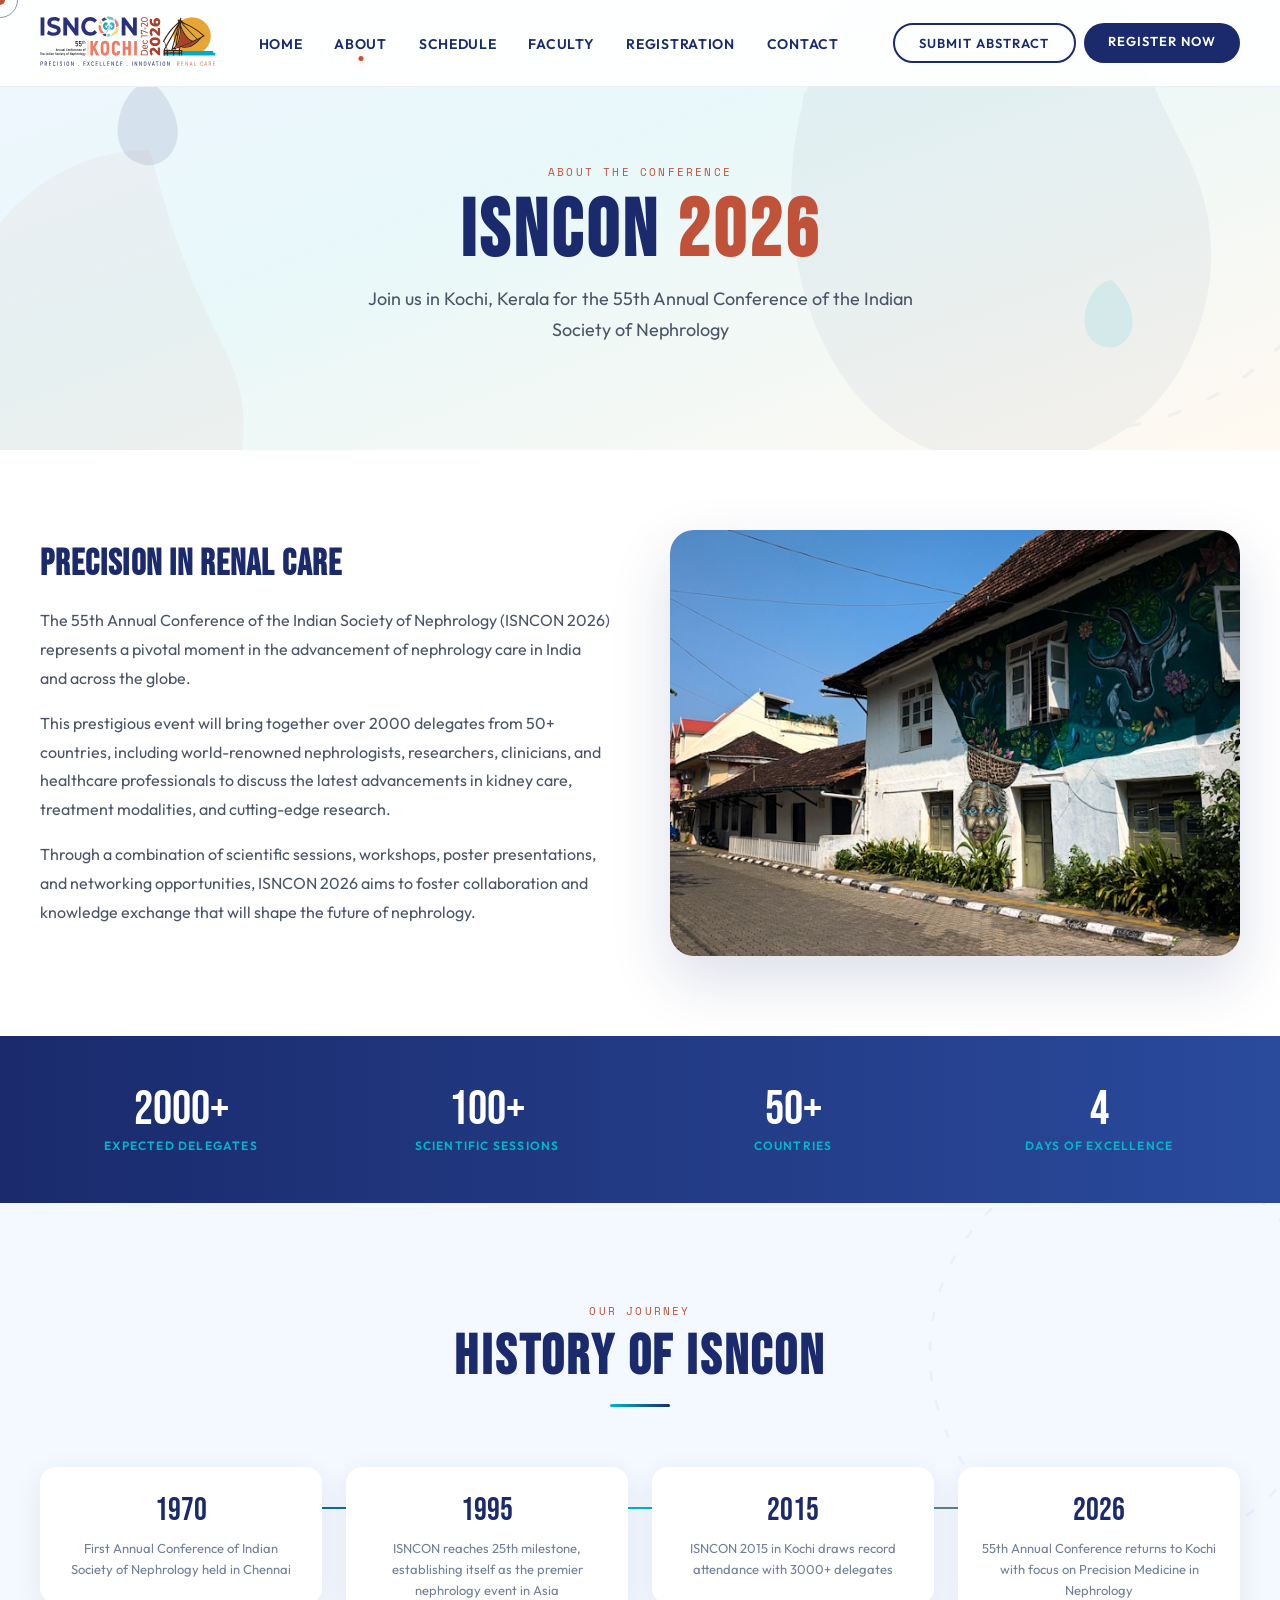
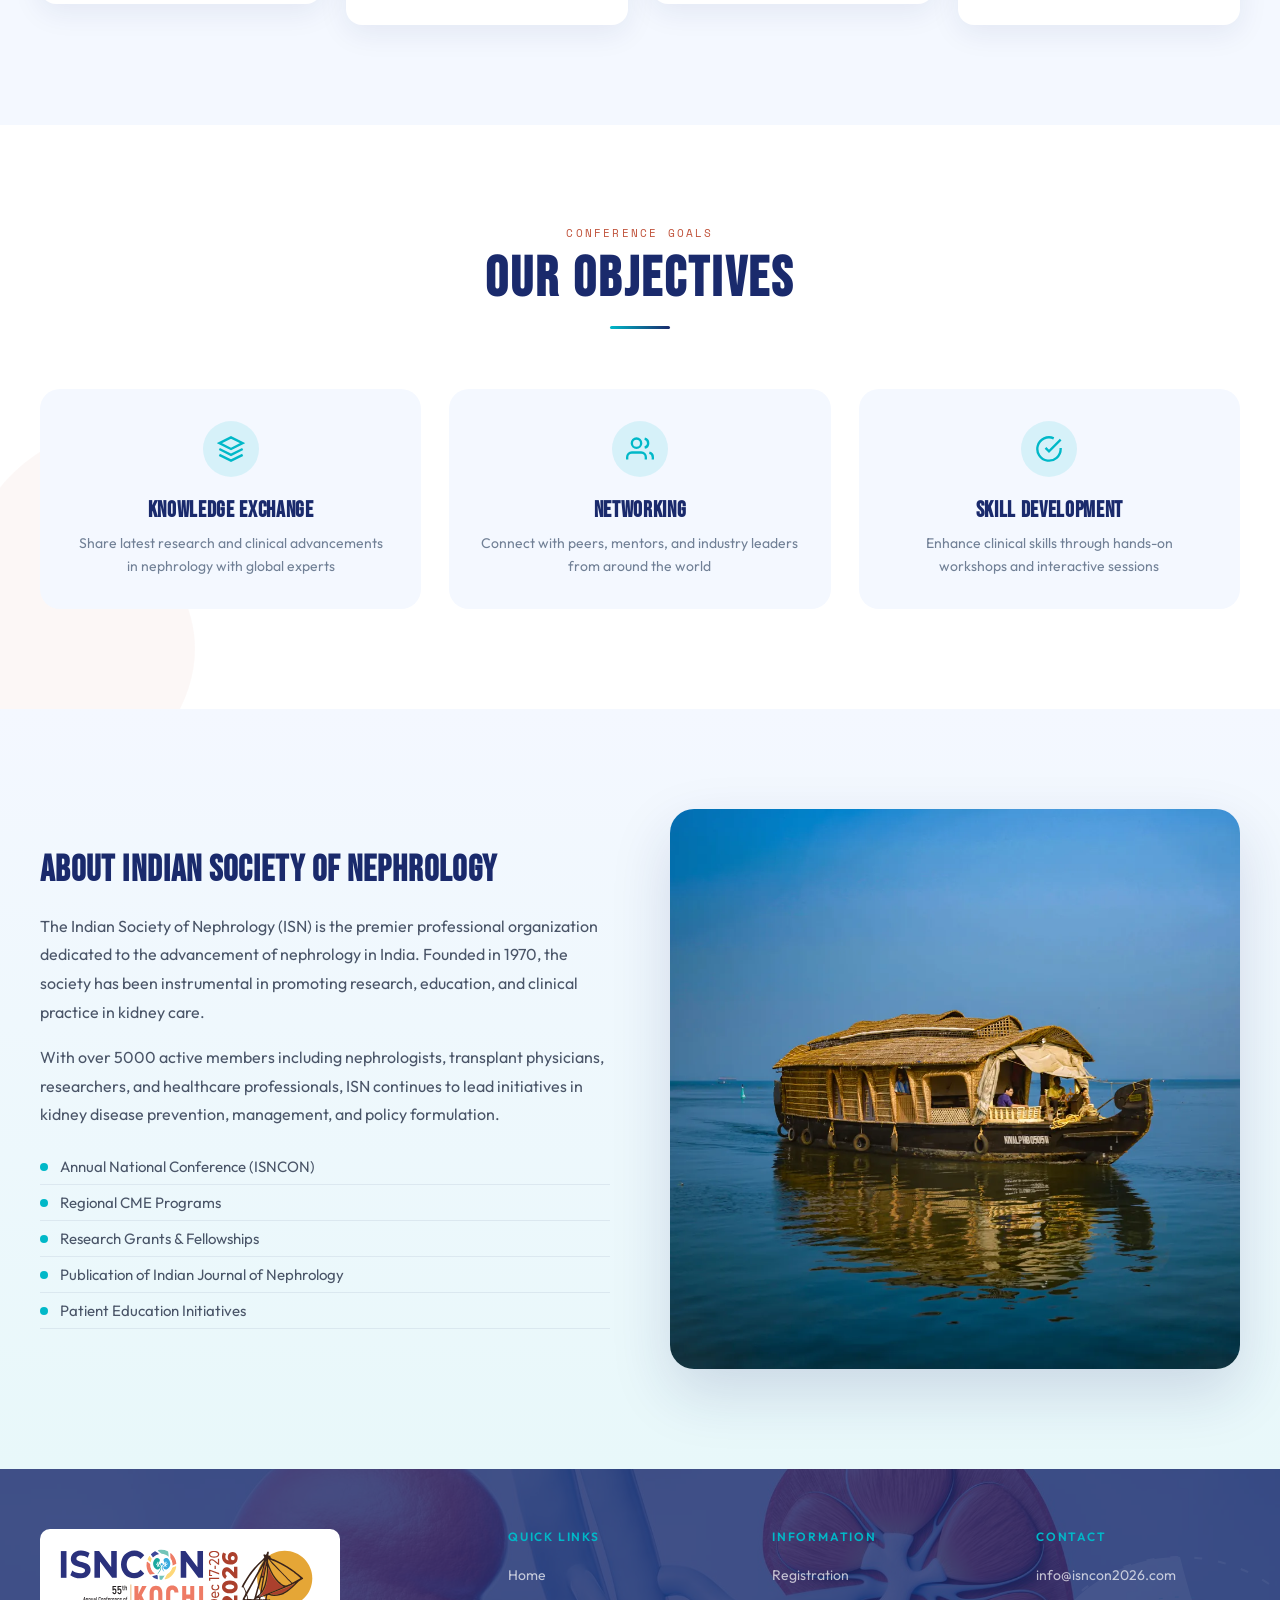
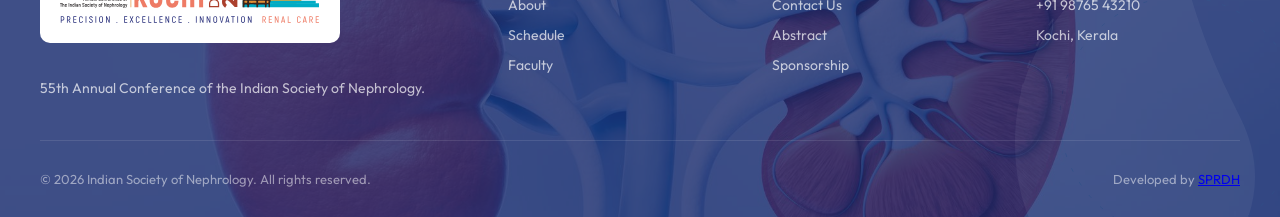
<file: about.html>
<!DOCTYPE html>
<html lang="en">

<head>
	<meta charset="UTF-8">
	<meta name="viewport" content="width=device-width, initial-scale=1.0">
	<title>About | ISNCON 2026 — 55th Annual Conference</title>
	<link rel="icon" type="image/png" href="images/favicon-96x96.png" sizes="96x96" />
	<link rel="icon" type="image/svg+xml" href="images/favicon.svg" />
	<link
		href="https://fonts.googleapis.com/css2?family=Bebas+Neue&family=Outfit:wght@300;400;600;700&family=Space+Mono:ital@0;1&display=swap"
		rel="stylesheet">
	<link rel="stylesheet" href="css/style.css?v=1.0.11">
</head>

<body>
	<div class="cursor" id="cursor"></div>
	<div class="cursor-ring" id="cursorRing"></div>

	<nav class="nav">
		<div class="nav-logo"><a href="index.html"><img src="images/logo.svg" alt="ISNCON" style="height:50px" /></a>
		</div>
		<div class="nav-toggle" onclick="toggleMenu()">
			<span></span><span></span><span></span>
		</div>
		<ul class="nav-links">
			<li><a href="index.html">Home</a></li>
			<li><a href="about.html" class="active">About</a></li>
			<li><a href="schedule.html">Schedule</a></li>
			<li><a href="faculty.html">Faculty</a></li>
			<li><a href="registration.html">Registration</a></li>
			<li><a href="contact.html">Contact</a></li>
		</ul>
		<div class="nav-buttons">
			<a href="registration.html" class="nav-cta nav-cta-secondary">Submit Abstract</a>
			<a href="registration.html" class="nav-cta">Register Now</a>
		</div>
	</nav>

	<section class="page-hero">
		<div class="page-hero-bg">
			<svg class="kidney-bg kidney-bg-1" viewBox="0 0 200 200">
				<path fill="#1a2a6c"
					d="M100 20c-40 0-70 30-80 70-10 45 10 100 60 100 20 0 40-10 50-30 10-20 10-40 0-60-10-20-20-40-30-80z" />
				<circle cx="100" cy="100" r="80" stroke="#1a2a6c" stroke-width="1" fill="none" stroke-dasharray="4 8" />
			</svg>
			<svg class="kidney-bg kidney-bg-2" viewBox="0 0 200 200">
				<path fill="#c0523a"
					d="M100 20c-40 0-70 30-80 70-10 45 10 100 60 100 20 0 40-10 50-30 10-20 10-40 0-60-10-20-20-40-30-80z" />
			</svg>
			<svg class="kidney-float kidney-float-1" viewBox="0 0 64 64">
				<path fill="#1a2a6c"
					d="M32 8c-8 0-16 8-20 20-4 12-2 24 6 30 6 4 14 6 20 2 8-4 12-14 10-24-2-12-10-22-16-28z" />
			</svg>
			<svg class="kidney-float kidney-float-2" viewBox="0 0 64 64">
				<path fill="#00b8c8"
					d="M32 8c-8 0-16 8-20 20-4 12-2 24 6 30 6 4 14 6 20 2 8-4 12-14 10-24-2-12-10-22-16-28z" />
			</svg>
		</div>
		<div class="page-hero-content">
			<div class="page-hero-label">About the Conference</div>
			<h1 class="page-hero-title">ISNCON <span>2026</span></h1>
			<p class="page-hero-desc">Join us in Kochi, Kerala for the 55th Annual Conference of the Indian Society of
				Nephrology</p>
		</div>
	</section>

	<section class="about-intro">
		<div class="container">
			<div class="about-intro-grid">
				<div class="about-intro-content reveal">
					<h2>Precision in Renal Care</h2>
					<p>The 55th Annual Conference of the Indian Society of Nephrology (ISNCON 2026) represents a pivotal
						moment in the advancement of nephrology care in India and across the globe.</p>
					<p>This prestigious event will bring together over 2000 delegates from 50+ countries, including
						world-renowned nephrologists, researchers, clinicians, and healthcare professionals to discuss
						the latest advancements in kidney care, treatment modalities, and cutting-edge research.</p>
					<p>Through a combination of scientific sessions, workshops, poster presentations, and networking
						opportunities, ISNCON 2026 aims to foster collaboration and knowledge exchange that will shape
						the future of nephrology.</p>
				</div>
				<div class="about-intro-image reveal"><img src="images/fort-kochi.jpg" alt="ISNCON Conference" /></div>
			</div>
		</div>
	</section>

	<div class="stats-grid">
		<div class="stat-item reveal">
			<div class="stat-num">2000+</div>
			<div class="stat-label">Expected Delegates</div>
		</div>
		<div class="stat-item reveal" style="transition-delay:0.1s">
			<div class="stat-num">100+</div>
			<div class="stat-label">Scientific Sessions</div>
		</div>
		<div class="stat-item reveal" style="transition-delay:0.2s">
			<div class="stat-num">50+</div>
			<div class="stat-label">Countries</div>
		</div>
		<div class="stat-item reveal" style="transition-delay:0.3s">
			<div class="stat-num">4</div>
			<div class="stat-label">Days of Excellence</div>
		</div>
	</div>

	<section class="history">
		<div class="section-bg">
			<svg class="section-kidney section-kidney-1" viewBox="0 0 200 200">
				<circle cx="100" cy="100" r="80" stroke="#1a2a6c" stroke-width="1" fill="none" stroke-dasharray="4 8" />
			</svg>
		</div>
		<div class="container">
			<div class="section-header reveal">
				<div class="section-label">Our Journey</div>
				<h2 class="section-title">History of ISNCON</h2>
				<div class="section-divider"></div>
			</div>
			<div class="timeline">
				<div class="timeline-item reveal">
					<div class="timeline-content">
						<div class="timeline-year">1970</div>
						<div class="timeline-desc">First Annual Conference of Indian Society of Nephrology held in
							Chennai</div>
					</div>
				</div>
				<div class="timeline-item reveal">
					<div class="timeline-content">
						<div class="timeline-year">1995</div>
						<div class="timeline-desc">ISNCON reaches 25th milestone, establishing itself as the premier
							nephrology event in Asia</div>
					</div>
				</div>
				<div class="timeline-item reveal">
					<div class="timeline-content">
						<div class="timeline-year">2015</div>
						<div class="timeline-desc">ISNCON 2015 in Kochi draws record attendance with 3000+ delegates
						</div>
					</div>
				</div>
				<div class="timeline-item reveal">
					<div class="timeline-content">
						<div class="timeline-year">2026</div>
						<div class="timeline-desc">55th Annual Conference returns to Kochi with focus on Precision
							Medicine in Nephrology</div>
					</div>
				</div>
			</div>
		</div>
	</section>

	<section class="objectives">
		<div class="section-bg">
			<svg class="section-kidney section-kidney-2" viewBox="0 0 200 200">
				<path fill="#c0523a"
					d="M100 20c-40 0-70 30-80 70-10 45 10 100 60 100 20 0 40-10 50-30 10-20 10-40 0-60-10-20-20-40-30-80z" />
			</svg>
		</div>
		<div class="container">
			<div class="section-header reveal">
				<div class="section-label">Conference Goals</div>
				<h2 class="section-title">Our Objectives</h2>
				<div class="section-divider"></div>
			</div>
			<div class="objectives-grid">
				<div class="objective-card reveal">
					<div class="objective-icon"><svg viewBox="0 0 24 24" fill="none" stroke="currentColor"
							stroke-width="2">
							<path d="M12 2L2 7l10 5 10-5-10-5zM2 17l10 5 10-5M2 12l10 5 10-5" />
						</svg></div>
					<h3>Knowledge Exchange</h3>
					<p>Share latest research and clinical advancements in nephrology with global experts</p>
				</div>
				<div class="objective-card reveal" style="transition-delay:0.1s">
					<div class="objective-icon"><svg viewBox="0 0 24 24" fill="none" stroke="currentColor"
							stroke-width="2">
							<path d="M17 21v-2a4 4 0 0 0-4-4H5a4 4 0 0 0-4 4v2" />
							<circle cx="9" cy="7" r="4" />
							<path d="M23 21v-2a4 4 0 0 0-3-3.87M16 3.13a4 4 0 0 1 0 7.75" />
						</svg></div>
					<h3>Networking</h3>
					<p>Connect with peers, mentors, and industry leaders from around the world</p>
				</div>
				<div class="objective-card reveal" style="transition-delay:0.2s">
					<div class="objective-icon"><svg viewBox="0 0 24 24" fill="none" stroke="currentColor"
							stroke-width="2">
							<path d="M22 11.08V12a10 10 0 1 1-5.93-9.14" />
							<polyline points="22 4 12 14.01 9 11.01" />
						</svg></div>
					<h3>Skill Development</h3>
					<p>Enhance clinical skills through hands-on workshops and interactive sessions</p>
				</div>
			</div>
		</div>
	</section>

	<section class="isn-section">
		<div class="container">
			<div class="isn-content">
				<div class="isn-info reveal">
					<h2>About Indian Society of Nephrology</h2>
					<p>The Indian Society of Nephrology (ISN) is the premier professional organization dedicated to the
						advancement of nephrology in India. Founded in 1970, the society has been instrumental in
						promoting research, education, and clinical practice in kidney care.</p>
					<p>With over 5000 active members including nephrologists, transplant physicians, researchers, and
						healthcare professionals, ISN continues to lead initiatives in kidney disease prevention,
						management, and policy formulation.</p>
					<ul class="isn-features">
						<li>Annual National Conference (ISNCON)</li>
						<li>Regional CME Programs</li>
						<li>Research Grants & Fellowships</li>
						<li>Publication of Indian Journal of Nephrology</li>
						<li>Patient Education Initiatives</li>
					</ul>
				</div>
				<div class="isn-image reveal"><img src="images/house-boat.webp" alt="Indian Society of Nephrology" />
				</div>
			</div>
		</div>
	</section>

	<footer class="footer">
		<svg class="footer-kidney" viewBox="0 0 200 200">
			<path fill="#fff"
				d="M100 20c-40 0-70 30-80 70-10 45 10 100 60 100 20 0 40-10 50-30 10-20 10-40 0-60-10-20-20-40-30-80z" />
			<circle cx="100" cy="100" r="80" stroke="#fff" stroke-width="1" fill="none" stroke-dasharray="4 8" />
			<circle cx="100" cy="100" r="60" stroke="#00b8c8" stroke-width="0.5" fill="none" stroke-dasharray="2 6" />
		</svg>
		<div class="footer-grid">
			<div class="footer-brand">
				<img src="images/logo.svg" alt="55th Annual Conference of the Indian Society of Nephrology.">
				<p>55th Annual Conference of the Indian Society of Nephrology.</p>
			</div>
			<div class="footer-col">
				<h4>Quick Links</h4>
				<ul>
					<li><a href="index.html">Home</a></li>
					<li><a href="about.html">About</a></li>
					<li><a href="schedule.html">Schedule</a></li>
					<li><a href="faculty.html">Faculty</a></li>
				</ul>
			</div>
			<div class="footer-col">
				<h4>Information</h4>
				<ul>
					<li><a href="registration.html">Registration</a></li>
					<li><a href="contact.html">Contact Us</a></li>
					<li><a href="#">Abstract</a></li>
					<li><a href="#">Sponsorship</a></li>
				</ul>
			</div>
			<div class="footer-col">
				<h4>Contact</h4>
				<ul>
					<li><a href="mailto:info@isncon2026.com">info@isncon2026.com</a></li>
					<li><a href="#">+91 98765 43210</a></li>
					<li><a href="#">Kochi, Kerala</a></li>
				</ul>
			</div>
		</div>
		<div class="footer-bottom">
			<p>&copy; 2026 Indian Society of Nephrology. All rights reserved.</p>
			<p>Developed by <a href="https://www.sprdh.com">SPRDH</a></p>
		</div>
	</footer>

	<script>
		function toggleMenu() { 
			document.querySelector('.nav-links').classList.toggle('active'); 
			document.querySelector('.nav-buttons').classList.toggle('active'); 
			document.querySelector('.nav-toggle').classList.toggle('active');
			document.body.style.overflow = document.body.style.overflow === 'hidden' ? '' : 'hidden';
		}
		const cursorEl = document.getElementById('cursor'), ringEl = document.getElementById('cursorRing'); let mx = 0, my = 0, rx = 0, ry = 0; document.addEventListener('mousemove', e => { mx = e.clientX; my = e.clientY }); (function tick() { cursorEl.style.left = mx + 'px'; cursorEl.style.top = my + 'px'; rx += (mx - rx) * .12; ry += (my - ry) * .12; ringEl.style.left = rx + 'px'; ringEl.style.top = ry + 'px'; requestAnimationFrame(tick) })();
		const revealElements = document.querySelectorAll('.reveal'); function checkReveal() { const wh = window.innerHeight; revealElements.forEach(el => { if (el.getBoundingClientRect().top < wh - 100) el.classList.add('active') }) } window.addEventListener('scroll', checkReveal); checkReveal();
	</script>
</body>

</html>
</file>
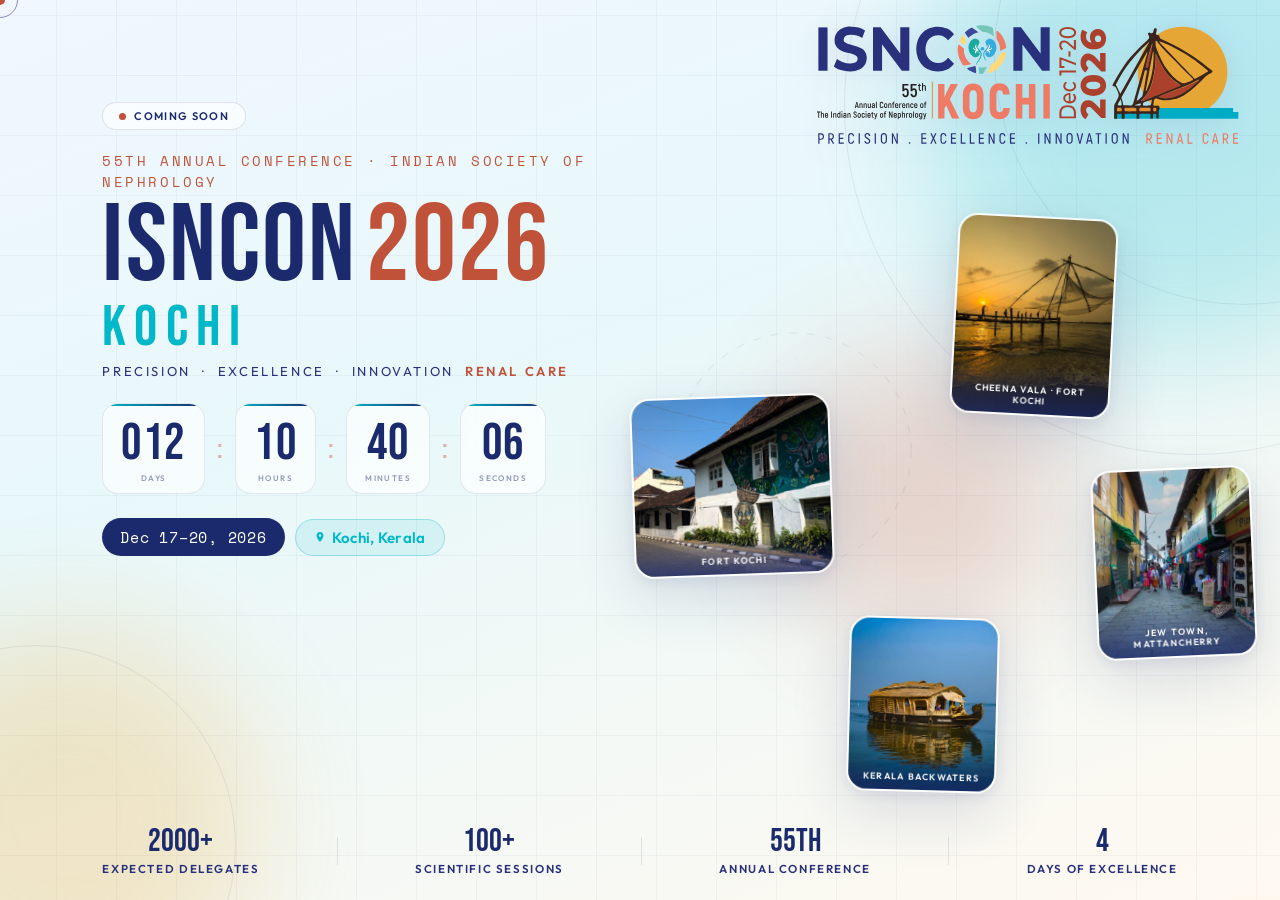
<file: comingsoon.html>
<!DOCTYPE html>
<html lang="en">

<head>
	<meta charset="UTF-8">
	<meta name="viewport" content="width=device-width, initial-scale=1.0">
	<title>ISNCON 2026 — December 17 - 20 at Kochi, Kerala - 55th Annual Conference · Indian Society of Nephrology</title>
	<link rel="icon" type="image/png" href="images/favicon-96x96.png" sizes="96x96" />
	<link rel="icon" type="image/svg+xml" href="images/favicon.svg" />
	<link rel="shortcut icon" href="images/favicon.ico" />
	<link rel="apple-touch-icon" sizes="180x180" href="images/apple-touch-icon.png" />
	<meta name="apple-mobile-web-app-title" content="ISNCON 2026" />
	<link rel="manifest" href="images/site.webmanifest" />
	<meta property="og:image" content="images/logo.jpg" />
	<meta property="og:image:width" content="1200" />
	<meta property="og:image:height" content="848" />
	<meta property="og:type" content="website" />
	<meta property="og:url" content="https://isnconkochi.com/" />
	<meta property="og:title" content="ISNCON 2026 — December 17 - 20 at Kochi, Kerala - 55th Annual Conference · Indian Society of Nephrology" />
	<meta property="og:description" content="Join us December 17-20, 2026 in Kochi, Kerala for the 55th Annual Conference of the Indian Society of Nephrology." />
	<link
		href="https://fonts.googleapis.com/css2?family=Bebas+Neue&family=Outfit:wght@300;400;600;700&family=Space+Mono:ital@0;1&display=swap"
		rel="stylesheet">
	<style>
		*,
		*::before,
		*::after {
			margin: 0;
			padding: 0;
			box-sizing: border-box;
		}

		:root {
			--navy: #1a2a6c;
			--coral: #c0523a;
			--amber: #e8a020;
			--teal: #00b8c8;
			--light: #f4f8ff;
			--glass: rgba(255, 255, 255, 0.65);
		}

		html,
		body {
			height: 100%;
			overflow: hidden;
			font-family: 'Outfit', sans-serif;
			background: var(--light);
			cursor: none;
		}

		@media (hover: none) {

			html,
			body {
				cursor: auto;
			}
		}

		/* ── Custom cursor ── */
		.cursor,
		.cursor-ring {
			position: fixed;
			border-radius: 50%;
			pointer-events: none;
			transform: translate(-50%, -50%);
		}

		.cursor {
			width: 10px;
			height: 10px;
			background: var(--coral);
			z-index: 9999;
			transition: transform .08s;
		}

		.cursor-ring {
			width: 36px;
			height: 36px;
			border: 1.5px solid var(--navy);
			z-index: 9998;
			opacity: .5;
			transition: transform .18s;
		}

		@media (hover: none) {

			.cursor,
			.cursor-ring {
				display: none;
			}
		}

		/* ── Scene ── */
		.scene {
			position: fixed;
			inset: 0;
			overflow: hidden;
			background: linear-gradient(160deg, #f0f7ff 0%, #e8f8fa 40%, #fff9f0 100%);
		}

		/* ── Parallax layers ── */
		.layer {
			position: absolute;
			inset: -5%;
			width: 110%;
			height: 110%;
			will-change: transform;
		}

		.grid-layer {
			background-image:
				linear-gradient(to right, rgba(26, 42, 108, 0.04) 1px, transparent 1px),
				linear-gradient(to bottom, rgba(26, 42, 108, 0.04) 1px, transparent 1px);
			background-size: 60px 60px;
		}

		/* Blobs */
		.blob {
			position: absolute;
			border-radius: 50%;
			filter: blur(60px);
			opacity: .22;
		}

		.blob-1 {
			width: 500px;
			height: 500px;
			background: var(--teal);
			top: -100px;
			right: -80px;
		}

		.blob-2 {
			width: 380px;
			height: 380px;
			background: var(--amber);
			bottom: -60px;
			left: -60px;
		}

		.blob-3 {
			width: 280px;
			height: 280px;
			background: var(--coral);
			top: 40%;
			left: 60%;
		}

		/* Rings */
		.ring {
			position: absolute;
			border-radius: 50%;
			border: 1px solid rgba(26, 42, 108, 0.08);
		}

		.ring-1 {
			width: 700px;
			height: 700px;
			top: -200px;
			right: -200px;
		}

		.ring-2 {
			width: 500px;
			height: 500px;
			top: -150px;
			right: -150px;
		}

		.ring-3 {
			width: 400px;
			height: 400px;
			bottom: -100px;
			left: -100px;
		}

		/* Particles */
		.particles {
			position: absolute;
			inset: 0;
			overflow: hidden;
			pointer-events: none;
		}

		.particle {
			position: absolute;
			border-radius: 50%;
			animation: floatUp linear infinite;
			opacity: 0;
		}

		@keyframes floatUp {
			0% {
				transform: translateY(0) scale(1);
				opacity: 0;
			}

			10% {
				opacity: 1;
			}

			90% {
				opacity: .6;
			}

			100% {
				transform: translateY(-100vh) scale(.5);
				opacity: 0;
			}
		}

		/* Kidney ring */
		.kidney-ring {
			position: absolute;
			right: 38%;
			top: 50%;
			transform: translate(50%, -50%);
			width: 260px;
			height: 260px;
			pointer-events: none;
			z-index: 5;
			animation: spinSlow 30s linear infinite;
			opacity: .06;
		}

		@keyframes spinSlow {
			to {
				transform: translate(50%, -50%) rotate(360deg);
			}
		}

		/* ── Image cards ── */
		.img-card {
			position: absolute;
			border-radius: 20px;
			overflow: hidden;
			box-shadow: 0 20px 60px rgba(26, 42, 108, .14), 0 4px 16px rgba(26, 42, 108, .08);
			border: 2px solid rgba(255, 255, 255, .85);
			z-index: 8;
			pointer-events: none;
			will-change: transform;
			animation: cardReveal 1s ease both;
		}

		.img-card img {
			width: 100%;
			height: 100%;
			object-fit: cover;
			display: block;
		}

		.img-card-label {
			position: absolute;
			bottom: 0;
			left: 0;
			right: 0;
			background: linear-gradient(to top, rgba(26, 42, 108, .75), transparent);
			color: #fff;
			font-size: 9px;
			font-weight: 600;
			letter-spacing: .14em;
			text-transform: uppercase;
			padding: 18px 10px 8px;
			text-align: center;
		}

		@keyframes cardReveal {
			from {
				opacity: 0;
				transform: translateY(30px) scale(.95);
			}

			to {
				opacity: 1;
			}
		}

		/* Desktop card positions */
		.img-card-1 {
			width: 190px;
			height: 240px;
			top: 22%;
			right: 13%;
			transform: rotate(3deg);
			animation-delay: .3s;
		}

		.img-card-2 {
			width: 160px;
			height: 190px;
			top: 52%;
			right: 2%;
			transform: rotate(-2.5deg);
			animation-delay: .5s;
		}

		.img-card-3 {
			width: 150px;
			height: 175px;
			bottom: 12%;
			right: 22%;
			transform: rotate(1.5deg);
			animation-delay: .7s;
		}

		.img-card-4 {
			width: 150px;
			height: 160px;
			top: 12%;
			right: 35%;
			transform: rotate(-3deg);
			animation-delay: .9s;
			opacity: .85;
		}

		.img-card-5 {
			width: 200px;
			height: 180px;
			top: 44%;
			right: 35%;
			transform: rotate(-2deg);
			animation-delay: 1.1s;
			opacity: .85;
		}

		/* ── Logo ── */
		.logo-img {
			position: fixed;
			top: 24px;
			right: 40px;
			height: 120px;
			z-index: 100;
			pointer-events: none;
			animation: fadeSlide 1s .4s ease both;
			filter: drop-shadow(0 4px 16px rgba(26, 42, 108, .1));
		}

		/* ── Main content ── */
		.content {
			position: relative;
			z-index: 10;
			height: 100vh;
			max-width: 62%;
			display: flex;
			flex-direction: column;
			justify-content: center;
			padding: 0 8vw;
			pointer-events: none;
		}

		/* Badge */
		.badge {
			display: inline-flex;
			align-items: center;
			gap: 8px;
			background: var(--glass);
			backdrop-filter: blur(12px);
			border: 1px solid rgba(26, 42, 108, .12);
			border-radius: 100px;
			padding: 6px 16px;
			font-size: 11px;
			font-weight: 600;
			letter-spacing: .12em;
			text-transform: uppercase;
			color: var(--navy);
			margin-bottom: 20px;
			width: fit-content;
			pointer-events: auto;
			animation: fadeSlide .8s ease both;
		}

		.badge-dot {
			width: 7px;
			height: 7px;
			background: var(--coral);
			border-radius: 50%;
			animation: pulse 2s ease infinite;
		}

		@keyframes pulse {

			0%,
			100% {
				transform: scale(1);
				opacity: 1
			}

			50% {
				transform: scale(1.5);
				opacity: .6
			}
		}

		/* Title */
		.title-block {
			animation: fadeSlide .8s .15s ease both;
		}

		.label-small {
			font-family: 'Space Mono', monospace;
			font-size: clamp(10px, 1.2vw, 14px);
			letter-spacing: .18em;
			color: var(--coral);
			text-transform: uppercase;
			margin-bottom: 6px;
		}

		.isncon-logo {
			display: flex;
			align-items: baseline;
			flex-wrap: wrap;
			margin-bottom: 2px;
		}

		.logo-isncon {
			font-family: 'Bebas Neue', sans-serif;
			font-size: clamp(52px, 9vw, 110px);
			color: var(--navy);
			line-height: .9;
			letter-spacing: .02em;
		}

		.logo-year {
			font-family: 'Bebas Neue', sans-serif;
			font-size: clamp(52px, 9vw, 110px);
			color: var(--coral);
			line-height: .9;
			letter-spacing: .02em;
			margin-left: 8px;
		}

		.kochi-text {
			font-family: 'Bebas Neue', sans-serif;
			font-size: clamp(28px, 4.5vw, 64px);
			color: var(--teal);
			letter-spacing: .15em;
			line-height: 1;
			margin-bottom: 6px;
		}

		.tagline {
			font-size: clamp(10px, 1.1vw, 13px);
			font-weight: 400;
			letter-spacing: .2em;
			color: #2a317c;
			text-transform: uppercase;
			margin-bottom: 24px;
		}

		.tagline span {
			color: var(--coral);
			font-weight: 600;
		}

		/* Countdown */
		.countdown {
			display: flex;
			gap: 12px;
			flex-wrap: wrap;
			animation: fadeSlide .8s .4s ease both;
			pointer-events: auto;
			margin-bottom: 24px;
		}

		.count-unit {
			display: flex;
			flex-direction: column;
			align-items: center;
			background: var(--glass);
			backdrop-filter: blur(16px);
			border: 1px solid rgba(26, 42, 108, .1);
			border-radius: 16px;
			padding: 14px 18px 10px;
			min-width: 72px;
			position: relative;
			overflow: hidden;
			transition: transform .2s, box-shadow .2s;
		}

		.count-unit:hover {
			transform: translateY(-3px);
			box-shadow: 0 12px 32px rgba(26, 42, 108, .1);
		}

		.count-unit::before {
			content: '';
			position: absolute;
			top: 0;
			left: 0;
			right: 0;
			height: 2px;
			background: linear-gradient(90deg, var(--teal), var(--navy));
		}

		.count-num {
			font-family: 'Bebas Neue', sans-serif;
			font-size: clamp(34px, 4vw, 52px);
			color: var(--navy);
			line-height: 1;
			letter-spacing: .03em;
		}

		.count-label {
			font-size: 8px;
			font-weight: 600;
			letter-spacing: .18em;
			color: rgba(26, 42, 108, .45);
			text-transform: uppercase;
			margin-top: 4px;
		}

		.count-sep {
			font-family: 'Bebas Neue', sans-serif;
			font-size: 30px;
			color: var(--coral);
			align-self: center;
			opacity: .4;
			animation: blink 1s step-end infinite;
		}

		@keyframes blink {

			0%,
			100% {
				opacity: .4
			}

			50% {
				opacity: .05
			}
		}

		/* Date strip */
		.date-strip {
			display: flex;
			align-items: center;
			gap: 10px;
			flex-wrap: wrap;
			animation: fadeSlide .8s .55s ease both;
			pointer-events: auto;
		}

		.date-pill {
			background: var(--navy);
			color: #fff;
			font-family: 'Space Mono', monospace;
			font-size: clamp(11px, 1.3vw, 15px);
			padding: 8px 18px;
			border-radius: 100px;
			letter-spacing: .05em;
			white-space: nowrap;
		}

		.venue-pill {
			display: flex;
			align-items: center;
			gap: 6px;
			background: rgba(0, 184, 200, .1);
			border: 1px solid rgba(0, 184, 200, .3);
			color: var(--teal);
			font-size: clamp(11px, 1.3vw, 15px);
			font-weight: 600;
			padding: 8px 18px;
			border-radius: 100px;
			letter-spacing: .02em;
			white-space: nowrap;
		}

		@keyframes fadeSlide {
			from {
				opacity: 0;
				transform: translateY(24px);
			}

			to {
				opacity: 1;
				transform: translateY(0);
			}
		}

		/* ── Stats bar ── */
		.stats {
			position: fixed;
			bottom: 24px;
			left: 8vw;
			right: 8vw;
			display: flex;
			justify-content: space-between;
			align-items: center;
			pointer-events: none;
			z-index: 20;
			animation: fadeSlide .8s .7s ease both;
		}

		.stat-item {
			display: flex;
			flex-direction: column;
			align-items: center;
			gap: 3px;
		}

		.stat-num {
			font-family: 'Bebas Neue', sans-serif;
			font-size: clamp(20px, 2.5vw, 32px);
			color: var(--navy);
			line-height: 1;
		}

		.stat-label {
			font-size: clamp(8px, .9vw, 12px);
			font-weight: 600;
			letter-spacing: .14em;
			color: #2a317c;
			text-transform: uppercase;
			text-align: center;
		}

		.stat-div {
			width: 1px;
			height: 28px;
			background: rgba(26, 42, 108, .1);
		}

		/* ══════════════════════════════════════
     TABLET  ≤ 1024px
  ══════════════════════════════════════ */
		@media all and (max-width: 1280px){
			.img-card-4{
				display: none;
			}
			.content{
				justify-content: start;
				padding-top: 8%;
			}
			.img-card-1 {
				width: 160px;
				height: 200px;
				top: 24%;
			}
		}
		@media (max-width: 1024px) {
			.content {
				max-width: 100%;
				padding: 0 6vw;
				padding-top: 110px;
			}

			.img-card-1 {
				width: 140px;
				height: 175px;
				top: auto;
				bottom: 16%;
				right: 3%;
			}

			.img-card-2 {
				width: 130px;
				height: 155px;
				top: auto;
				bottom: 19%;
				right: 20%;
			}

			.img-card-3 {
				width: 130px;
				height: 155px;
				top: auto;
				bottom: 43%;
				right: 20%;
			}

			.img-card-4 {
				width: 120px;
				height: 135px;
				top: 8%;
				right: 3%;
				transform: rotate(-2deg);
			}

			.img-card-5 {
				display: none;
			}

			.kidney-ring {
				right: 50%;
				opacity: .04;
			}

			.logo-img {
				height: 100px;
				right: 20px;
				top: 16px;
			}

			.stats {
				left: 4vw;
				right: 4vw;
			}
		}

		/* ══════════════════════════════════════
     MOBILE  ≤ 640px
  ══════════════════════════════════════ */
		@media (max-width: 640px) {

			html,
			body {
				overflow-y: auto;
			}

			.content {
				max-width: 100%;
				height: auto;
				min-height: 100dvh;
				padding: 140px 6vw 148px;
				justify-content: flex-start;
			}

			/* Hide most cards; show two small ones tucked bottom-right */
			.img-card {
				display: none;
			}

			.img-card-1,
			.img-card-2,
			.img-card-3,
			.img-card-4 {
				display: block;
			}

			.img-card-1 {
				width: 100px;
				height: 120px;
				bottom: 120px;
				top: auto;
				right: 4%;
				transform: rotate(3deg);
				animation-delay: .4s;
			}

			.img-card-2 {
				width: 100px;
				height: 120px;
				bottom: 120px;
				top: auto;
				right: calc(4% + 110px);
				transform: rotate(-2deg);
				animation-delay: .6s;
			}

			.img-card-3 {
				width: 100px;
				height: 120px;
				bottom: 120px;
				top: auto;
				right: calc(4% + 220px);
				transform: rotate(2deg);
				animation-delay: .8s;
			}

			.img-card-4 {
				width: 100px;
				height: 120px;
				bottom: 120px;
				top: auto;
				right: calc(4% + 330px);
				transform: rotate(-3deg);
				animation-delay: 1s;
			}

			.kidney-ring {
				display: none;
			}

			.logo-img {
				height: 80px;
				right: 14px;
				top: 30px;
			}

			.badge {
				font-size: 10px;
				padding: 5px 12px;
				margin-bottom: 14px;
			}

			.tagline {
				font-size: 9px;
				letter-spacing: .13em;
				margin-bottom: 16px;
			}

			.countdown {
				gap: 8px;
				margin-bottom: 18px;
			}

			.count-unit {
				padding: 10px 12px 8px;
				min-width: 58px;
				border-radius: 12px;
			}

			.count-num {
				font-size: 30px;
			}

			.count-sep {
				font-size: 24px;
			}

			.count-label {
				font-size: 7px;
			}

			.date-strip {
				gap: 8px;
			}

			.date-pill,
			.venue-pill {
				font-size: 11px;
				padding: 7px 13px;
			}

			/* Frosted stats bar pinned to bottom */
			.stats {
				left: 0;
				right: 0;
				bottom: 0;
				padding: 10px 5vw 14px;
				background: rgba(255, 255, 255, .88);
				backdrop-filter: blur(14px);
				border-top: 1px solid rgba(26, 42, 108, .07);
				justify-content: space-around;
			}

			.stat-div {
				display: none;
			}

			.stat-num {
				font-size: 20px;
			}

			.stat-label {
				font-size: 8px;
				letter-spacing: .09em;
			}
		}

		/* ══════════════════════════════════════
     VERY SMALL  ≤ 380px
  ══════════════════════════════════════ */
		@media (max-width: 380px) {

			.logo-isncon,
			.logo-year {
				font-size: 42px;
			}

			.kochi-text {
				font-size: 22px;
			}

			.count-num {
				font-size: 26px;
			}

			.count-unit {
				min-width: 50px;
				padding: 8px 10px 6px;
			}

			.imgCard4 {
				display: none;
			}

			.logo-img {
				height: 46px;
			}
		}
	</style>
</head>

<body>

	<div class="cursor" id="cursor"></div>
	<div class="cursor-ring" id="cursorRing"></div>

	<div class="scene" id="scene">

		<div class="layer grid-layer" data-depth="0.05"></div>

		<div class="layer" data-depth="0.15">
			<div class="blob blob-1"></div>
			<div class="blob blob-2"></div>
			<div class="blob blob-3"></div>
		</div>

		<div class="layer" data-depth="0.08">
			<div class="ring ring-1"></div>
			<div class="ring ring-2"></div>
			<div class="ring ring-3"></div>
		</div>

		<svg class="kidney-ring" viewBox="0 0 200 200" xmlns="http://www.w3.org/2000/svg">
			<circle cx="100" cy="100" r="90" stroke="#1a2a6c" stroke-width="1" fill="none" stroke-dasharray="6 8" />
			<circle cx="100" cy="100" r="70" stroke="#00b8c8" stroke-width=".5" fill="none" stroke-dasharray="3 12" />
		</svg>

		<div class="particles" id="particles"></div>

		<div class="img-card img-card-1" data-depth="0.35" id="imgCard1">
			<img src="images/chinese-net.webp" alt="Chinese Fishing Nets Kochi"
				onerror="this.parentElement.style.background='linear-gradient(135deg,#00b8c8,#1a2a6c)';this.style.display='none'" />
			<div class="img-card-label">Cheena Vala · Fort Kochi</div>
		</div>

		<div class="img-card img-card-2" data-depth="0.45" id="imgCard2">
			<img src="images/mattanchery.jpeg" alt="Jew Town, Mattancherry"
				onerror="this.parentElement.style.background='linear-gradient(135deg,#e8a020,#c0523a)';this.style.display='none'" />
			<div class="img-card-label">Jew Town, Mattancherry</div>
		</div>

		<div class="img-card img-card-3" data-depth="0.3" id="imgCard3">
			<img src="images/house-boat.webp" alt="Kerala Backwaters"
				onerror="this.parentElement.style.background='linear-gradient(135deg,#1a2a6c,#00b8c8)';this.style.display='none'" />
			<div class="img-card-label">Kerala Backwaters</div>
		</div>

		<div class="img-card img-card-4" data-depth="0.2" id="imgCard4">
			<img src="images/kadamakudy.webp" alt="Kadamakudy Islands"
				onerror="this.parentElement.style.background='linear-gradient(135deg,#f4f8ff,#1a2a6c)';this.style.display='none'" />
			<div class="img-card-label">Kadamakudy Islands</div>
		</div>

		<div class="img-card img-card-5" data-depth="0.25" id="imgCard5">
			<img src="images/fort-kochi.jpg" alt="Fort Kochi"
				onerror="this.parentElement.style.background='linear-gradient(135deg,#f4f8ff,#1a2a6c)';this.style.display='none'" />
			<div class="img-card-label">Fort Kochi</div>
		</div>

	</div>

	<!-- Main content -->
	<div class="content" id="mainContent">

		<div class="badge">
			<div class="badge-dot"></div>
			Coming Soon
		</div>

		<div class="title-block">
			<div class="label-small">55th Annual Conference · Indian Society of Nephrology</div>
			<div class="isncon-logo">
				<span class="logo-isncon">ISNCON</span>
				<span class="logo-year">2026</span>
			</div>
			<div class="kochi-text">Kochi</div>
			<div class="tagline">Precision &nbsp;·&nbsp; Excellence &nbsp;·&nbsp; Innovation &nbsp;<span>Renal
					Care</span></div>
		</div>

		<div class="countdown">
			<div class="count-unit">
				<span class="count-num" id="days">000</span>
				<span class="count-label">Days</span>
			</div>
			<div class="count-sep">:</div>
			<div class="count-unit">
				<span class="count-num" id="hours">00</span>
				<span class="count-label">Hours</span>
			</div>
			<div class="count-sep">:</div>
			<div class="count-unit">
				<span class="count-num" id="mins">00</span>
				<span class="count-label">Minutes</span>
			</div>
			<div class="count-sep">:</div>
			<div class="count-unit">
				<span class="count-num" id="secs">00</span>
				<span class="count-label">Seconds</span>
			</div>
		</div>

		<div class="date-strip">
			<div class="date-pill">Dec 17–20, 2026</div>
			<div class="venue-pill">
				<svg width="12" height="12" viewBox="0 0 24 24" fill="currentColor">
					<path
						d="M12 2C8.13 2 5 5.13 5 9c0 5.25 7 13 7 13s7-7.75 7-13c0-3.87-3.13-7-7-7zm0 9.5c-1.38 0-2.5-1.12-2.5-2.5s1.12-2.5 2.5-2.5 2.5 1.12 2.5 2.5-1.12 2.5-2.5 2.5z" />
				</svg>
				Kochi, Kerala
			</div>
		</div>

	</div>

	<!-- Logo top-right -->
	<img src="images/logo.svg" class="logo-img" alt="ISNCON Logo" onerror="this.src='ISNCON_Logo-02.png'" />

	<!-- Stats bar -->
	<div class="stats">
		<div class="stat-item">
			<span class="stat-num">2000+</span>
			<span class="stat-label">Expected Delegates</span>
		</div>
		<div class="stat-div"></div>
		<div class="stat-item">
			<span class="stat-num">100+</span>
			<span class="stat-label">Scientific Sessions</span>
		</div>
		<div class="stat-div"></div>
		<div class="stat-item">
			<span class="stat-num">55th</span>
			<span class="stat-label">Annual Conference</span>
		</div>
		<div class="stat-div"></div>
		<div class="stat-item">
			<span class="stat-num">4</span>
			<span class="stat-label">Days of Excellence</span>
		</div>
	</div>

	<script>
		/* ── Cursor ── */
		const cursorEl = document.getElementById('cursor');
		const ringEl = document.getElementById('cursorRing');
		let mx = 0, my = 0, rx = 0, ry = 0;
		document.addEventListener('mousemove', e => { mx = e.clientX; my = e.clientY; });
		(function tick() {
			cursorEl.style.left = mx + 'px'; cursorEl.style.top = my + 'px';
			rx += (mx - rx) * .12; ry += (my - ry) * .12;
			ringEl.style.left = rx + 'px'; ringEl.style.top = ry + 'px';
			requestAnimationFrame(tick);
		})();

		/* ── Parallax (pointer devices only) ── */
		if (window.matchMedia('(hover: hover)').matches) {
			const layers = document.querySelectorAll('[data-depth]');
			const content = document.getElementById('mainContent');
			const cx = innerWidth / 2, cy = innerHeight / 2;
			const rots = { imgCard1: 3, imgCard2: -2.5, imgCard3: 1.5, imgCard4: -3, imgCard5: -2 };

			document.addEventListener('mousemove', e => {
				const dx = (e.clientX - cx) / cx;
				const dy = (e.clientY - cy) / cy;
				layers.forEach(l => {
					const d = parseFloat(l.dataset.depth);
					const id = l.id;
					if (id && rots[id] !== undefined) {
						l.style.transform =
							`translate(${dx * d * 55}px,${dy * d * 55}px) rotate(${rots[id] + dx * 1.5}deg)`;
					} else {
						l.style.transform = `translate(${dx * d * 40}px,${dy * d * 40}px)`;
					}
				});
				content.style.transform = `translate(${dx * 5}px,${dy * 3}px)`;
			});
		}

		/* ── Countdown ── */
		function tick() {
			const diff = new Date('2026-12-17T08:00:00') - Date.now();
			if (diff <= 0) return;
			const d = Math.floor(diff / 86400000);
			const h = Math.floor(diff % 86400000 / 3600000);
			const m = Math.floor(diff % 3600000 / 60000);
			const s = Math.floor(diff % 60000 / 1000);
			document.getElementById('days').textContent = String(d).padStart(3, '0');
			document.getElementById('hours').textContent = String(h).padStart(2, '0');
			document.getElementById('mins').textContent = String(m).padStart(2, '0');
			document.getElementById('secs').textContent = String(s).padStart(2, '0');
		}
		tick(); setInterval(tick, 1000);

		/* ── Particles ── */
		const pc = document.getElementById('particles');
		const colors = ['#1a2a6c', '#00b8c8', '#c0523a', '#e8a020'];
		for (let i = 0; i < 28; i++) {
			const p = document.createElement('div');
			p.className = 'particle';
			const sz = Math.random() * 5 + 2;
			p.style.cssText = `
      width:${sz}px;height:${sz}px;
      background:${colors[Math.floor(Math.random() * 4)]};
      left:${Math.random() * 100}%;bottom:-20px;
      animation-duration:${Math.random() * 12 + 8}s;
      animation-delay:${Math.random() * 10}s;
    `;
			pc.appendChild(p);
		}
	</script>
</body>

</html>
</file>
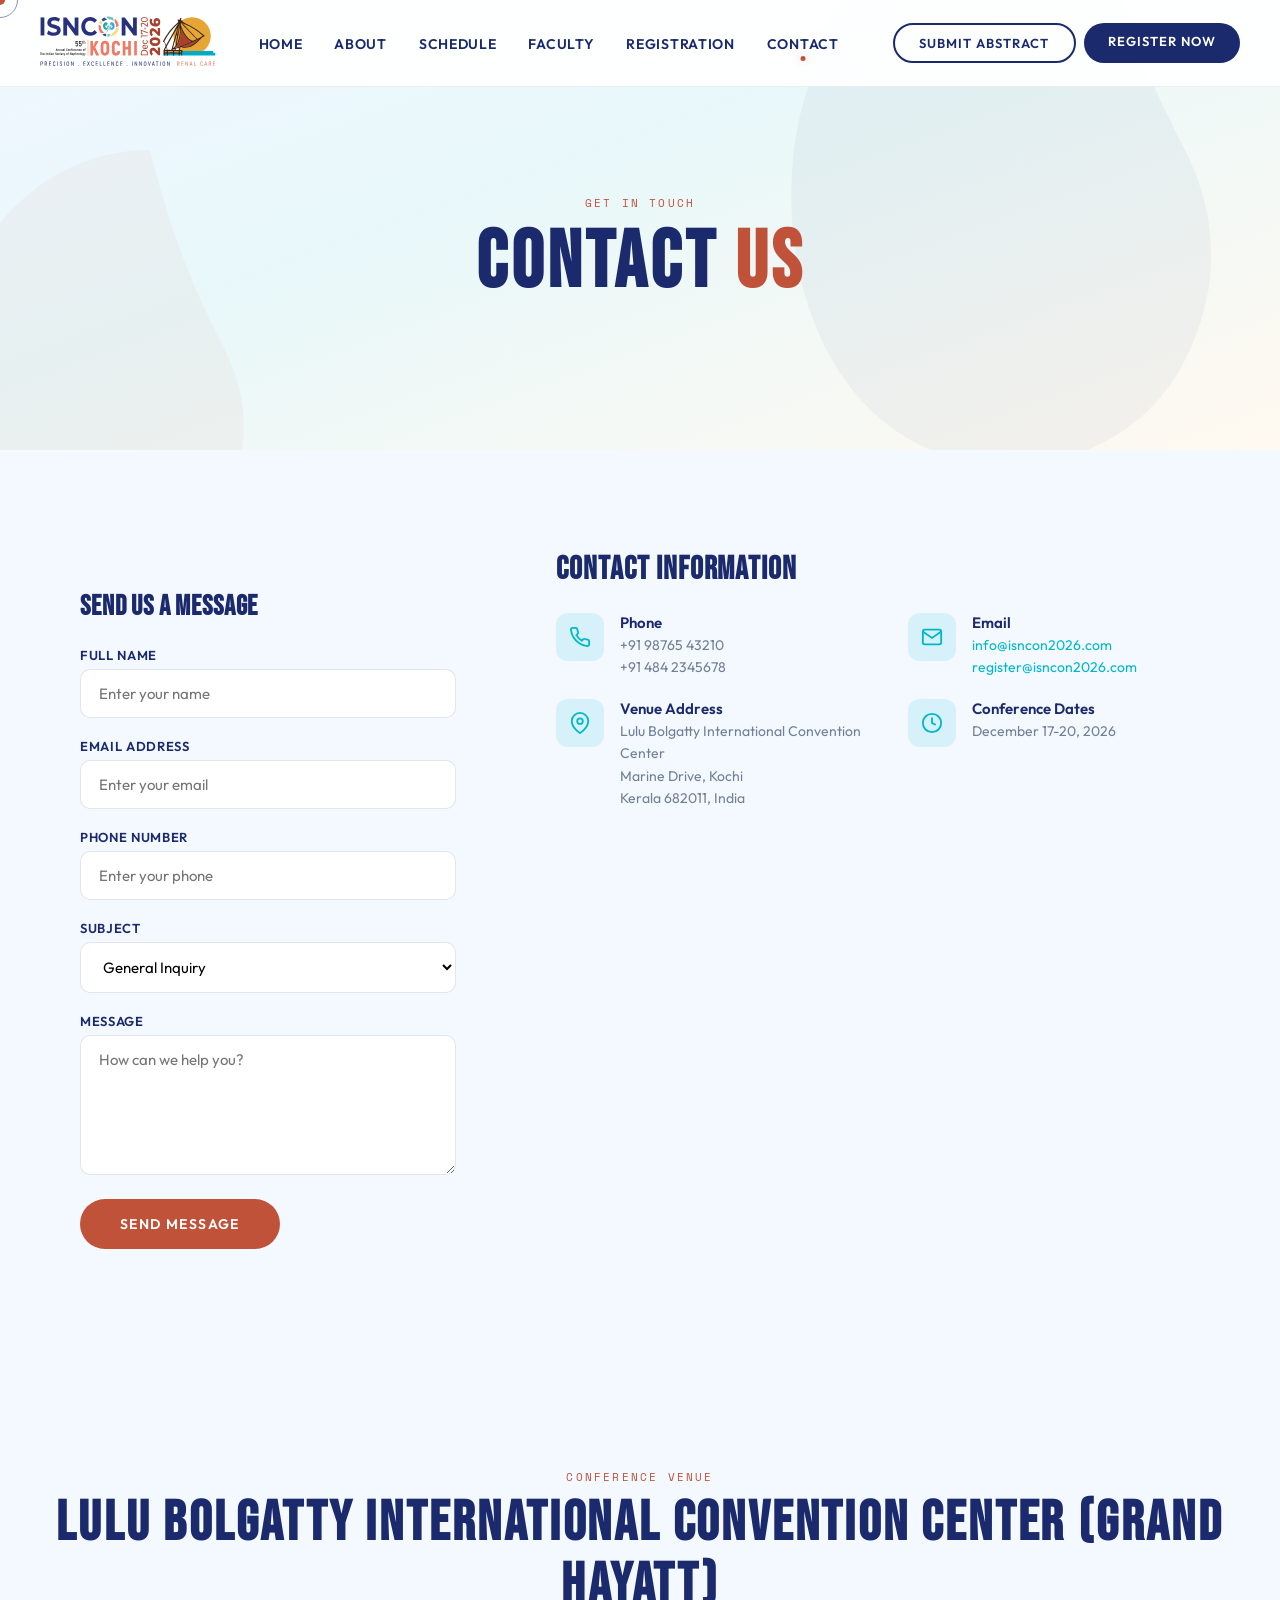
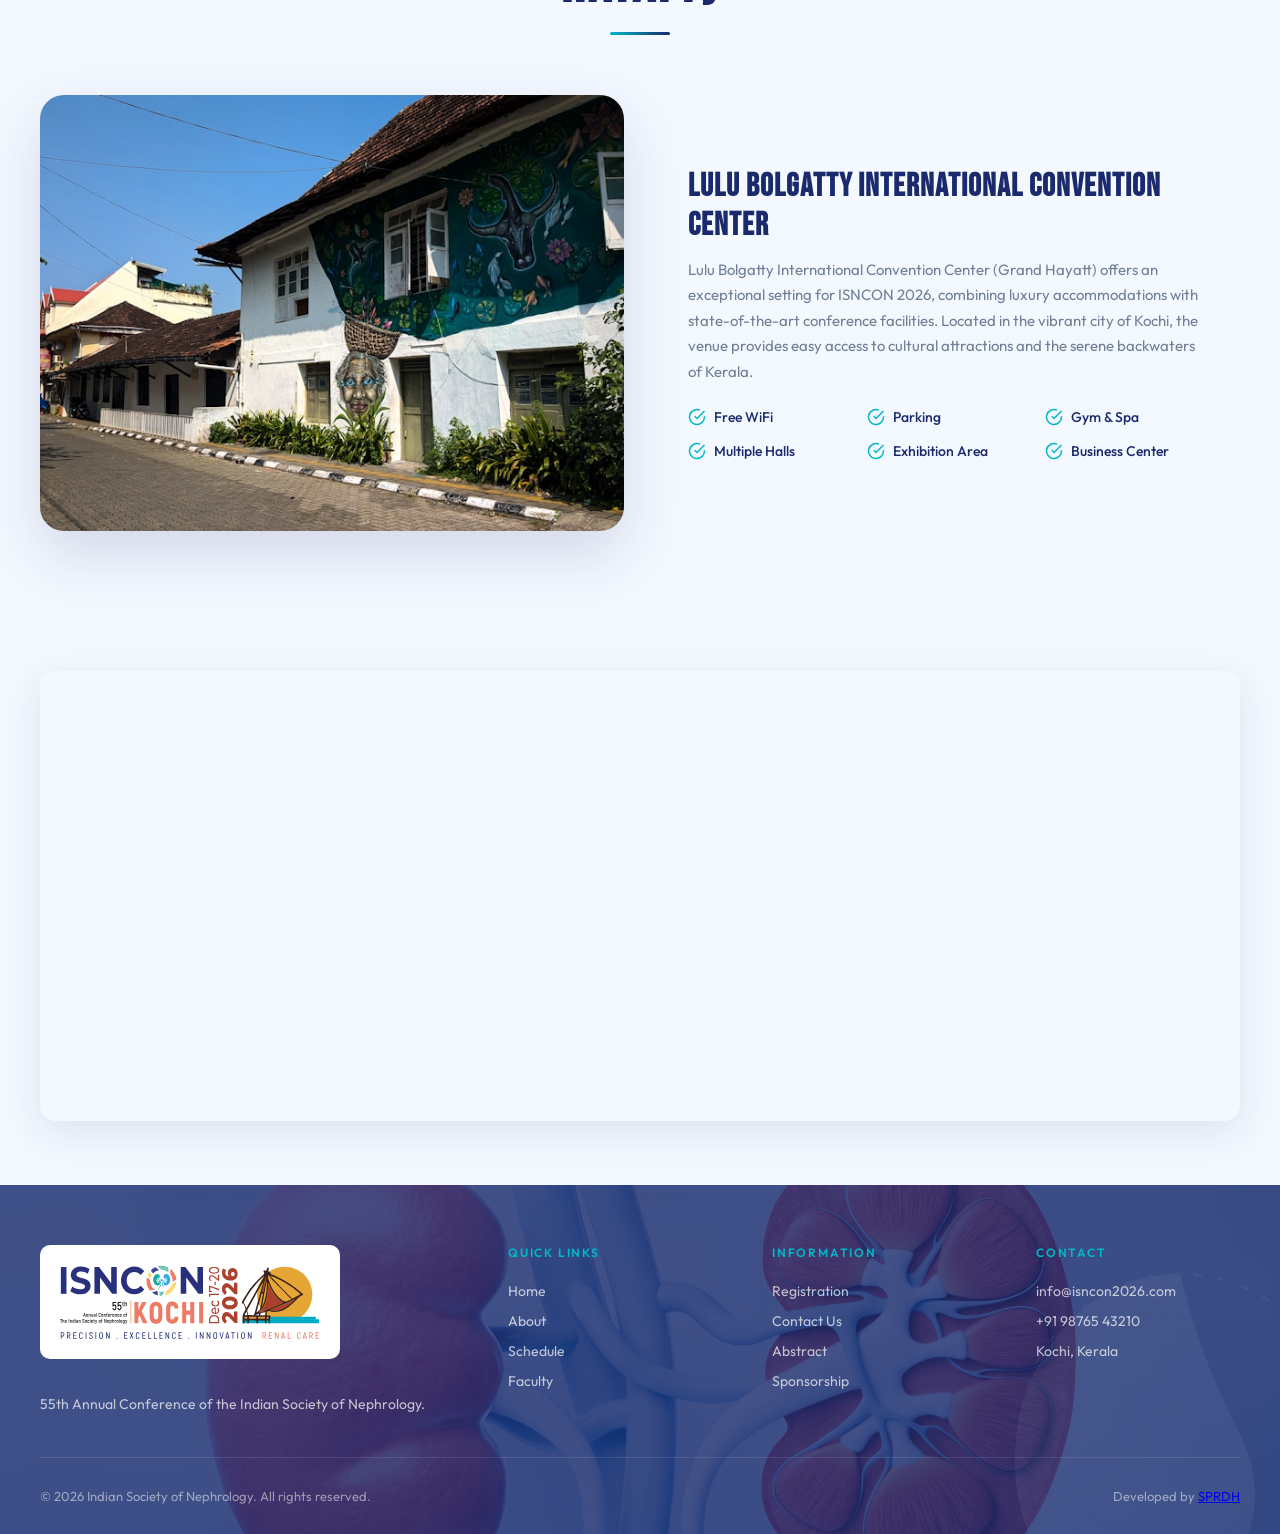
<file: contact.html>
<!DOCTYPE html>
<html lang="en">

<head>
	<meta charset="UTF-8">
	<meta name="viewport" content="width=device-width, initial-scale=1.0">
	<title>Contact | ISNCON 2026 — 55th Annual Conference</title>
	<link rel="icon" type="image/png" href="images/favicon-96x96.png" sizes="96x96" />
	<link
		href="https://fonts.googleapis.com/css2?family=Bebas+Neue&family=Outfit:wght@300;400;600;700&family=Space+Mono:ital@0;1&display=swap"
		rel="stylesheet">
	<link rel="stylesheet" href="css/style.css?v=1.0.11">
</head>

<body>
	<div class="cursor" id="cursor"></div>
	<div class="cursor-ring" id="cursorRing"></div>

	<nav class="nav">
		<div class="nav-logo"><a href="index.html"><img src="images/logo.svg" alt="ISNCON" style="height:50px" /></a>
		</div>
		<div class="nav-toggle" onclick="toggleMenu()">
			<span></span><span></span><span></span>
		</div>
		<ul class="nav-links">
			<li><a href="index.html">Home</a></li>
			<li><a href="about.html">About</a></li>
			<li><a href="schedule.html">Schedule</a></li>
			<li><a href="faculty.html">Faculty</a></li>
			<li><a href="registration.html">Registration</a></li>
			<li><a href="contact.html" class="active">Contact</a></li>
		</ul>
		<div class="nav-buttons">
			<a href="registration.html" class="nav-cta nav-cta-secondary">Submit Abstract</a>
			<a href="registration.html" class="nav-cta">Register Now</a>
		</div>
	</nav>

	<section class="page-hero">
		<div class="page-hero-bg">
			<svg class="kidney-bg kidney-bg-1" viewBox="0 0 200 200">
				<path fill="#1a2a6c"
					d="M100 20c-40 0-70 30-80 70-10 45 10 100 60 100 20 0 40-10 50-30 10-20 10-40 0-60-10-20-20-40-30-80z" />
			</svg>
			<svg class="kidney-bg kidney-bg-2" viewBox="0 0 200 200">
				<path fill="#c0523a"
					d="M100 20c-40 0-70 30-80 70-10 45 10 100 60 100 20 0 40-10 50-30 10-20 10-40 0-60-10-20-20-40-30-80z" />
			</svg>
		</div>
		<div class="page-hero-content">
			<div class="page-hero-label">Get in Touch</div>
			<h1 class="page-hero-title">Contact <span>Us</span></h1>
		</div>
	</section>

	<section>
		<div class="container">
			<div class="contact-grid">
				<div class="contact-form reveal">
					<h3>Send us a Message</h3>
					<form>
						<div class="form-group"><label>Full Name</label><input type="text" placeholder="Enter your name"
								required></div>
						<div class="form-group"><label>Email Address</label><input type="email"
								placeholder="Enter your email" required></div>
						<div class="form-group"><label>Phone Number</label><input type="tel"
								placeholder="Enter your phone"></div>
						<div class="form-group"><label>Subject</label><select>
								<option>General Inquiry</option>
								<option>Registration</option>
								<option>Sponsorship</option>
								<option>Abstract Submission</option>
								<option>Accommodation</option>
								<option>Other</option>
							</select></div>
						<div class="form-group"><label>Message</label><textarea
								placeholder="How can we help you?"></textarea></div>
						<button type="submit" class="submit-btn">Send Message</button>
					</form>
				</div>
				<div class="contact-info reveal">
					<h3>Contact Information</h3>
					<div class="info-grid">
						<div class="info-item">
							<div class="info-icon"><svg viewBox="0 0 24 24" fill="none" stroke="currentColor"
									stroke-width="2">
									<path
										d="M22 16.92v3a2 2 0 0 1-2.18 2 19.79 19.79 0 0 1-8.63-3.07 19.5 19.5 0 0 1-6-6 19.79 19.79 0 0 1-3.07-8.67A2 2 0 0 1 4.11 2h3a2 2 0 0 1 2 1.72 12.84 12.84 0 0 0 .7 2.81 2 2 0 0 1-.45 2.11L8.09 9.91a16 16 0 0 0 6 6l1.27-1.27a2 2 0 0 1 2.11-.45 12.84 12.84 0 0 0 2.81.7A2 2 0 0 1 22 16.92z" />
								</svg></div>
							<div class="info-text">
								<h4>Phone</h4>
								<p>+91 98765 43210<br>+91 484 2345678</p>
							</div>
						</div>
						<div class="info-item">
							<div class="info-icon"><svg viewBox="0 0 24 24" fill="none" stroke="currentColor"
									stroke-width="2">
									<path
										d="M4 4h16c1.1 0 2 .9 2 2v12c0 1.1-.9 2-2 2H4c-1.1 0-2-.9-2-2V6c0-1.1.9-2 2-2z" />
									<polyline points="22,6 12,13 2,6" />
								</svg></div>
							<div class="info-text">
								<h4>Email</h4>
								<p><a href="mailto:info@isncon2026.com">info@isncon2026.com</a><br><a
										href="mailto:register@isncon2026.com">register@isncon2026.com</a></p>
							</div>
						</div>
						<div class="info-item">
							<div class="info-icon"><svg viewBox="0 0 24 24" fill="none" stroke="currentColor"
									stroke-width="2">
									<path d="M21 10c0 7-9 13-9 13s-9-6-9-13a9 9 0 0 1 18 0z" />
									<circle cx="12" cy="10" r="3" />
								</svg></div>
							<div class="info-text">
								<h4>Venue Address</h4>
								<p>Lulu Bolgatty International Convention Center<br>Marine Drive, Kochi<br>Kerala
									682011, India</p>
							</div>
						</div>
						<div class="info-item">
							<div class="info-icon"><svg viewBox="0 0 24 24" fill="none" stroke="currentColor"
									stroke-width="2">
									<circle cx="12" cy="12" r="10" />
									<polyline points="12 6 12 12 16 14" />
								</svg></div>
							<div class="info-text">
								<h4>Conference Dates</h4>
								<p>December 17-20, 2026</p>
							</div>
						</div>
					</div>
				</div>
			</div>
		</div>
	</section>

	<section class="venue-section">
		<div class="container">
			<div class="section-header reveal">
				<div class="section-label">Conference Venue</div>
				<h2 class="section-title">Lulu Bolgatty International Convention Center (Grand Hayatt)</h2>
				<div class="section-divider"></div>
			</div>
			<div class="venue-card-grid reveal">
				<div class="venue-card-img-wrap">
					<img src="images/fort-kochi.jpg" alt="Lulu Bolgatty International Convention Center"
						class="venue-card-img" />
				</div>
				<div class="venue-card-content">
					<h3>Lulu Bolgatty International Convention Center</h3>
					<p>Lulu Bolgatty International Convention Center (Grand Hayatt) offers an exceptional setting for
						ISNCON 2026, combining luxury accommodations with state-of-the-art conference facilities.
						Located in the vibrant city of Kochi, the venue provides easy access to cultural attractions and
						the serene backwaters of Kerala.</p>
					<div class="venue-features">
						<div class="venue-feature"><svg viewBox="0 0 24 24" fill="none" stroke="currentColor"
								stroke-width="2">
								<path d="M22 11.08V12a10 10 0 1 1-5.93-9.14" />
								<polyline points="22 4 12 14.01 9 11.01" />
							</svg>Free WiFi</div>
						<div class="venue-feature"><svg viewBox="0 0 24 24" fill="none" stroke="currentColor"
								stroke-width="2">
								<path d="M22 11.08V12a10 10 0 1 1-5.93-9.14" />
								<polyline points="22 4 12 14.01 9 11.01" />
							</svg>Parking</div>
						<div class="venue-feature"><svg viewBox="0 0 24 24" fill="none" stroke="currentColor"
								stroke-width="2">
								<path d="M22 11.08V12a10 10 0 1 1-5.93-9.14" />
								<polyline points="22 4 12 14.01 9 11.01" />
							</svg>Gym & Spa</div>
						<div class="venue-feature"><svg viewBox="0 0 24 24" fill="none" stroke="currentColor"
								stroke-width="2">
								<path d="M22 11.08V12a10 10 0 1 1-5.93-9.14" />
								<polyline points="22 4 12 14.01 9 11.01" />
							</svg>Multiple Halls</div>
						<div class="venue-feature"><svg viewBox="0 0 24 24" fill="none" stroke="currentColor"
								stroke-width="2">
								<path d="M22 11.08V12a10 10 0 1 1-5.93-9.14" />
								<polyline points="22 4 12 14.01 9 11.01" />
							</svg>Exhibition Area</div>
						<div class="venue-feature"><svg viewBox="0 0 24 24" fill="none" stroke="currentColor"
								stroke-width="2">
								<path d="M22 11.08V12a10 10 0 1 1-5.93-9.14" />
								<polyline points="22 4 12 14.01 9 11.01" />
							</svg>Business Center</div>
					</div>
				</div>
			</div>
		</div>
	</section>

	<section class="map">
		<div class="container">
			<iframe
				src="https://www.google.com/maps/embed?pb=!1m18!1m12!1m3!1d954.3735989576586!2d76.26426199512463!3d9.9874786179766!2m3!1f0!2f0!3f0!3m2!1i1024!2i768!4f13.1!3m3!1m2!1s0x3b0812a42313126d%3A0x4089854ee8e539e8!2sGrand%20Hyatt%20Kochi%20Bolgatty!5e0!3m2!1sen!2sin!4v1774606570810!5m2!1sen!2sin"
				width="100%" height="350" style="border:0;" allowfullscreen="" loading="lazy"
				referrerpolicy="no-referrer-when-downgrade"></iframe>
		</div>
	</section>

	<footer class="footer">
		<svg class="footer-kidney" viewBox="0 0 200 200">
			<path fill="#fff"
				d="M100 20c-40 0-70 30-80 70-10 45 10 100 60 100 20 0 40-10 50-30 10-20 10-40 0-60-10-20-20-40-30-80z" />
			<circle cx="100" cy="100" r="80" stroke="#fff" stroke-width="1" fill="none" stroke-dasharray="4 8" />
			<circle cx="100" cy="100" r="60" stroke="#00b8c8" stroke-width="0.5" fill="none" stroke-dasharray="2 6" />
		</svg>
		<div class="footer-grid">
			<div class="footer-brand">
				<img src="images/logo.svg" alt="55th Annual Conference of the Indian Society of Nephrology.">
				<p>55th Annual Conference of the Indian Society of Nephrology.</p>
			</div>
			<div class="footer-col">
				<h4>Quick Links</h4>
				<ul>
					<li><a href="index.html">Home</a></li>
					<li><a href="about.html">About</a></li>
					<li><a href="schedule.html">Schedule</a></li>
					<li><a href="faculty.html">Faculty</a></li>
				</ul>
			</div>
			<div class="footer-col">
				<h4>Information</h4>
				<ul>
					<li><a href="registration.html">Registration</a></li>
					<li><a href="contact.html">Contact Us</a></li>
					<li><a href="#">Abstract</a></li>
					<li><a href="#">Sponsorship</a></li>
				</ul>
			</div>
			<div class="footer-col">
				<h4>Contact</h4>
				<ul>
					<li><a href="mailto:info@isncon2026.com">info@isncon2026.com</a></li>
					<li><a href="#">+91 98765 43210</a></li>
					<li><a href="#">Kochi, Kerala</a></li>
				</ul>
			</div>
		</div>
		<div class="footer-bottom">
			<p>&copy; 2026 Indian Society of Nephrology. All rights reserved.</p>
			<p>Developed by <a href="https://www.sprdh.com">SPRDH</a></p>
		</div>
	</footer>

	<script>
		function toggleMenu() { 
			document.querySelector('.nav-links').classList.toggle('active'); 
			document.querySelector('.nav-buttons').classList.toggle('active'); 
			document.querySelector('.nav-toggle').classList.toggle('active');
			document.body.style.overflow = document.body.style.overflow === 'hidden' ? '' : 'hidden';
		}
		const cursorEl = document.getElementById('cursor'), ringEl = document.getElementById('cursorRing'); let mx = 0, my = 0, rx = 0, ry = 0; document.addEventListener('mousemove', e => { mx = e.clientX; my = e.clientY }); (function tick() { cursorEl.style.left = mx + 'px'; cursorEl.style.top = my + 'px'; rx += (mx - rx) * .12; ry += (my - ry) * .12; ringEl.style.left = rx + 'px'; ringEl.style.top = ry + 'px'; requestAnimationFrame(tick) })();
		const revealElements = document.querySelectorAll('.reveal'); function checkReveal() { const wh = window.innerHeight; revealElements.forEach(el => { if (el.getBoundingClientRect().top < wh - 100) el.classList.add('active') }) } window.addEventListener('scroll', checkReveal); checkReveal();
	</script>
</body>

</html>
</file>
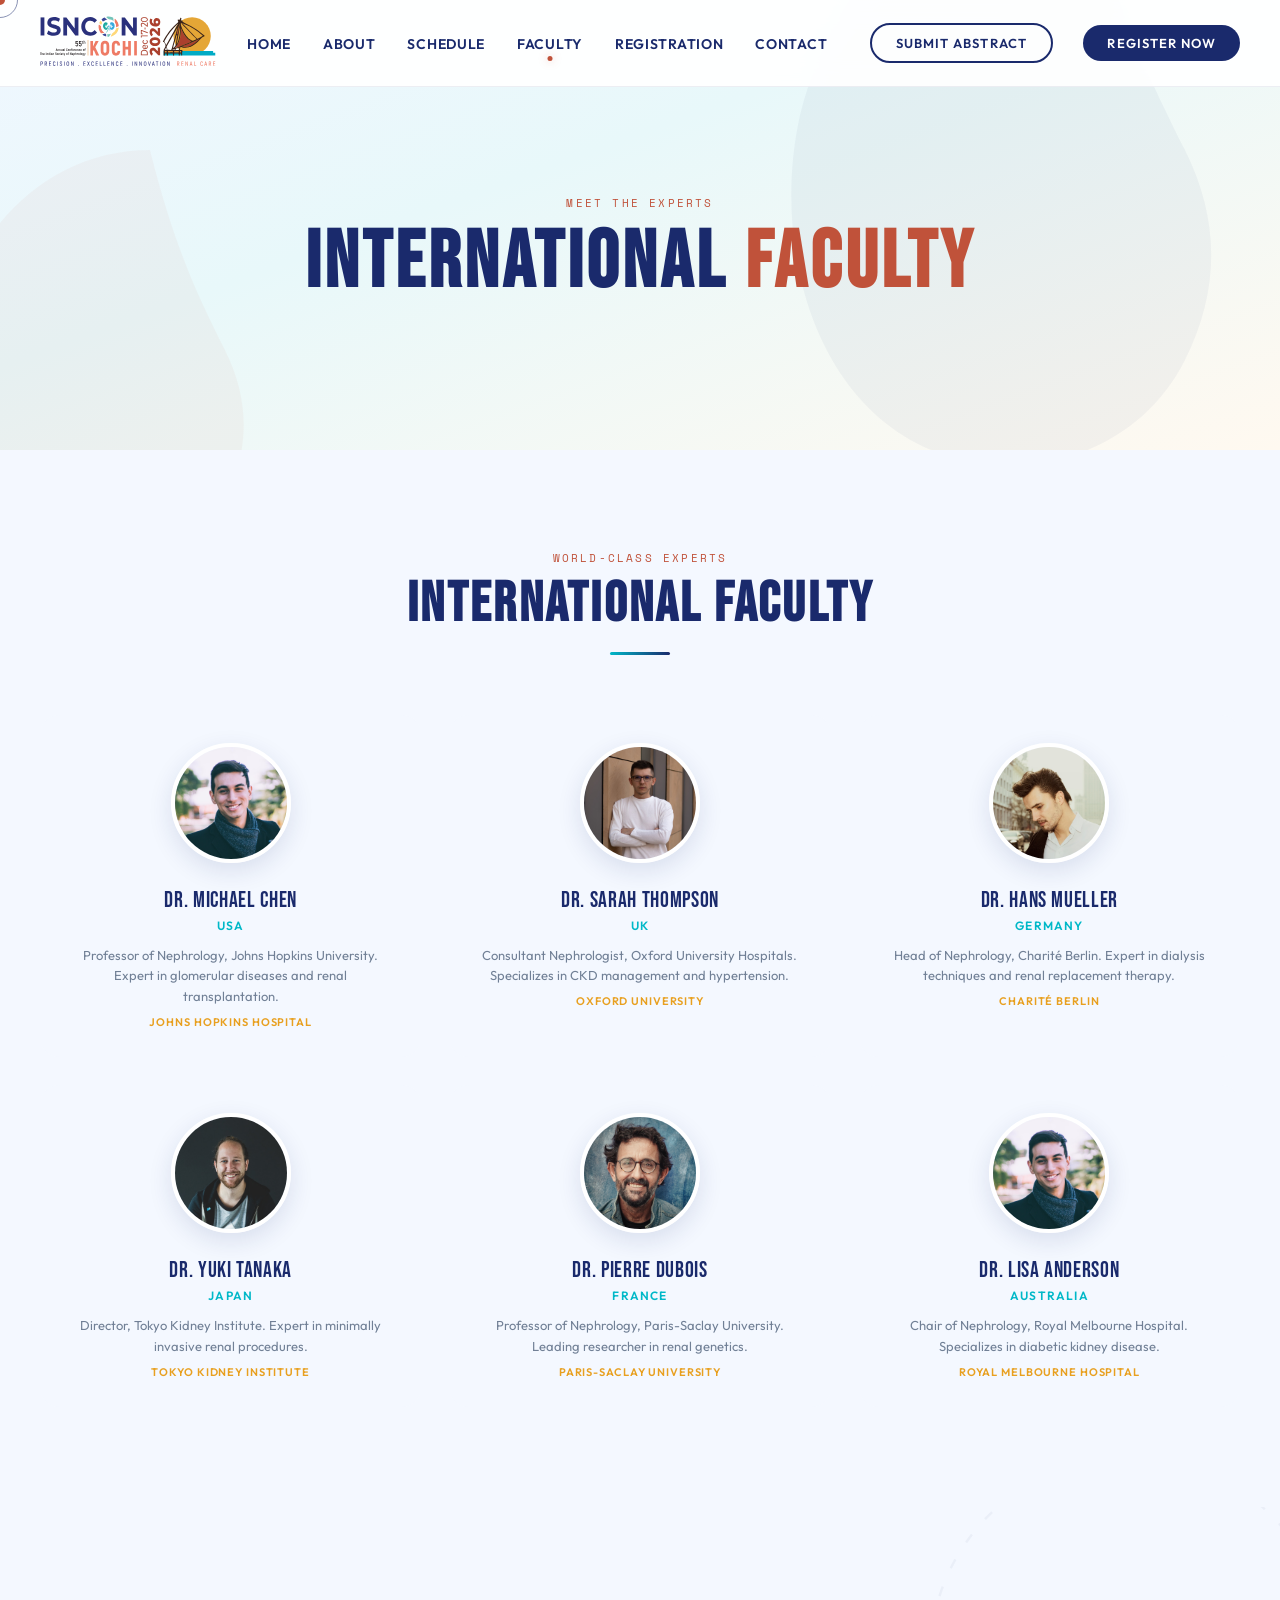
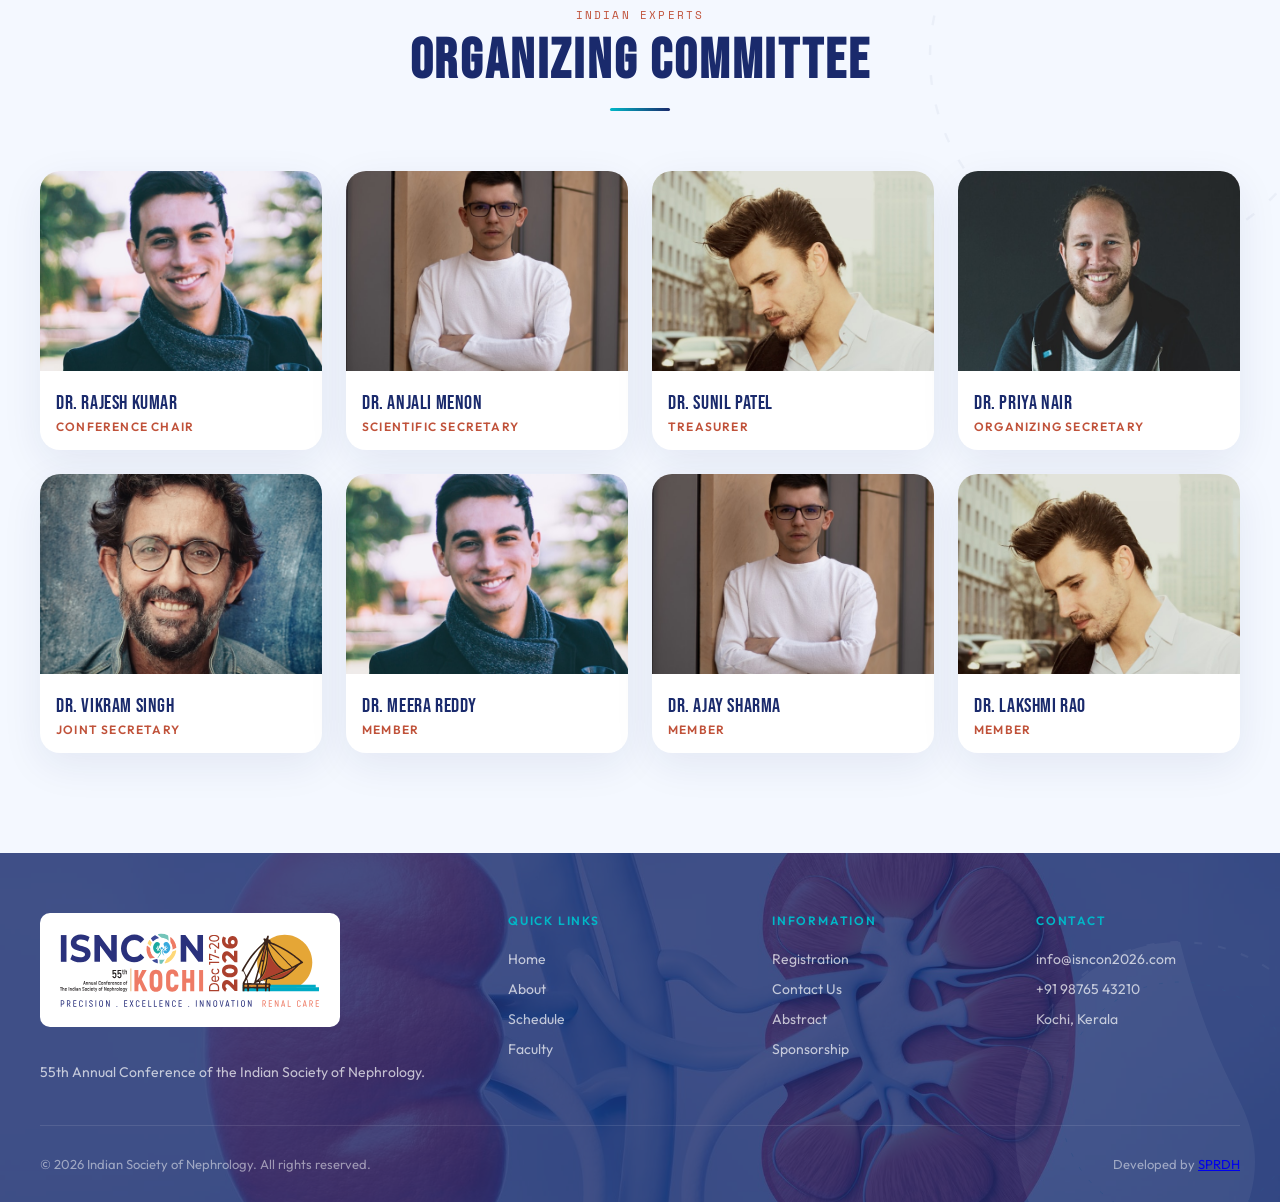
<file: faculty.html>
<!DOCTYPE html>
<html lang="en">

<head>
	<meta charset="UTF-8">
	<meta name="viewport" content="width=device-width, initial-scale=1.0">
	<title>Faculty | ISNCON 2026 — 55th Annual Conference</title>
	<link rel="icon" type="image/png" href="images/favicon-96x96.png" sizes="96x96" />
	<link
		href="https://fonts.googleapis.com/css2?family=Bebas+Neue&family=Outfit:wght@300;400;600;700&family=Space+Mono:ital@0;1&display=swap"
		rel="stylesheet">
	<link rel="stylesheet" href="css/style.css?v=1.0.6">
</head>

<body>
	<div class="cursor" id="cursor"></div>
	<div class="cursor-ring" id="cursorRing"></div>

	<nav class="nav">
		<div class="nav-logo"><a href="index.html"><img src="images/logo.svg" alt="ISNCON" style="height:50px" /></a>
		</div>
		<ul class="nav-links">
			<li><a href="index.html">Home</a></li>
			<li><a href="about.html">About</a></li>
			<li><a href="schedule.html">Schedule</a></li>
			<li><a href="faculty.html" class="active">Faculty</a></li>
			<li><a href="registration.html">Registration</a></li>
			<li><a href="contact.html">Contact</a></li>
		</ul>
		<a href="registration.html" class="nav-cta nav-cta-secondary">Submit Abstract</a>
		<a href="registration.html" class="nav-cta">Register Now</a>
	</nav>

	<section class="page-hero">
		<div class="page-hero-bg">
			<svg class="kidney-bg kidney-bg-1" viewBox="0 0 200 200">
				<path fill="#1a2a6c"
					d="M100 20c-40 0-70 30-80 70-10 45 10 100 60 100 20 0 40-10 50-30 10-20 10-40 0-60-10-20-20-40-30-80z" />
			</svg>
			<svg class="kidney-bg kidney-bg-2" viewBox="0 0 200 200">
				<path fill="#c0523a"
					d="M100 20c-40 0-70 30-80 70-10 45 10 100 60 100 20 0 40-10 50-30 10-20 10-40 0-60-10-20-20-40-30-80z" />
			</svg>
		</div>
		<div class="page-hero-content">
			<div class="page-hero-label">Meet the Experts</div>
			<h1 class="page-hero-title">International <span>Faculty</span></h1>
		</div>
	</section>

	<section>
		<div class="container">
			<div class="section-header reveal">
				<div class="section-label">World-Class Experts</div>
				<h2 class="section-title">International Faculty</h2>
				<div class="section-divider"></div>
			</div>
			<div class="faculty-grid">
				<div class="faculty-card reveal">
					<img src="images/doctor (1).jpg" alt="Dr. Michael Chen" class="faculty-card-img" />
					<div class="faculty-card-name">Dr. Michael Chen</div>
					<div class="faculty-card-origin">USA</div>
					<div class="faculty-card-desc">Professor of Nephrology, Johns Hopkins University. Expert in
						glomerular diseases and renal transplantation.</div>
					<div class="faculty-card-affiliation">Johns Hopkins Hospital</div>
				</div>
				<div class="faculty-card reveal" style="transition-delay:0.1s">
					<img src="images/doctor (2).jpg" alt="Dr. Sarah Thompson" class="faculty-card-img" />
					<div class="faculty-card-name">Dr. Sarah Thompson</div>
					<div class="faculty-card-origin">UK</div>
					<div class="faculty-card-desc">Consultant Nephrologist, Oxford University Hospitals. Specializes in
						CKD management and hypertension.</div>
					<div class="faculty-card-affiliation">Oxford University</div>
				</div>
				<div class="faculty-card reveal" style="transition-delay:0.2s">
					<img src="images/doctor (3).jpg" alt="Dr. Hans Mueller" class="faculty-card-img" />
					<div class="faculty-card-name">Dr. Hans Mueller</div>
					<div class="faculty-card-origin">Germany</div>
					<div class="faculty-card-desc">Head of Nephrology, Charité Berlin. Expert in dialysis techniques and
						renal replacement therapy.</div>
					<div class="faculty-card-affiliation">Charité Berlin</div>
				</div>
				<div class="faculty-card reveal">
					<img src="images/doctor (4).jpg" alt="Dr. Yuki Tanaka" class="faculty-card-img" />
					<div class="faculty-card-name">Dr. Yuki Tanaka</div>
					<div class="faculty-card-origin">Japan</div>
					<div class="faculty-card-desc">Director, Tokyo Kidney Institute. Expert in minimally invasive renal
						procedures.</div>
					<div class="faculty-card-affiliation">Tokyo Kidney Institute</div>
				</div>
				<div class="faculty-card reveal" style="transition-delay:0.1s">
					<img src="images/doctor (5).jpg" alt="Dr. Pierre Dubois" class="faculty-card-img" />
					<div class="faculty-card-name">Dr. Pierre Dubois</div>
					<div class="faculty-card-origin">France</div>
					<div class="faculty-card-desc">Professor of Nephrology, Paris-Saclay University. Leading researcher
						in renal genetics.</div>
					<div class="faculty-card-affiliation">Paris-Saclay University</div>
				</div>
				<div class="faculty-card reveal" style="transition-delay:0.2s">
					<img src="images/doctor (1).jpg" alt="Dr. Lisa Anderson" class="faculty-card-img" />
					<div class="faculty-card-name">Dr. Lisa Anderson</div>
					<div class="faculty-card-origin">Australia</div>
					<div class="faculty-card-desc">Chair of Nephrology, Royal Melbourne Hospital. Specializes in
						diabetic kidney disease.</div>
					<div class="faculty-card-affiliation">Royal Melbourne Hospital</div>
				</div>
			</div>
		</div>
	</section>

	<section class="indian-faculty">
		<div class="section-bg">
			<svg class="section-kidney section-kidney-1" viewBox="0 0 200 200">
				<circle cx="100" cy="100" r="80" stroke="#1a2a6c" stroke-width="1" fill="none" stroke-dasharray="4 8" />
			</svg>
		</div>
		<div class="container">
			<div class="section-header reveal">
				<div class="section-label">Indian Experts</div>
				<h2 class="section-title">Organizing Committee</h2>
				<div class="section-divider"></div>
			</div>
			<div class="indian-grid">
				<div class="indian-card reveal">
					<img src="images/doctor (1).jpg" alt="Dr. Rajesh Kumar" class="indian-card-img" />
					<div class="indian-card-name">Dr. Rajesh Kumar</div>
					<div class="indian-card-role">Conference Chair</div>
				</div>
				<div class="indian-card reveal" style="transition-delay:0.05s">
					<img src="images/doctor (2).jpg" alt="Dr. Anjali Menon" class="indian-card-img" />
					<div class="indian-card-name">Dr. Anjali Menon</div>
					<div class="indian-card-role">Scientific Secretary</div>
				</div>
				<div class="indian-card reveal" style="transition-delay:0.1s">
					<img src="images/doctor (3).jpg" alt="Dr. Sunil Patel" class="indian-card-img" />
					<div class="indian-card-name">Dr. Sunil Patel</div>
					<div class="indian-card-role">Treasurer</div>
				</div>
				<div class="indian-card reveal" style="transition-delay:0.15s">
					<img src="images/doctor (4).jpg" alt="Dr. Priya Nair" class="indian-card-img" />
					<div class="indian-card-name">Dr. Priya Nair</div>
					<div class="indian-card-role">Organizing Secretary</div>
				</div>
				<div class="indian-card reveal">
					<img src="images/doctor (5).jpg" alt="Dr. Vikram Singh" class="indian-card-img" />
					<div class="indian-card-name">Dr. Vikram Singh</div>
					<div class="indian-card-role">Joint Secretary</div>
				</div>
				<div class="indian-card reveal" style="transition-delay:0.05s">
					<img src="images/doctor (1).jpg" alt="Dr. Meera Reddy" class="indian-card-img" />
					<div class="indian-card-name">Dr. Meera Reddy</div>
					<div class="indian-card-role">Member</div>
				</div>
				<div class="indian-card reveal" style="transition-delay:0.1s">
					<img src="images/doctor (2).jpg" alt="Dr. Ajay Sharma" class="indian-card-img" />
					<div class="indian-card-name">Dr. Ajay Sharma</div>
					<div class="indian-card-role">Member</div>
				</div>
				<div class="indian-card reveal" style="transition-delay:0.15s">
					<img src="images/doctor (3).jpg" alt="Dr. Lakshmi Rao" class="indian-card-img" />
					<div class="indian-card-name">Dr. Lakshmi Rao</div>
					<div class="indian-card-role">Member</div>
				</div>
			</div>
		</div>
	</section>

	<footer class="footer">
		<svg class="footer-kidney" viewBox="0 0 200 200">
			<path fill="#fff"
				d="M100 20c-40 0-70 30-80 70-10 45 10 100 60 100 20 0 40-10 50-30 10-20 10-40 0-60-10-20-20-40-30-80z" />
			<circle cx="100" cy="100" r="80" stroke="#fff" stroke-width="1" fill="none" stroke-dasharray="4 8" />
			<circle cx="100" cy="100" r="60" stroke="#00b8c8" stroke-width="0.5" fill="none" stroke-dasharray="2 6" />
		</svg>
		<div class="footer-grid">
			<div class="footer-brand">
				<img src="images/logo.svg" alt="55th Annual Conference of the Indian Society of Nephrology.">
				<p>55th Annual Conference of the Indian Society of Nephrology.</p>
			</div>
			<div class="footer-col">
				<h4>Quick Links</h4>
				<ul>
					<li><a href="index.html">Home</a></li>
					<li><a href="about.html">About</a></li>
					<li><a href="schedule.html">Schedule</a></li>
					<li><a href="faculty.html">Faculty</a></li>
				</ul>
			</div>
			<div class="footer-col">
				<h4>Information</h4>
				<ul>
					<li><a href="registration.html">Registration</a></li>
					<li><a href="contact.html">Contact Us</a></li>
					<li><a href="#">Abstract</a></li>
					<li><a href="#">Sponsorship</a></li>
				</ul>
			</div>
			<div class="footer-col">
				<h4>Contact</h4>
				<ul>
					<li><a href="mailto:info@isncon2026.com">info@isncon2026.com</a></li>
					<li><a href="#">+91 98765 43210</a></li>
					<li><a href="#">Kochi, Kerala</a></li>
				</ul>
			</div>
		</div>
		<div class="footer-bottom">
			<p>&copy; 2026 Indian Society of Nephrology. All rights reserved.</p>
			<p>Developed by <a href="https://www.sprdh.com">SPRDH</a></p>
		</div>
	</footer>

	<script>
		const cursorEl = document.getElementById('cursor'), ringEl = document.getElementById('cursorRing'); let mx = 0, my = 0, rx = 0, ry = 0; document.addEventListener('mousemove', e => { mx = e.clientX; my = e.clientY }); (function tick() { cursorEl.style.left = mx + 'px'; cursorEl.style.top = my + 'px'; rx += (mx - rx) * .12; ry += (my - ry) * .12; ringEl.style.left = rx + 'px'; ringEl.style.top = ry + 'px'; requestAnimationFrame(tick) })();
		const revealElements = document.querySelectorAll('.reveal'); function checkReveal() { const wh = window.innerHeight; revealElements.forEach(el => { if (el.getBoundingClientRect().top < wh - 100) el.classList.add('active') }) } window.addEventListener('scroll', checkReveal); checkReveal();
	</script>
</body>

</html>
</file>
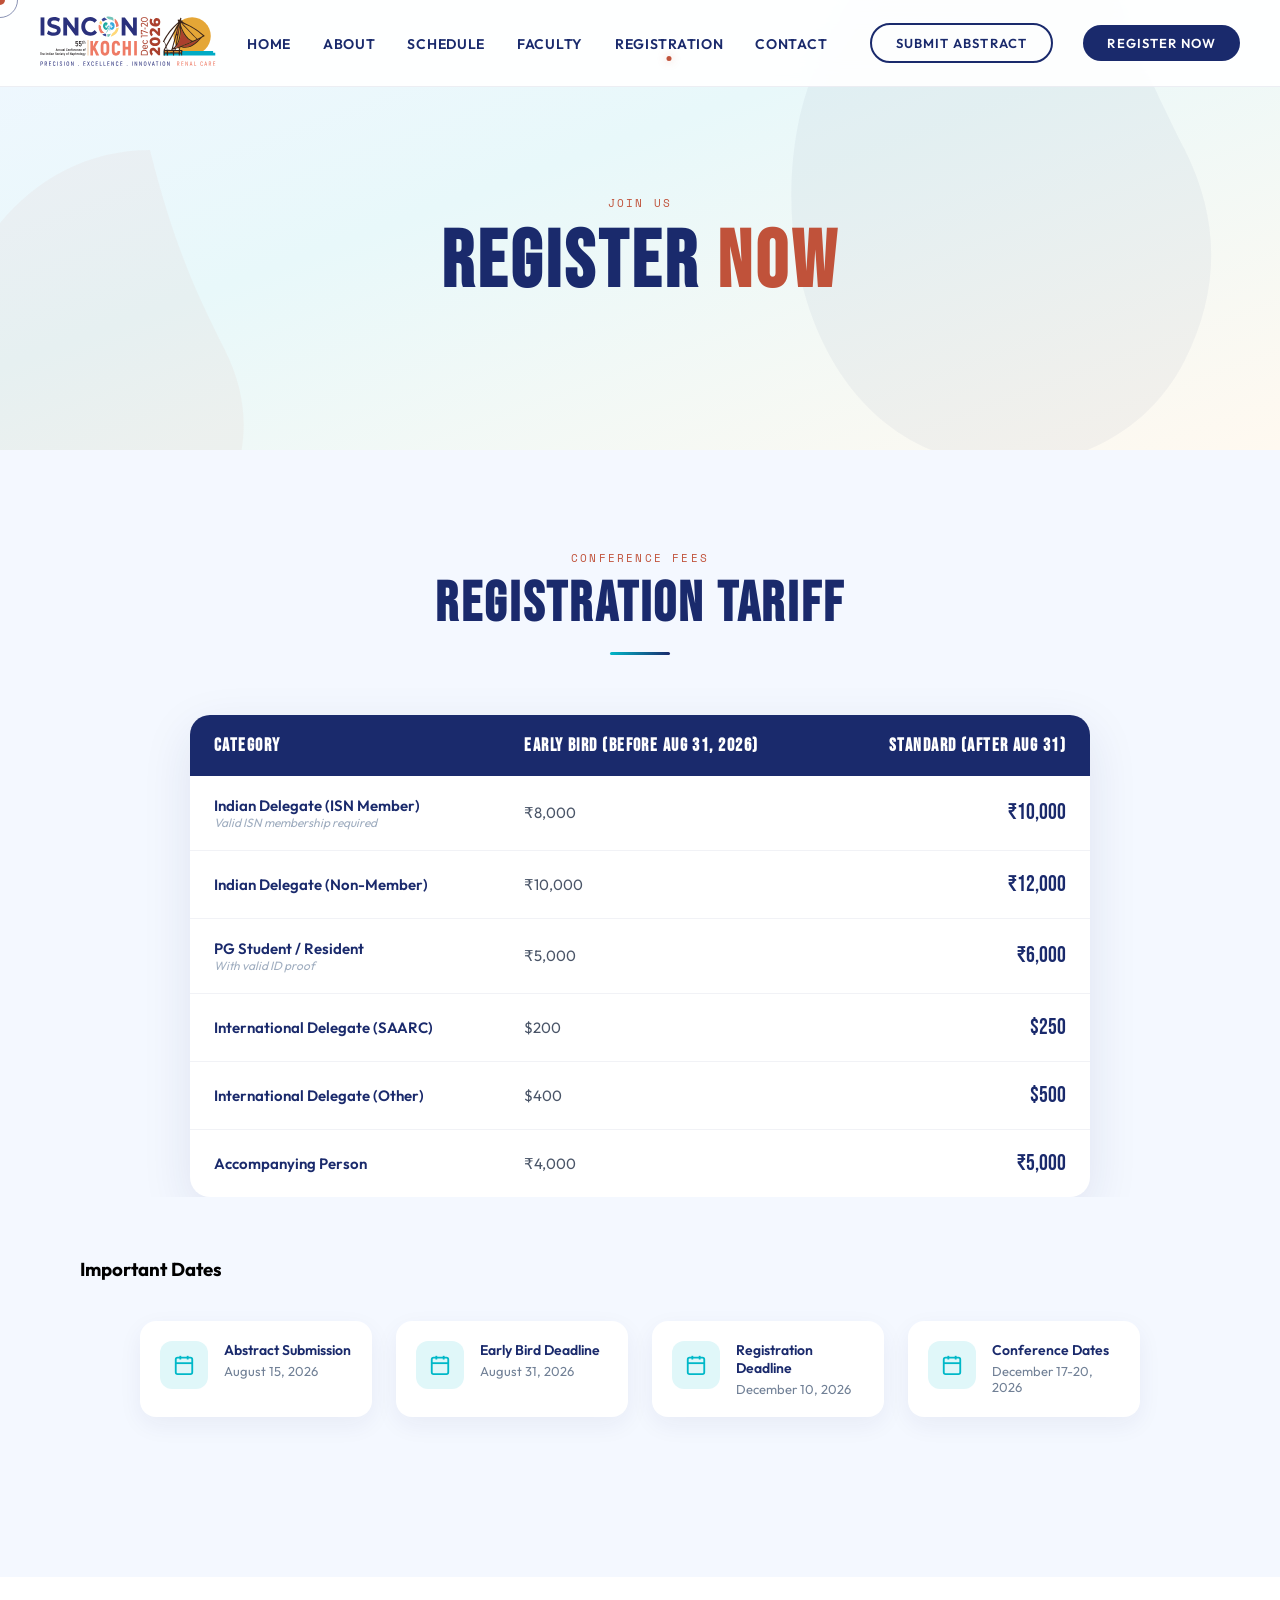
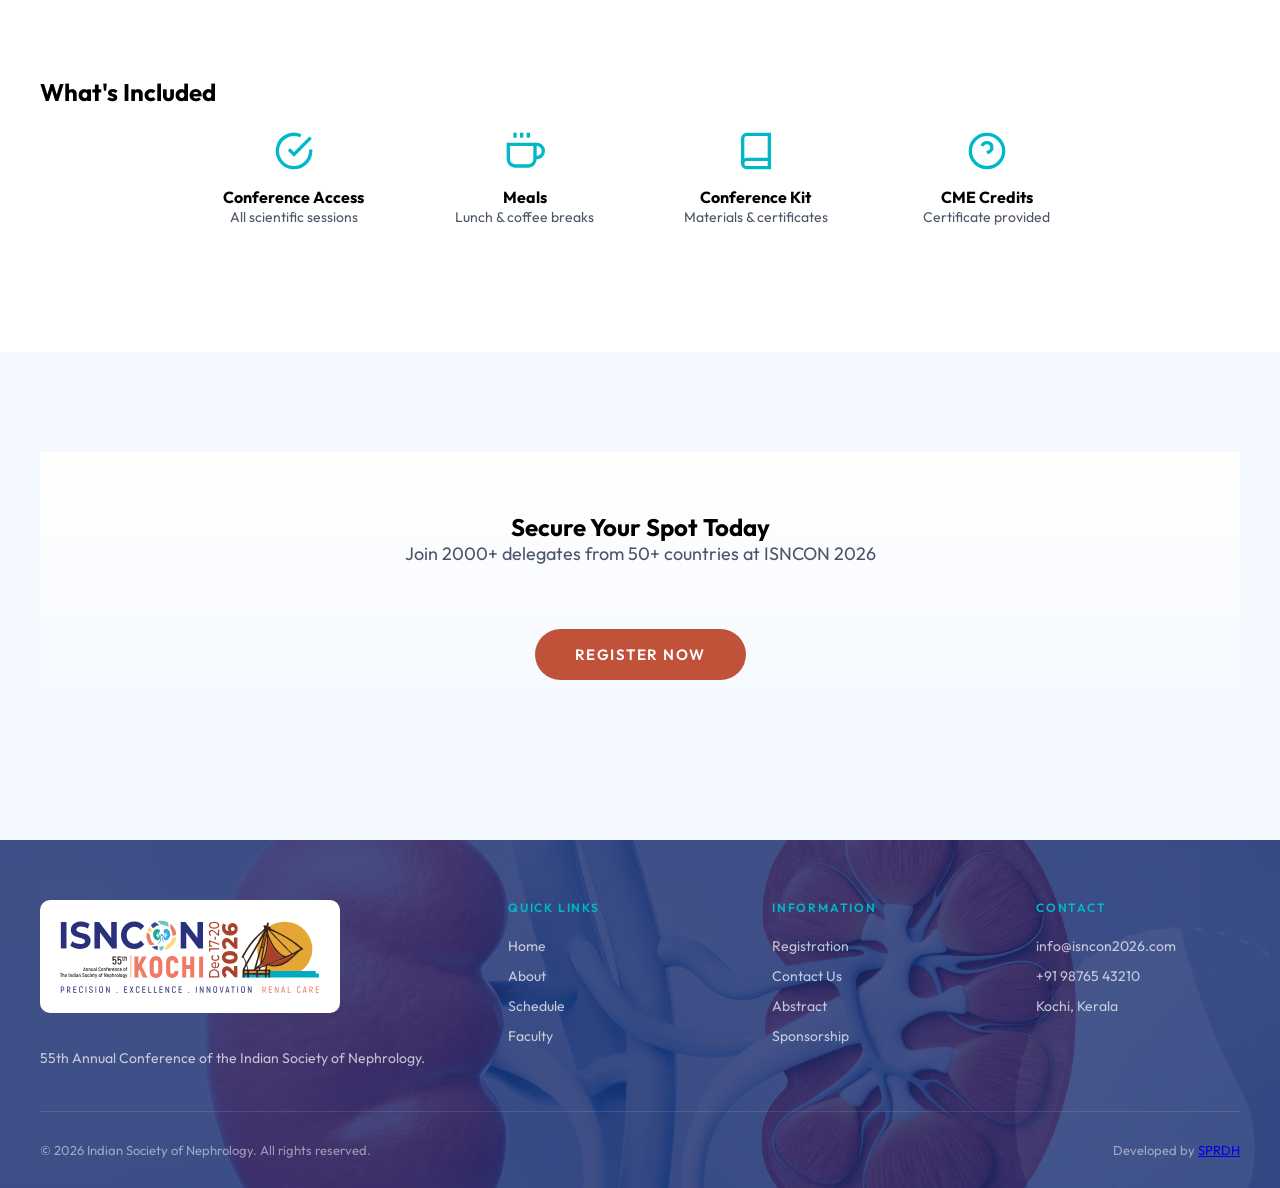
<file: registration.html>
<!DOCTYPE html>
<html lang="en">

<head>
	<meta charset="UTF-8">
	<meta name="viewport" content="width=device-width, initial-scale=1.0">
	<title>Registration | ISNCON 2026 — 55th Annual Conference</title>
	<link rel="icon" type="image/png" href="images/favicon-96x96.png" sizes="96x96" />
	<link
		href="https://fonts.googleapis.com/css2?family=Bebas+Neue&family=Outfit:wght@300;400;600;700&family=Space+Mono:ital@0;1&display=swap"
		rel="stylesheet">
	<link rel="stylesheet" href="css/style.css?v=1.0.6">
</head>

<body>
	<div class="cursor" id="cursor"></div>
	<div class="cursor-ring" id="cursorRing"></div>

	<nav class="nav">
		<div class="nav-logo"><a href="index.html"><img src="images/logo.svg" alt="ISNCON" style="height:50px" /></a>
		</div>
		<ul class="nav-links">
			<li><a href="index.html">Home</a></li>
			<li><a href="about.html">About</a></li>
			<li><a href="schedule.html">Schedule</a></li>
			<li><a href="faculty.html">Faculty</a></li>
			<li><a href="registration.html" class="active">Registration</a></li>
			<li><a href="contact.html">Contact</a></li>
		</ul>
		<a href="registration.html" class="nav-cta nav-cta-secondary">Submit Abstract</a>
		<a href="registration.html" class="nav-cta">Register Now</a>
	</nav>

	<section class="page-hero">
		<div class="page-hero-bg">
			<svg class="kidney-bg kidney-bg-1" viewBox="0 0 200 200">
				<path fill="#1a2a6c"
					d="M100 20c-40 0-70 30-80 70-10 45 10 100 60 100 20 0 40-10 50-30 10-20 10-40 0-60-10-20-20-40-30-80z" />
			</svg>
			<svg class="kidney-bg kidney-bg-2" viewBox="0 0 200 200">
				<path fill="#c0523a"
					d="M100 20c-40 0-70 30-80 70-10 45 10 100 60 100 20 0 40-10 50-30 10-20 10-40 0-60-10-20-20-40-30-80z" />
			</svg>
		</div>
		<div class="page-hero-content">
			<div class="page-hero-label">Join Us</div>
			<h1 class="page-hero-title">Register <span>Now</span></h1>
		</div>
	</section>

	<section>
		<div class="container">
			<div class="section-header reveal">
				<div class="section-label">Conference Fees</div>
				<h2 class="section-title">Registration Tariff</h2>
				<div class="section-divider"></div>
			</div>
			<div class="registration-table reveal">
				<table>
					<thead>
						<tr>
							<th>Category</th>
							<th>Early Bird (Before Aug 31, 2026)</th>
							<th>Standard (After Aug 31)</th>
						</tr>
					</thead>
					<tbody>
						<tr>
							<td>
								<div class="table-category">Indian Delegate (ISN Member)</div>
								<div class="table-note">Valid ISN membership required</div>
							</td>
							<td>₹8,000</td>
							<td>₹10,000</td>
						</tr>
						<tr>
							<td>
								<div class="table-category">Indian Delegate (Non-Member)</div>
							</td>
							<td>₹10,000</td>
							<td>₹12,000</td>
						</tr>
						<tr>
							<td>
								<div class="table-category">PG Student / Resident</div>
								<div class="table-note">With valid ID proof</div>
							</td>
							<td>₹5,000</td>
							<td>₹6,000</td>
						</tr>
						<tr>
							<td>
								<div class="table-category">International Delegate (SAARC)</div>
							</td>
							<td>$200</td>
							<td>$250</td>
						</tr>
						<tr>
							<td>
								<div class="table-category">International Delegate (Other)</div>
							</td>
							<td>$400</td>
							<td>$500</td>
						</tr>
						<tr>
							<td>
								<div class="table-category">Accompanying Person</div>
							</td>
							<td>₹4,000</td>
							<td>₹5,000</td>
						</tr>
					</tbody>
				</table>
			</div>

			<div class="important-dates reveal">
				<h3>Important Dates</h3>
				<div class="dates-grid">
					<div class="date-item">
						<div class="date-icon"><svg viewBox="0 0 24 24" fill="none" stroke="currentColor"
								stroke-width="2">
								<rect x="3" y="4" width="18" height="18" rx="2" ry="2" />
								<line x1="16" y1="2" x2="16" y2="6" />
								<line x1="8" y1="2" x2="8" y2="6" />
								<line x1="3" y1="10" x2="21" y2="10" />
							</svg></div>
						<div class="date-text">
							<h4>Abstract Submission</h4>
							<p>August 15, 2026</p>
						</div>
					</div>
					<div class="date-item">
						<div class="date-icon"><svg viewBox="0 0 24 24" fill="none" stroke="currentColor"
								stroke-width="2">
								<rect x="3" y="4" width="18" height="18" rx="2" ry="2" />
								<line x1="16" y1="2" x2="16" y2="6" />
								<line x1="8" y1="2" x2="8" y2="6" />
								<line x1="3" y1="10" x2="21" y2="10" />
							</svg></div>
						<div class="date-text">
							<h4>Early Bird Deadline</h4>
							<p>August 31, 2026</p>
						</div>
					</div>
					<div class="date-item">
						<div class="date-icon"><svg viewBox="0 0 24 24" fill="none" stroke="currentColor"
								stroke-width="2">
								<rect x="3" y="4" width="18" height="18" rx="2" ry="2" />
								<line x1="16" y1="2" x2="16" y2="6" />
								<line x1="8" y1="2" x2="8" y2="6" />
								<line x1="3" y1="10" x2="21" y2="10" />
							</svg></div>
						<div class="date-text">
							<h4>Registration Deadline</h4>
							<p>December 10, 2026</p>
						</div>
					</div>
					<div class="date-item">
						<div class="date-icon"><svg viewBox="0 0 24 24" fill="none" stroke="currentColor"
								stroke-width="2">
								<rect x="3" y="4" width="18" height="18" rx="2" ry="2" />
								<line x1="16" y1="2" x2="16" y2="6" />
								<line x1="8" y1="2" x2="8" y2="6" />
								<line x1="3" y1="10" x2="21" y2="10" />
							</svg></div>
						<div class="date-text">
							<h4>Conference Dates</h4>
							<p>December 17-20, 2026</p>
						</div>
					</div>
				</div>
			</div>
		</div>
	</section>

	<section class="inclusions">
		<h2>What's Included</h2>
		<div class="inclusions-grid">
			<div class="inclusion-item reveal"><svg viewBox="0 0 24 24" fill="none" stroke="currentColor"
					stroke-width="2">
					<path d="M22 11.08V12a10 10 0 1 1-5.93-9.14" />
					<polyline points="22 4 12 14.01 9 11.01" />
				</svg>
				<h4>Conference Access</h4>
				<p>All scientific sessions</p>
			</div>
			<div class="inclusion-item reveal" style="transition-delay:0.1s"><svg viewBox="0 0 24 24" fill="none"
					stroke="currentColor" stroke-width="2">
					<path d="M18 8h1a4 4 0 0 1 0 8h-1" />
					<path d="M2 8h16v9a4 4 0 0 1-4 4H6a4 4 0 0 1-4-4V8z" />
					<line x1="6" y1="1" x2="6" y2="4" />
					<line x1="10" y1="1" x2="10" y2="4" />
					<line x1="14" y1="1" x2="14" y2="4" />
				</svg>
				<h4>Meals</h4>
				<p>Lunch & coffee breaks</p>
			</div>
			<div class="inclusion-item reveal" style="transition-delay:0.2s"><svg viewBox="0 0 24 24" fill="none"
					stroke="currentColor" stroke-width="2">
					<path d="M4 19.5A2.5 2.5 0 0 1 6.5 17H20" />
					<path d="M6.5 2H20v20H6.5A2.5 2.5 0 0 1 4 19.5v-15A2.5 2.5 0 0 1 6.5 2z" />
				</svg>
				<h4>Conference Kit</h4>
				<p>Materials & certificates</p>
			</div>
			<div class="inclusion-item reveal" style="transition-delay:0.3s"><svg viewBox="0 0 24 24" fill="none"
					stroke="currentColor" stroke-width="2">
					<circle cx="12" cy="12" r="10" />
					<path d="M9.09 9a3 3 0 0 1 5.83 1c0 2-3 3-3 3" />
					<line x1="12" y1="17" x2="12.01" y2="17" />
				</svg>
				<h4>CME Credits</h4>
				<p>Certificate provided</p>
			</div>
		</div>
	</section>

	<section>
		<div class="container">
			<div class="register-cta reveal">
				<h2>Secure Your Spot Today</h2>
				<p>Join 2000+ delegates from 50+ countries at ISNCON 2026</p>
				<a href="#" class="cta-button">Register Now</a>
			</div>
		</div>
	</section>

	<footer class="footer">
		<svg class="footer-kidney" viewBox="0 0 200 200">
			<path fill="#fff"
				d="M100 20c-40 0-70 30-80 70-10 45 10 100 60 100 20 0 40-10 50-30 10-20 10-40 0-60-10-20-20-40-30-80z" />
			<circle cx="100" cy="100" r="80" stroke="#fff" stroke-width="1" fill="none" stroke-dasharray="4 8" />
			<circle cx="100" cy="100" r="60" stroke="#00b8c8" stroke-width="0.5" fill="none" stroke-dasharray="2 6" />
		</svg>
		<div class="footer-grid">
			<div class="footer-brand">
				<img src="images/logo.svg" alt="55th Annual Conference of the Indian Society of Nephrology.">
				<p>55th Annual Conference of the Indian Society of Nephrology.</p>
			</div>
			<div class="footer-col">
				<h4>Quick Links</h4>
				<ul>
					<li><a href="index.html">Home</a></li>
					<li><a href="about.html">About</a></li>
					<li><a href="schedule.html">Schedule</a></li>
					<li><a href="faculty.html">Faculty</a></li>
				</ul>
			</div>
			<div class="footer-col">
				<h4>Information</h4>
				<ul>
					<li><a href="registration.html">Registration</a></li>
					<li><a href="contact.html">Contact Us</a></li>
					<li><a href="#">Abstract</a></li>
					<li><a href="#">Sponsorship</a></li>
				</ul>
			</div>
			<div class="footer-col">
				<h4>Contact</h4>
				<ul>
					<li><a href="mailto:info@isncon2026.com">info@isncon2026.com</a></li>
					<li><a href="#">+91 98765 43210</a></li>
					<li><a href="#">Kochi, Kerala</a></li>
				</ul>
			</div>
		</div>
		<div class="footer-bottom">
			<p>&copy; 2026 Indian Society of Nephrology. All rights reserved.</p>
			<p>Developed by <a href="https://www.sprdh.com">SPRDH</a></p>
		</div>
	</footer>

	<script>
		const cursorEl = document.getElementById('cursor'), ringEl = document.getElementById('cursorRing'); let mx = 0, my = 0, rx = 0, ry = 0; document.addEventListener('mousemove', e => { mx = e.clientX; my = e.clientY }); (function tick() { cursorEl.style.left = mx + 'px'; cursorEl.style.top = my + 'px'; rx += (mx - rx) * .12; ry += (my - ry) * .12; ringEl.style.left = rx + 'px'; ringEl.style.top = ry + 'px'; requestAnimationFrame(tick) })();
		const revealElements = document.querySelectorAll('.reveal'); function checkReveal() { const wh = window.innerHeight; revealElements.forEach(el => { if (el.getBoundingClientRect().top < wh - 100) el.classList.add('active') }) } window.addEventListener('scroll', checkReveal); checkReveal();
	</script>
</body>

</html>
</file>
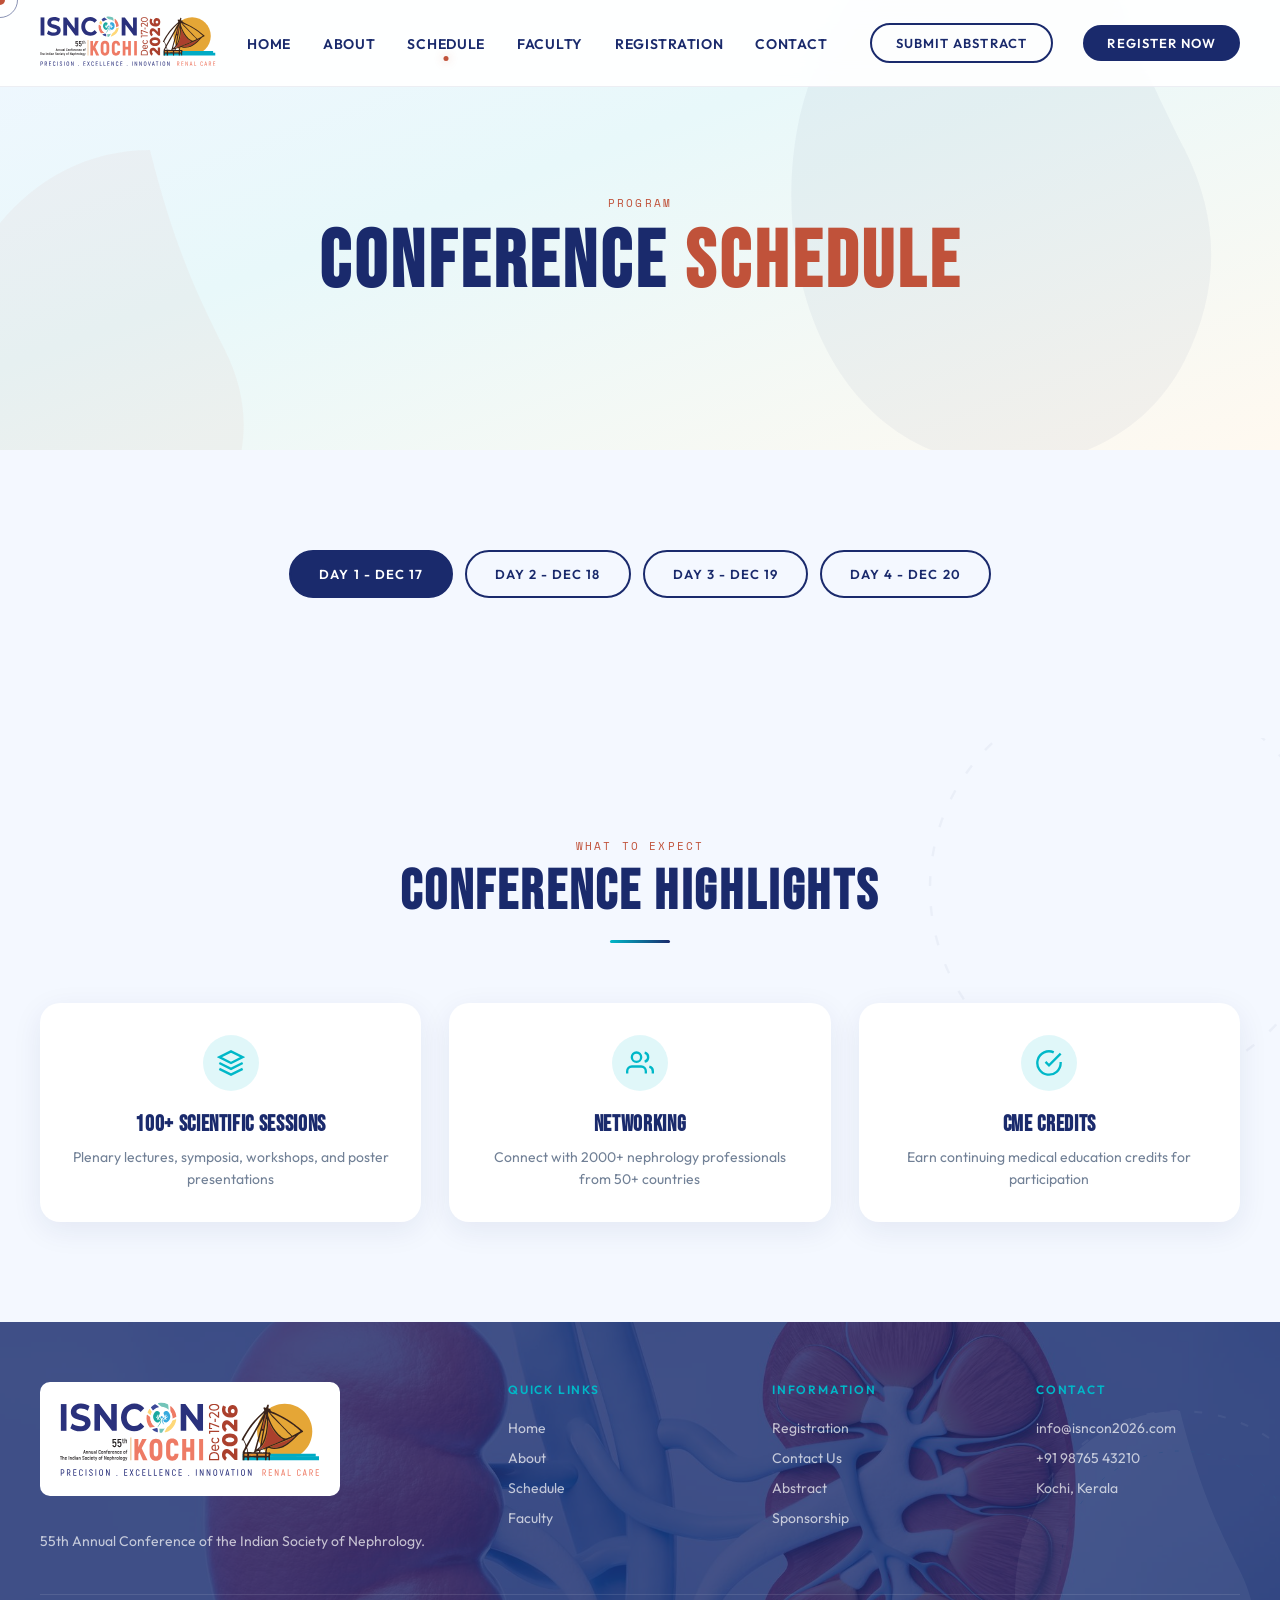
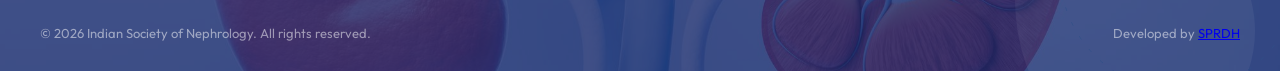
<file: schedule.html>
<!DOCTYPE html>
<html lang="en">

<head>
	<meta charset="UTF-8">
	<meta name="viewport" content="width=device-width, initial-scale=1.0">
	<title>Schedule | ISNCON 2026 — 55th Annual Conference</title>
	<link rel="icon" type="image/png" href="images/favicon-96x96.png" sizes="96x96" />
	<link
		href="https://fonts.googleapis.com/css2?family=Bebas+Neue&family=Outfit:wght@300;400;600;700&family=Space+Mono:ital@0;1&display=swap"
		rel="stylesheet">
	<link rel="stylesheet" href="css/style.css?v=1.0.6">
</head>

<body>
	<div class="cursor" id="cursor"></div>
	<div class="cursor-ring" id="cursorRing"></div>

	<nav class="nav">
		<div class="nav-logo"><a href="index.html"><img src="images/logo.svg" alt="ISNCON" style="height:50px" /></a>
		</div>
		<ul class="nav-links">
			<li><a href="index.html">Home</a></li>
			<li><a href="about.html">About</a></li>
			<li><a href="schedule.html" class="active">Schedule</a></li>
			<li><a href="faculty.html">Faculty</a></li>
			<li><a href="registration.html">Registration</a></li>
			<li><a href="contact.html">Contact</a></li>
		</ul>
		<a href="registration.html" class="nav-cta nav-cta-secondary">Submit Abstract</a>
		<a href="registration.html" class="nav-cta">Register Now</a>
	</nav>

	<section class="page-hero">
		<div class="page-hero-bg">
			<svg class="kidney-bg kidney-bg-1" viewBox="0 0 200 200">
				<path fill="#1a2a6c"
					d="M100 20c-40 0-70 30-80 70-10 45 10 100 60 100 20 0 40-10 50-30 10-20 10-40 0-60-10-20-20-40-30-80z" />
			</svg>
			<svg class="kidney-bg kidney-bg-2" viewBox="0 0 200 200">
				<path fill="#c0523a"
					d="M100 20c-40 0-70 30-80 70-10 45 10 100 60 100 20 0 40-10 50-30 10-20 10-40 0-60-10-20-20-40-30-80z" />
			</svg>
		</div>
		<div class="page-hero-content">
			<div class="page-hero-label">Program</div>
			<h1 class="page-hero-title">Conference <span>Schedule</span></h1>
		</div>
	</section>

	<section>
		<div class="container">
			<div class="day-tabs">
				<button class="day-tab active" onclick="showDay(1)">Day 1 - Dec 17</button>
				<button class="day-tab" onclick="showDay(2)">Day 2 - Dec 18</button>
				<button class="day-tab" onclick="showDay(3)">Day 3 - Dec 19</button>
				<button class="day-tab" onclick="showDay(4)">Day 4 - Dec 20</button>
			</div>

			<div id="day1" class="schedule-grid">
				<div class="schedule-item reveal">
					<div class="schedule-time">08:00 - 09:00</div>
					<div class="schedule-content">
						<h3>Registration & Welcome Coffee</h3>
						<p>Pick up your delegate kit and network with fellow attendees</p><span
							class="schedule-tag break">Registration</span>
					</div>
				</div>
				<div class="schedule-item reveal">
					<div class="schedule-time">09:00 - 09:30</div>
					<div class="schedule-content">
						<h3>Inaugural Ceremony</h3>
						<p>Opening address by Conference Chair and Chief Guests</p><span
							class="schedule-tag keynote">Keynote</span>
					</div>
				</div>
				<div class="schedule-item reveal">
					<div class="schedule-time">09:30 - 10:30</div>
					<div class="schedule-content">
						<h3>Plenary Lecture: Future of Nephrology</h3>
						<p>Dr. Michael Chen - Johns Hopkins University, USA</p><span
							class="schedule-tag keynote">Keynote</span>
					</div>
				</div>
				<div class="schedule-item reveal">
					<div class="schedule-time">10:30 - 11:00</div>
					<div class="schedule-content">
						<h3>Tea Break & Poster Viewing</h3>
						<p>Networking opportunity</p><span class="schedule-tag break">Break</span>
					</div>
				</div>
				<div class="schedule-item reveal">
					<div class="schedule-time">11:00 - 12:30</div>
					<div class="schedule-content">
						<h3>Symposium: CKD Management Updates</h3>
						<p>Latest guidelines and treatment strategies</p><span
							class="schedule-tag session">Session</span>
					</div>
				</div>
				<div class="schedule-item reveal">
					<div class="schedule-time">12:30 - 14:00</div>
					<div class="schedule-content">
						<h3>Lunch Break</h3>
						<p>Networking lunch with exhibition</p><span class="schedule-tag break">Break</span>
					</div>
				</div>
				<div class="schedule-item reveal">
					<div class="schedule-time">14:00 - 16:00</div>
					<div class="schedule-content">
						<h3>Workshop: Renal Ultrasound Techniques</h3>
						<p>Hands-on training session</p><span class="schedule-tag workshop">Workshop</span>
					</div>
				</div>
				<div class="schedule-item reveal">
					<div class="schedule-time">16:00 - 17:30</div>
					<div class="schedule-content">
						<h3>Oral Paper Presentations</h3>
						<p>Research presentations by young investigators</p><span
							class="schedule-tag session">Session</span>
					</div>
				</div>
				<div class="schedule-item reveal">
					<div class="schedule-time">19:00 - 21:00</div>
					<div class="schedule-content">
						<h3>Welcome Reception</h3>
						<p>Cultural evening and dinner</p><span class="schedule-tag break">Social</span>
					</div>
				</div>
			</div>

			<div id="day2" class="schedule-grid" style="display:none">
				<div class="schedule-item reveal">
					<div class="schedule-time">08:30 - 09:00</div>
					<div class="schedule-content">
						<h3>Morning Coffee</h3>
						<p>Networking</p><span class="schedule-tag break">Break</span>
					</div>
				</div>
				<div class="schedule-item reveal">
					<div class="schedule-time">09:00 - 10:30</div>
					<div class="schedule-content">
						<h3>Plenary: Transplant Immunology</h3>
						<p>Dr. Hans Mueller - Charité Berlin, Germany</p><span
							class="schedule-tag keynote">Keynote</span>
					</div>
				</div>
				<div class="schedule-item reveal">
					<div class="schedule-time">10:30 - 12:00</div>
					<div class="schedule-content">
						<h3>Parallel Sessions: Dialysis & ICU Nephrology</h3>
						<p>Multiple tracks available</p><span class="schedule-tag session">Session</span>
					</div>
				</div>
				<div class="schedule-item reveal">
					<div class="schedule-time">12:00 - 13:30</div>
					<div class="schedule-content">
						<h3>Lunch & Industry Symposia</h3>
						<p>Sponsored sessions by pharmaceutical partners</p><span
							class="schedule-tag break">Break</span>
					</div>
				</div>
				<div class="schedule-item reveal">
					<div class="schedule-time">13:30 - 15:30</div>
					<div class="schedule-content">
						<h3>Workshop: Kidney Biopsy Techniques</h3>
						<p>Expert-led hands-on session</p><span class="schedule-tag workshop">Workshop</span>
					</div>
				</div>
				<div class="schedule-item reveal">
					<div class="schedule-time">15:30 - 17:00</div>
					<div class="schedule-content">
						<h3>Panel Discussion: AI in Nephrology</h3>
						<p>Future of diagnostic and treatment technologies</p><span
							class="schedule-tag session">Session</span>
					</div>
				</div>
				<div class="schedule-item reveal">
					<div class="schedule-time">17:00 - 18:30</div>
					<div class="schedule-content">
						<h3>Poster Session & Networking</h3>
						<p>Interactive poster presentations</p><span class="schedule-tag session">Session</span>
					</div>
				</div>
			</div>

			<div id="day3" class="schedule-grid" style="display:none">
				<div class="schedule-item reveal">
					<div class="schedule-time">08:30 - 09:00</div>
					<div class="schedule-content">
						<h3>Morning Coffee</h3>
						<p>Networking</p><span class="schedule-tag break">Break</span>
					</div>
				</div>
				<div class="schedule-item reveal">
					<div class="schedule-time">09:00 - 10:30</div>
					<div class="schedule-content">
						<h3>Plenary: Glomerular Diseases</h3>
						<p>Dr. Sarah Thompson - Oxford, UK</p><span class="schedule-tag keynote">Keynote</span>
					</div>
				</div>
				<div class="schedule-item reveal">
					<div class="schedule-time">10:30 - 12:00</div>
					<div class="schedule-content">
						<h3>Symposium: Pediatric Nephrology</h3>
						<p>Updates on childhood kidney diseases</p><span class="schedule-tag session">Session</span>
					</div>
				</div>
				<div class="schedule-item reveal">
					<div class="schedule-time">12:00 - 13:30</div>
					<div class="schedule-content">
						<h3>Lunch & Awards Ceremony</h3>
						<p>Best paper and poster awards</p><span class="schedule-tag break">Break</span>
					</div>
				</div>
				<div class="schedule-item reveal">
					<div class="schedule-time">13:30 - 15:30</div>
					<div class="schedule-content">
						<h3>Workshop: Peritoneal Dialysis</h3>
						<p>Hands-on PD training</p><span class="schedule-tag workshop">Workshop</span>
					</div>
				</div>
				<div class="schedule-item reveal">
					<div class="schedule-time">15:30 - 17:00</div>
					<div class="schedule-content">
						<h3>ISN General Body Meeting</h3>
						<p>Society updates and elections</p><span class="schedule-tag session">Session</span>
					</div>
				</div>
				<div class="schedule-item reveal">
					<div class="schedule-time">19:00 - 23:00</div>
					<div class="schedule-content">
						<h3>Gala Dinner</h3>
						<p>Grand finale dinner with entertainment</p><span class="schedule-tag break">Social</span>
					</div>
				</div>
			</div>

			<div id="day4" class="schedule-grid" style="display:none">
				<div class="schedule-item reveal">
					<div class="schedule-time">08:30 - 09:00</div>
					<div class="schedule-content">
						<h3>Morning Coffee</h3>
						<p>Final networking opportunity</p><span class="schedule-tag break">Break</span>
					</div>
				</div>
				<div class="schedule-item reveal">
					<div class="schedule-time">09:00 - 10:30</div>
					<div class="schedule-content">
						<h3>Plenary: Hypertension & Kidney</h3>
						<p>Dr. Yuki Tanaka - Tokyo, Japan</p><span class="schedule-tag keynote">Keynote</span>
					</div>
				</div>
				<div class="schedule-item reveal">
					<div class="schedule-time">10:30 - 12:00</div>
					<div class="schedule-content">
						<h3>Case Discussions</h3>
						<p>Complex case presentations</p><span class="schedule-tag session">Session</span>
					</div>
				</div>
				<div class="schedule-item reveal">
					<div class="schedule-time">12:00 - 13:30</div>
					<div class="schedule-content">
						<h3>Lunch & Closing Ceremony</h3>
						<p>Valedictory function and ISNCON 2027 announcement</p><span
							class="schedule-tag break">Break</span>
					</div>
				</div>
			</div>
		</div>
	</section>

	<section class="highlights">
		<div class="section-bg">
			<svg class="section-kidney section-kidney-1" viewBox="0 0 200 200">
				<circle cx="100" cy="100" r="80" stroke="#1a2a6c" stroke-width="1" fill="none" stroke-dasharray="4 8" />
			</svg>
		</div>
		<div class="container">
			<div class="section-header reveal">
				<div class="section-label">What to Expect</div>
				<h2 class="section-title">Conference Highlights</h2>
				<div class="section-divider"></div>
			</div>
			<div class="highlights-grid">
				<div class="highlight-card reveal">
					<div class="highlight-icon"><svg viewBox="0 0 24 24" fill="none" stroke="currentColor"
							stroke-width="2">
							<path d="M12 2L2 7l10 5 10-5-10-5zM2 17l10 5 10-5M2 12l10 5 10-5" />
						</svg></div>
					<h3>100+ Scientific Sessions</h3>
					<p>Plenary lectures, symposia, workshops, and poster presentations</p>
				</div>
				<div class="highlight-card reveal" style="transition-delay:0.1s">
					<div class="highlight-icon"><svg viewBox="0 0 24 24" fill="none" stroke="currentColor"
							stroke-width="2">
							<path d="M17 21v-2a4 4 0 0 0-4-4H5a4 4 0 0 0-4 4v2" />
							<circle cx="9" cy="7" r="4" />
							<path d="M23 21v-2a4 4 0 0 0-3-3.87M16 3.13a4 4 0 0 1 0 7.75" />
						</svg></div>
					<h3>Networking</h3>
					<p>Connect with 2000+ nephrology professionals from 50+ countries</p>
				</div>
				<div class="highlight-card reveal" style="transition-delay:0.2s">
					<div class="highlight-icon"><svg viewBox="0 0 24 24" fill="none" stroke="currentColor"
							stroke-width="2">
							<path d="M22 11.08V12a10 10 0 1 1-5.93-9.14" />
							<polyline points="22 4 12 14.01 9 11.01" />
						</svg></div>
					<h3>CME Credits</h3>
					<p>Earn continuing medical education credits for participation</p>
				</div>
			</div>
		</div>
	</section>

	<footer class="footer">
		<svg class="footer-kidney" viewBox="0 0 200 200">
			<path fill="#fff"
				d="M100 20c-40 0-70 30-80 70-10 45 10 100 60 100 20 0 40-10 50-30 10-20 10-40 0-60-10-20-20-40-30-80z" />
			<circle cx="100" cy="100" r="80" stroke="#fff" stroke-width="1" fill="none" stroke-dasharray="4 8" />
			<circle cx="100" cy="100" r="60" stroke="#00b8c8" stroke-width="0.5" fill="none" stroke-dasharray="2 6" />
		</svg>
		<div class="footer-grid">
			<div class="footer-brand">
				<img src="images/logo.svg" alt="55th Annual Conference of the Indian Society of Nephrology.">
				<p>55th Annual Conference of the Indian Society of Nephrology.</p>
			</div>
			<div class="footer-col">
				<h4>Quick Links</h4>
				<ul>
					<li><a href="index.html">Home</a></li>
					<li><a href="about.html">About</a></li>
					<li><a href="schedule.html">Schedule</a></li>
					<li><a href="faculty.html">Faculty</a></li>
				</ul>
			</div>
			<div class="footer-col">
				<h4>Information</h4>
				<ul>
					<li><a href="registration.html">Registration</a></li>
					<li><a href="contact.html">Contact Us</a></li>
					<li><a href="#">Abstract</a></li>
					<li><a href="#">Sponsorship</a></li>
				</ul>
			</div>
			<div class="footer-col">
				<h4>Contact</h4>
				<ul>
					<li><a href="mailto:info@isncon2026.com">info@isncon2026.com</a></li>
					<li><a href="#">+91 98765 43210</a></li>
					<li><a href="#">Kochi, Kerala</a></li>
				</ul>
			</div>
		</div>
		<div class="footer-bottom">
			<p>&copy; 2026 Indian Society of Nephrology. All rights reserved.</p>
			<p>Developed by <a href="https://www.sprdh.com">SPRDH</a></p>
		</div>
	</footer>

	<script>
		const cursorEl = document.getElementById('cursor'), ringEl = document.getElementById('cursorRing'); let mx = 0, my = 0, rx = 0, ry = 0; document.addEventListener('mousemove', e => { mx = e.clientX; my = e.clientY }); (function tick() { cursorEl.style.left = mx + 'px'; cursorEl.style.top = my + 'px'; rx += (mx - rx) * .12; ry += (my - ry) * .12; ringEl.style.left = rx + 'px'; ringEl.style.top = ry + 'px'; requestAnimationFrame(tick) })();
		function showDay(day) { document.querySelectorAll('.schedule-grid').forEach(g => g.style.display = 'none'); document.getElementById('day' + day).style.display = 'grid'; document.querySelectorAll('.day-tab').forEach(t => t.classList.remove('active')); event.target.classList.add('active') }
		const revealElements = document.querySelectorAll('.reveal'); function checkReveal() { const wh = window.innerHeight; revealElements.forEach(el => { if (el.getBoundingClientRect().top < wh - 100) el.classList.add('active') }) } window.addEventListener('scroll', checkReveal); checkReveal();
	</script>
</body>

</html>
</file>
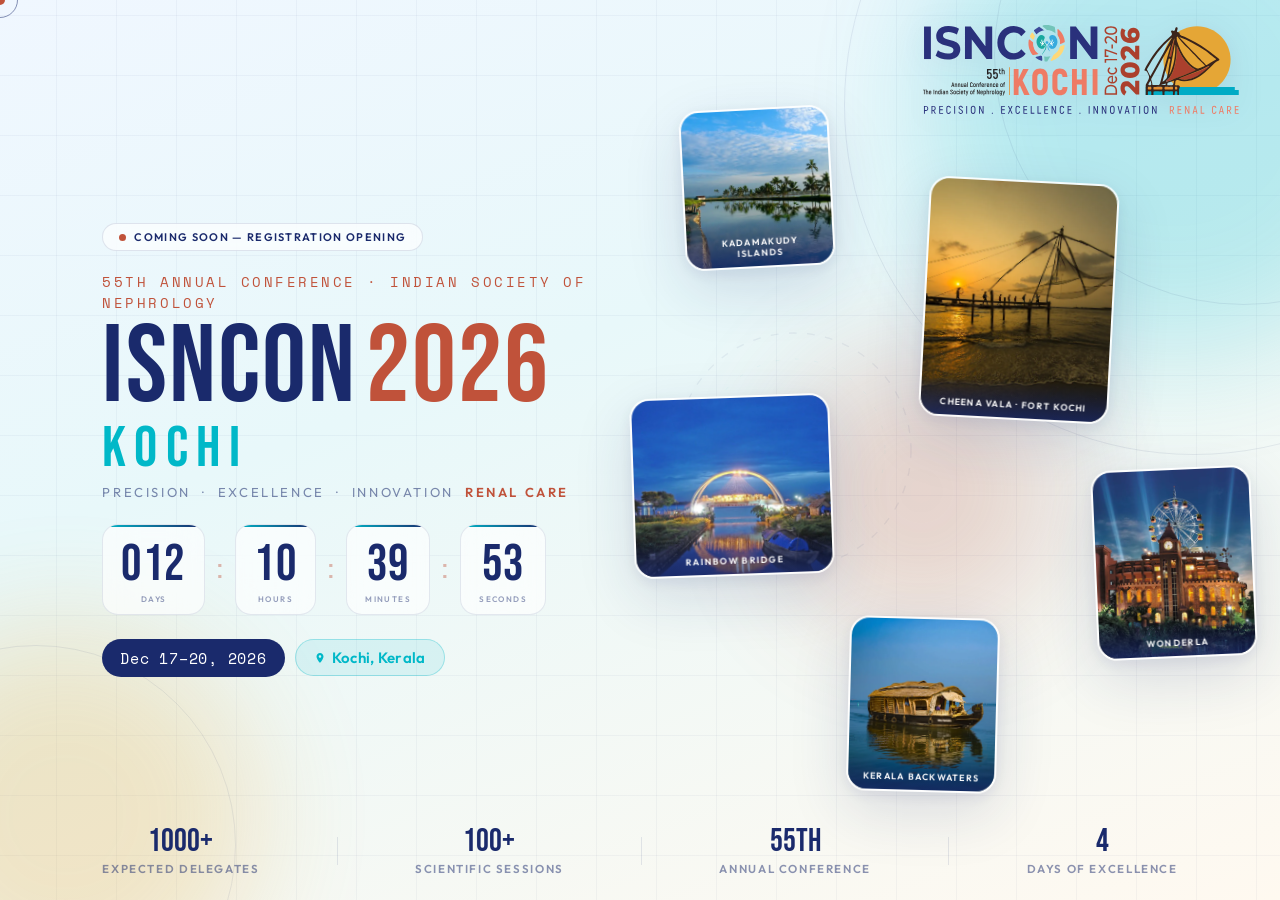
<file: test.html>
<!DOCTYPE html>
<html lang="en">

<head>
	<meta charset="UTF-8">
	<meta name="viewport" content="width=device-width, initial-scale=1.0">
	<title>ISNCON 2026 — December 17 - 20 at Kochi, Kerala - 55th Annual Conference · Indian Society of Nephrology</title>
	<link rel="icon" type="image/png" href="images/favicon-96x96.png" sizes="96x96" />
	<link rel="icon" type="image/svg+xml" href="images/favicon.svg" />
	<link rel="shortcut icon" href="images/favicon.ico" />
	<link rel="apple-touch-icon" sizes="180x180" href="images/apple-touch-icon.png" />
	<meta name="apple-mobile-web-app-title" content="ISNCON 2026" />
	<link rel="manifest" href="images/site.webmanifest" />
	<link
		href="https://fonts.googleapis.com/css2?family=Bebas+Neue&family=Outfit:wght@300;400;600;700&family=Space+Mono:ital@0;1&display=swap"
		rel="stylesheet">
	<style>
		*,
		*::before,
		*::after {
			margin: 0;
			padding: 0;
			box-sizing: border-box;
		}

		:root {
			--navy: #1a2a6c;
			--coral: #c0523a;
			--amber: #e8a020;
			--teal: #00b8c8;
			--light: #f4f8ff;
			--glass: rgba(255, 255, 255, 0.65);
		}

		html,
		body {
			height: 100%;
			overflow: hidden;
			font-family: 'Outfit', sans-serif;
			background: var(--light);
			cursor: none;
		}

		@media (hover: none) {

			html,
			body {
				cursor: auto;
			}
		}

		/* ── Custom cursor ── */
		.cursor,
		.cursor-ring {
			position: fixed;
			border-radius: 50%;
			pointer-events: none;
			transform: translate(-50%, -50%);
		}

		.cursor {
			width: 10px;
			height: 10px;
			background: var(--coral);
			z-index: 9999;
			transition: transform .08s;
		}

		.cursor-ring {
			width: 36px;
			height: 36px;
			border: 1.5px solid var(--navy);
			z-index: 9998;
			opacity: .5;
			transition: transform .18s;
		}

		@media (hover: none) {

			.cursor,
			.cursor-ring {
				display: none;
			}
		}

		/* ── Scene ── */
		.scene {
			position: fixed;
			inset: 0;
			overflow: hidden;
			background: linear-gradient(160deg, #f0f7ff 0%, #e8f8fa 40%, #fff9f0 100%);
		}

		/* ── Parallax layers ── */
		.layer {
			position: absolute;
			inset: -5%;
			width: 110%;
			height: 110%;
			will-change: transform;
		}

		.grid-layer {
			background-image:
				linear-gradient(to right, rgba(26, 42, 108, 0.04) 1px, transparent 1px),
				linear-gradient(to bottom, rgba(26, 42, 108, 0.04) 1px, transparent 1px);
			background-size: 60px 60px;
		}

		/* Blobs */
		.blob {
			position: absolute;
			border-radius: 50%;
			filter: blur(60px);
			opacity: .22;
		}

		.blob-1 {
			width: 500px;
			height: 500px;
			background: var(--teal);
			top: -100px;
			right: -80px;
		}

		.blob-2 {
			width: 380px;
			height: 380px;
			background: var(--amber);
			bottom: -60px;
			left: -60px;
		}

		.blob-3 {
			width: 280px;
			height: 280px;
			background: var(--coral);
			top: 40%;
			left: 60%;
		}

		/* Rings */
		.ring {
			position: absolute;
			border-radius: 50%;
			border: 1px solid rgba(26, 42, 108, 0.08);
		}

		.ring-1 {
			width: 700px;
			height: 700px;
			top: -200px;
			right: -200px;
		}

		.ring-2 {
			width: 500px;
			height: 500px;
			top: -150px;
			right: -150px;
		}

		.ring-3 {
			width: 400px;
			height: 400px;
			bottom: -100px;
			left: -100px;
		}

		/* Particles */
		.particles {
			position: absolute;
			inset: 0;
			overflow: hidden;
			pointer-events: none;
		}

		.particle {
			position: absolute;
			border-radius: 50%;
			animation: floatUp linear infinite;
			opacity: 0;
		}

		@keyframes floatUp {
			0% {
				transform: translateY(0) scale(1);
				opacity: 0;
			}

			10% {
				opacity: 1;
			}

			90% {
				opacity: .6;
			}

			100% {
				transform: translateY(-100vh) scale(.5);
				opacity: 0;
			}
		}

		/* Kidney ring */
		.kidney-ring {
			position: absolute;
			right: 38%;
			top: 50%;
			transform: translate(50%, -50%);
			width: 260px;
			height: 260px;
			pointer-events: none;
			z-index: 5;
			animation: spinSlow 30s linear infinite;
			opacity: .06;
		}

		@keyframes spinSlow {
			to {
				transform: translate(50%, -50%) rotate(360deg);
			}
		}

		/* ── Image cards ── */
		.img-card {
			position: absolute;
			border-radius: 20px;
			overflow: hidden;
			box-shadow: 0 20px 60px rgba(26, 42, 108, .14), 0 4px 16px rgba(26, 42, 108, .08);
			border: 2px solid rgba(255, 255, 255, .85);
			z-index: 8;
			pointer-events: none;
			will-change: transform;
			animation: cardReveal 1s ease both;
		}

		.img-card img {
			width: 100%;
			height: 100%;
			object-fit: cover;
			display: block;
		}

		.img-card-label {
			position: absolute;
			bottom: 0;
			left: 0;
			right: 0;
			background: linear-gradient(to top, rgba(26, 42, 108, .75), transparent);
			color: #fff;
			font-size: 9px;
			font-weight: 600;
			letter-spacing: .14em;
			text-transform: uppercase;
			padding: 18px 10px 8px;
			text-align: center;
		}

		@keyframes cardReveal {
			from {
				opacity: 0;
				transform: translateY(30px) scale(.95);
			}

			to {
				opacity: 1;
			}
		}

		/* Desktop card positions */
		.img-card-1 {
			width: 190px;
			height: 240px;
			top: 20%;
			right: 13%;
			transform: rotate(3deg);
			animation-delay: .3s;
		}

		.img-card-2 {
			width: 160px;
			height: 190px;
			top: 52%;
			right: 2%;
			transform: rotate(-2.5deg);
			animation-delay: .5s;
		}

		.img-card-3 {
			width: 150px;
			height: 175px;
			bottom: 12%;
			right: 22%;
			transform: rotate(1.5deg);
			animation-delay: .7s;
		}

		.img-card-4 {
			width: 150px;
			height: 160px;
			top: 12%;
			right: 35%;
			transform: rotate(-3deg);
			animation-delay: .9s;
			opacity: .85;
		}

		.img-card-5 {
			width: 200px;
			height: 180px;
			top: 44%;
			right: 35%;
			transform: rotate(-2deg);
			animation-delay: 1.1s;
			opacity: .85;
		}

		/* ── Logo ── */
		.logo-img {
			position: fixed;
			top: 24px;
			right: 40px;
			height: 90px;
			z-index: 100;
			pointer-events: none;
			animation: fadeSlide 1s .4s ease both;
			filter: drop-shadow(0 4px 16px rgba(26, 42, 108, .1));
		}

		/* ── Main content ── */
		.content {
			position: relative;
			z-index: 10;
			height: 100vh;
			max-width: 62%;
			display: flex;
			flex-direction: column;
			justify-content: center;
			padding: 0 8vw;
			pointer-events: none;
		}

		/* Badge */
		.badge {
			display: inline-flex;
			align-items: center;
			gap: 8px;
			background: var(--glass);
			backdrop-filter: blur(12px);
			border: 1px solid rgba(26, 42, 108, .12);
			border-radius: 100px;
			padding: 6px 16px;
			font-size: 11px;
			font-weight: 600;
			letter-spacing: .12em;
			text-transform: uppercase;
			color: var(--navy);
			margin-bottom: 20px;
			width: fit-content;
			pointer-events: auto;
			animation: fadeSlide .8s ease both;
		}

		.badge-dot {
			width: 7px;
			height: 7px;
			background: var(--coral);
			border-radius: 50%;
			animation: pulse 2s ease infinite;
		}

		@keyframes pulse {

			0%,
			100% {
				transform: scale(1);
				opacity: 1
			}

			50% {
				transform: scale(1.5);
				opacity: .6
			}
		}

		/* Title */
		.title-block {
			animation: fadeSlide .8s .15s ease both;
		}

		.label-small {
			font-family: 'Space Mono', monospace;
			font-size: clamp(10px, 1.2vw, 14px);
			letter-spacing: .18em;
			color: var(--coral);
			text-transform: uppercase;
			margin-bottom: 6px;
		}

		.isncon-logo {
			display: flex;
			align-items: baseline;
			flex-wrap: wrap;
			margin-bottom: 2px;
		}

		.logo-isncon {
			font-family: 'Bebas Neue', sans-serif;
			font-size: clamp(52px, 9vw, 110px);
			color: var(--navy);
			line-height: .9;
			letter-spacing: .02em;
		}

		.logo-year {
			font-family: 'Bebas Neue', sans-serif;
			font-size: clamp(52px, 9vw, 110px);
			color: var(--coral);
			line-height: .9;
			letter-spacing: .02em;
			margin-left: 8px;
		}

		.kochi-text {
			font-family: 'Bebas Neue', sans-serif;
			font-size: clamp(28px, 4.5vw, 64px);
			color: var(--teal);
			letter-spacing: .15em;
			line-height: 1;
			margin-bottom: 6px;
		}

		.tagline {
			font-size: clamp(10px, 1.1vw, 13px);
			font-weight: 400;
			letter-spacing: .2em;
			color: rgba(26, 42, 108, .55);
			text-transform: uppercase;
			margin-bottom: 24px;
		}

		.tagline span {
			color: var(--coral);
			font-weight: 600;
		}

		/* Countdown */
		.countdown {
			display: flex;
			gap: 12px;
			flex-wrap: wrap;
			animation: fadeSlide .8s .4s ease both;
			pointer-events: auto;
			margin-bottom: 24px;
		}

		.count-unit {
			display: flex;
			flex-direction: column;
			align-items: center;
			background: var(--glass);
			backdrop-filter: blur(16px);
			border: 1px solid rgba(26, 42, 108, .1);
			border-radius: 16px;
			padding: 14px 18px 10px;
			min-width: 72px;
			position: relative;
			overflow: hidden;
			transition: transform .2s, box-shadow .2s;
		}

		.count-unit:hover {
			transform: translateY(-3px);
			box-shadow: 0 12px 32px rgba(26, 42, 108, .1);
		}

		.count-unit::before {
			content: '';
			position: absolute;
			top: 0;
			left: 0;
			right: 0;
			height: 2px;
			background: linear-gradient(90deg, var(--teal), var(--navy));
		}

		.count-num {
			font-family: 'Bebas Neue', sans-serif;
			font-size: clamp(34px, 4vw, 52px);
			color: var(--navy);
			line-height: 1;
			letter-spacing: .03em;
		}

		.count-label {
			font-size: 8px;
			font-weight: 600;
			letter-spacing: .18em;
			color: rgba(26, 42, 108, .45);
			text-transform: uppercase;
			margin-top: 4px;
		}

		.count-sep {
			font-family: 'Bebas Neue', sans-serif;
			font-size: 30px;
			color: var(--coral);
			align-self: center;
			opacity: .4;
			animation: blink 1s step-end infinite;
		}

		@keyframes blink {

			0%,
			100% {
				opacity: .4
			}

			50% {
				opacity: .05
			}
		}

		/* Date strip */
		.date-strip {
			display: flex;
			align-items: center;
			gap: 10px;
			flex-wrap: wrap;
			animation: fadeSlide .8s .55s ease both;
			pointer-events: auto;
		}

		.date-pill {
			background: var(--navy);
			color: #fff;
			font-family: 'Space Mono', monospace;
			font-size: clamp(11px, 1.3vw, 15px);
			padding: 8px 18px;
			border-radius: 100px;
			letter-spacing: .05em;
			white-space: nowrap;
		}

		.venue-pill {
			display: flex;
			align-items: center;
			gap: 6px;
			background: rgba(0, 184, 200, .1);
			border: 1px solid rgba(0, 184, 200, .3);
			color: var(--teal);
			font-size: clamp(11px, 1.3vw, 15px);
			font-weight: 600;
			padding: 8px 18px;
			border-radius: 100px;
			letter-spacing: .02em;
			white-space: nowrap;
		}

		@keyframes fadeSlide {
			from {
				opacity: 0;
				transform: translateY(24px);
			}

			to {
				opacity: 1;
				transform: translateY(0);
			}
		}

		/* ── Stats bar ── */
		.stats {
			position: fixed;
			bottom: 24px;
			left: 8vw;
			right: 8vw;
			display: flex;
			justify-content: space-between;
			align-items: center;
			pointer-events: none;
			z-index: 20;
			animation: fadeSlide .8s .7s ease both;
		}

		.stat-item {
			display: flex;
			flex-direction: column;
			align-items: center;
			gap: 3px;
		}

		.stat-num {
			font-family: 'Bebas Neue', sans-serif;
			font-size: clamp(20px, 2.5vw, 32px);
			color: var(--navy);
			line-height: 1;
		}

		.stat-label {
			font-size: clamp(8px, .9vw, 12px);
			font-weight: 600;
			letter-spacing: .14em;
			color: rgba(26, 42, 108, .5);
			text-transform: uppercase;
			text-align: center;
		}

		.stat-div {
			width: 1px;
			height: 28px;
			background: rgba(26, 42, 108, .1);
		}

		/* ══════════════════════════════════════
     TABLET  ≤ 1024px
  ══════════════════════════════════════ */
		@media (max-width: 1024px) {
			.content {
				max-width: 100%;
				padding: 0 6vw;
				padding-top: 110px;
			}

			.img-card-1 {
				width: 140px;
				height: 175px;
				top: auto;
				bottom: 16%;
				right: 3%;
			}

			.img-card-2 {
				width: 130px;
				height: 155px;
				top: auto;
				bottom: 19%;
				right: 20%;
			}

			.img-card-3 {
				width: 130px;
				height: 155px;
				top: auto;
				bottom: 43%;
				right: 20%;
			}

			.img-card-4 {
				width: 120px;
				height: 135px;
				top: 8%;
				right: 3%;
				transform: rotate(-2deg);
			}

			.img-card-5 {
				display: none;
			}

			.kidney-ring {
				right: 50%;
				opacity: .04;
			}

			.logo-img {
				height: 70px;
				right: 20px;
				top: 16px;
			}

			.stats {
				left: 4vw;
				right: 4vw;
			}
		}

		/* ══════════════════════════════════════
     MOBILE  ≤ 640px
  ══════════════════════════════════════ */
		@media (max-width: 640px) {

			html,
			body {
				overflow-y: auto;
			}

			.content {
				max-width: 100%;
				height: auto;
				min-height: 100dvh;
				padding: 96px 6vw 148px;
				justify-content: flex-start;
			}

			/* Hide most cards; show two small ones tucked bottom-right */
			.img-card {
				display: none;
			}

			.img-card-1,
			.img-card-2,
			.img-card-3,
			.img-card-4 {
				display: block;
			}

			.img-card-1 {
				width: 100px;
				height: 120px;
				bottom: 120px;
				top: auto;
				right: 4%;
				transform: rotate(3deg);
				animation-delay: .4s;
			}

			.img-card-2 {
				width: 100px;
				height: 120px;
				bottom: 120px;
				top: auto;
				right: calc(4% + 110px);
				transform: rotate(-2deg);
				animation-delay: .6s;
			}

			.img-card-3 {
				width: 100px;
				height: 120px;
				bottom: 120px;
				top: auto;
				right: calc(4% + 220px);
				transform: rotate(2deg);
				animation-delay: .8s;
			}

			.img-card-4 {
				width: 100px;
				height: 120px;
				bottom: 120px;
				top: auto;
				right: calc(4% + 330px);
				transform: rotate(-3deg);
				animation-delay: 1s;
			}

			.kidney-ring {
				display: none;
			}

			.logo-img {
				height: 52px;
				right: 14px;
				top: 14px;
			}

			.badge {
				font-size: 10px;
				padding: 5px 12px;
				margin-bottom: 14px;
			}

			.tagline {
				font-size: 9px;
				letter-spacing: .13em;
				margin-bottom: 16px;
			}

			.countdown {
				gap: 8px;
				margin-bottom: 18px;
			}

			.count-unit {
				padding: 10px 12px 8px;
				min-width: 58px;
				border-radius: 12px;
			}

			.count-num {
				font-size: 30px;
			}

			.count-sep {
				font-size: 24px;
			}

			.count-label {
				font-size: 7px;
			}

			.date-strip {
				gap: 8px;
			}

			.date-pill,
			.venue-pill {
				font-size: 11px;
				padding: 7px 13px;
			}

			/* Frosted stats bar pinned to bottom */
			.stats {
				left: 0;
				right: 0;
				bottom: 0;
				padding: 10px 5vw 14px;
				background: rgba(255, 255, 255, .88);
				backdrop-filter: blur(14px);
				border-top: 1px solid rgba(26, 42, 108, .07);
				justify-content: space-around;
			}

			.stat-div {
				display: none;
			}

			.stat-num {
				font-size: 20px;
			}

			.stat-label {
				font-size: 8px;
				letter-spacing: .09em;
			}
		}

		/* ══════════════════════════════════════
     VERY SMALL  ≤ 380px
  ══════════════════════════════════════ */
		@media (max-width: 380px) {

			.logo-isncon,
			.logo-year {
				font-size: 42px;
			}

			.kochi-text {
				font-size: 22px;
			}

			.count-num {
				font-size: 26px;
			}

			.count-unit {
				min-width: 50px;
				padding: 8px 10px 6px;
			}

			.img-card-1,
			.img-card-2 {
				display: none;
			}

			.logo-img {
				height: 46px;
			}
		}
	</style>
</head>

<body>

	<div class="cursor" id="cursor"></div>
	<div class="cursor-ring" id="cursorRing"></div>

	<div class="scene" id="scene">

		<div class="layer grid-layer" data-depth="0.05"></div>

		<div class="layer" data-depth="0.15">
			<div class="blob blob-1"></div>
			<div class="blob blob-2"></div>
			<div class="blob blob-3"></div>
		</div>

		<div class="layer" data-depth="0.08">
			<div class="ring ring-1"></div>
			<div class="ring ring-2"></div>
			<div class="ring ring-3"></div>
		</div>

		<svg class="kidney-ring" viewBox="0 0 200 200" xmlns="http://www.w3.org/2000/svg">
			<circle cx="100" cy="100" r="90" stroke="#1a2a6c" stroke-width="1" fill="none" stroke-dasharray="6 8" />
			<circle cx="100" cy="100" r="70" stroke="#00b8c8" stroke-width=".5" fill="none" stroke-dasharray="3 12" />
		</svg>

		<div class="particles" id="particles"></div>

		<div class="img-card img-card-1" data-depth="0.35" id="imgCard1">
			<img src="images/chinese-net.webp" alt="Chinese Fishing Nets Kochi"
				onerror="this.parentElement.style.background='linear-gradient(135deg,#00b8c8,#1a2a6c)';this.style.display='none'" />
			<div class="img-card-label">Cheena Vala · Fort Kochi</div>
		</div>

		<div class="img-card img-card-2" data-depth="0.45" id="imgCard2">
			<img src="images/wonderla.webp" alt="Wonderla"
				onerror="this.parentElement.style.background='linear-gradient(135deg,#e8a020,#c0523a)';this.style.display='none'" />
			<div class="img-card-label">Wonderla</div>
		</div>

		<div class="img-card img-card-3" data-depth="0.3" id="imgCard3">
			<img src="images/house-boat.webp" alt="Kerala Backwaters"
				onerror="this.parentElement.style.background='linear-gradient(135deg,#1a2a6c,#00b8c8)';this.style.display='none'" />
			<div class="img-card-label">Kerala Backwaters</div>
		</div>

		<div class="img-card img-card-4" data-depth="0.2" id="imgCard4">
			<img src="images/kadamakudy.webp" alt="Kadamakudy Islands"
				onerror="this.parentElement.style.background='linear-gradient(135deg,#f4f8ff,#1a2a6c)';this.style.display='none'" />
			<div class="img-card-label">Kadamakudy Islands</div>
		</div>

		<div class="img-card img-card-5" data-depth="0.25" id="imgCard5">
			<img src="images/rainbow-bridge.webp" alt="Rainbow Bridge"
				onerror="this.parentElement.style.background='linear-gradient(135deg,#f4f8ff,#1a2a6c)';this.style.display='none'" />
			<div class="img-card-label">Rainbow Bridge</div>
		</div>

	</div>

	<!-- Main content -->
	<div class="content" id="mainContent">

		<div class="badge">
			<div class="badge-dot"></div>
			Coming Soon — Registration Opening
		</div>

		<div class="title-block">
			<div class="label-small">55th Annual Conference · Indian Society of Nephrology</div>
			<div class="isncon-logo">
				<span class="logo-isncon">ISNCON</span>
				<span class="logo-year">2026</span>
			</div>
			<div class="kochi-text">Kochi</div>
			<div class="tagline">Precision &nbsp;·&nbsp; Excellence &nbsp;·&nbsp; Innovation &nbsp;<span>Renal
					Care</span></div>
		</div>

		<div class="countdown">
			<div class="count-unit">
				<span class="count-num" id="days">000</span>
				<span class="count-label">Days</span>
			</div>
			<div class="count-sep">:</div>
			<div class="count-unit">
				<span class="count-num" id="hours">00</span>
				<span class="count-label">Hours</span>
			</div>
			<div class="count-sep">:</div>
			<div class="count-unit">
				<span class="count-num" id="mins">00</span>
				<span class="count-label">Minutes</span>
			</div>
			<div class="count-sep">:</div>
			<div class="count-unit">
				<span class="count-num" id="secs">00</span>
				<span class="count-label">Seconds</span>
			</div>
		</div>

		<div class="date-strip">
			<div class="date-pill">Dec 17–20, 2026</div>
			<div class="venue-pill">
				<svg width="12" height="12" viewBox="0 0 24 24" fill="currentColor">
					<path
						d="M12 2C8.13 2 5 5.13 5 9c0 5.25 7 13 7 13s7-7.75 7-13c0-3.87-3.13-7-7-7zm0 9.5c-1.38 0-2.5-1.12-2.5-2.5s1.12-2.5 2.5-2.5 2.5 1.12 2.5 2.5-1.12 2.5-2.5 2.5z" />
				</svg>
				Kochi, Kerala
			</div>
		</div>

	</div>

	<!-- Logo top-right -->
	<img src="images/logo.svg" class="logo-img" alt="ISNCON Logo" onerror="this.src='ISNCON_Logo-02.png'" />

	<!-- Stats bar -->
	<div class="stats">
		<div class="stat-item">
			<span class="stat-num">1000+</span>
			<span class="stat-label">Expected Delegates</span>
		</div>
		<div class="stat-div"></div>
		<div class="stat-item">
			<span class="stat-num">100+</span>
			<span class="stat-label">Scientific Sessions</span>
		</div>
		<div class="stat-div"></div>
		<div class="stat-item">
			<span class="stat-num">55th</span>
			<span class="stat-label">Annual Conference</span>
		</div>
		<div class="stat-div"></div>
		<div class="stat-item">
			<span class="stat-num">4</span>
			<span class="stat-label">Days of Excellence</span>
		</div>
	</div>

	<script>
		/* ── Cursor ── */
		const cursorEl = document.getElementById('cursor');
		const ringEl = document.getElementById('cursorRing');
		let mx = 0, my = 0, rx = 0, ry = 0;
		document.addEventListener('mousemove', e => { mx = e.clientX; my = e.clientY; });
		(function tick() {
			cursorEl.style.left = mx + 'px'; cursorEl.style.top = my + 'px';
			rx += (mx - rx) * .12; ry += (my - ry) * .12;
			ringEl.style.left = rx + 'px'; ringEl.style.top = ry + 'px';
			requestAnimationFrame(tick);
		})();

		/* ── Parallax (pointer devices only) ── */
		if (window.matchMedia('(hover: hover)').matches) {
			const layers = document.querySelectorAll('[data-depth]');
			const content = document.getElementById('mainContent');
			const cx = innerWidth / 2, cy = innerHeight / 2;
			const rots = { imgCard1: 3, imgCard2: -2.5, imgCard3: 1.5, imgCard4: -3, imgCard5: -2 };

			document.addEventListener('mousemove', e => {
				const dx = (e.clientX - cx) / cx;
				const dy = (e.clientY - cy) / cy;
				layers.forEach(l => {
					const d = parseFloat(l.dataset.depth);
					const id = l.id;
					if (id && rots[id] !== undefined) {
						l.style.transform =
							`translate(${dx * d * 55}px,${dy * d * 55}px) rotate(${rots[id] + dx * 1.5}deg)`;
					} else {
						l.style.transform = `translate(${dx * d * 40}px,${dy * d * 40}px)`;
					}
				});
				content.style.transform = `translate(${dx * 5}px,${dy * 3}px)`;
			});
		}

		/* ── Countdown ── */
		function tick() {
			const diff = new Date('2026-12-17T08:00:00') - Date.now();
			if (diff <= 0) return;
			const d = Math.floor(diff / 86400000);
			const h = Math.floor(diff % 86400000 / 3600000);
			const m = Math.floor(diff % 3600000 / 60000);
			const s = Math.floor(diff % 60000 / 1000);
			document.getElementById('days').textContent = String(d).padStart(3, '0');
			document.getElementById('hours').textContent = String(h).padStart(2, '0');
			document.getElementById('mins').textContent = String(m).padStart(2, '0');
			document.getElementById('secs').textContent = String(s).padStart(2, '0');
		}
		tick(); setInterval(tick, 1000);

		/* ── Particles ── */
		const pc = document.getElementById('particles');
		const colors = ['#1a2a6c', '#00b8c8', '#c0523a', '#e8a020'];
		for (let i = 0; i < 28; i++) {
			const p = document.createElement('div');
			p.className = 'particle';
			const sz = Math.random() * 5 + 2;
			p.style.cssText = `
      width:${sz}px;height:${sz}px;
      background:${colors[Math.floor(Math.random() * 4)]};
      left:${Math.random() * 100}%;bottom:-20px;
      animation-duration:${Math.random() * 12 + 8}s;
      animation-delay:${Math.random() * 10}s;
    `;
			pc.appendChild(p);
		}
	</script>
</body>

</html>
</file>
<file: css/style.css>
*,
*::before,
*::after {
    margin: 0;
    padding: 0;
    box-sizing: border-box
}

:root {
    --navy: #1a2a6c;
    --coral: #c0523a;
    --amber: #e8a020;
    --teal: #00b8c8;
    --light: #f4f8ff;
    --glass: rgba(255, 255, 255, 0.65)
}

html {
    scroll-behavior: smooth
}

html,
body {
    font-family: 'Outfit', sans-serif;
    background: var(--light);
    cursor: none
}

@media(hover:none) {

    html,
    body {
        cursor: auto
    }
}

.cursor,
.cursor-ring {
    position: fixed;
    border-radius: 50%;
    pointer-events: none;
    transform: translate(-50%, -50%);
    z-index: 10000
}

.cursor {
    width: 10px;
    height: 10px;
    background: var(--coral);
    transition: transform .08s
}

.cursor-ring {
    width: 36px;
    height: 36px;
    border: 1.5px solid var(--navy);
    opacity: .5;
    transition: transform .18s
}

@media(hover:none) {

    .cursor,
    .cursor-ring {
        display: none
    }
}

@keyframes float {

    0%,
    100% {
        transform: translateY(0) rotate(0)
    }

    50% {
        transform: translateY(-20px) rotate(5deg)
    }
}

@keyframes floatSlow {

    0%,
    100% {
        transform: translateY(0) rotate(0)
    }

    50% {
        transform: translateY(-30px) rotate(-5deg)
    }
}

@keyframes spin {
    from {
        transform: rotate(0)
    }

    to {
        transform: rotate(360deg)
    }
}

@keyframes pulse {

    0%,
    100% {
        transform: scale(1);
        opacity: 1
    }

    50% {
        transform: scale(1.5);
        opacity: .6
    }
}

@keyframes fadeInUp {
    from {
        opacity: 0;
        transform: translateY(40px)
    }

    to {
        opacity: 1;
        transform: translateY(0)
    }
}

@keyframes floatUp {
    0% {
        transform: translateY(0) scale(1);
        opacity: 0
    }

    10% {
        opacity: 1
    }

    90% {
        opacity: .6
    }

    100% {
        transform: translateY(-100vh) scale(.5);
        opacity: 0
    }
}

.reveal {
    opacity: 0;
    transform: translateY(40px);
    transition: all 0.8s cubic-bezier(0.5, 0, 0, 1)
}

.reveal.active {
    opacity: 1;
    transform: translateY(0)
}

.nav {
    position: fixed;
    top: 0;
    left: 0;
    right: 0;
    z-index: 1000;
    padding: 16px 40px;
    display: flex;
    justify-content: space-between;
    align-items: center;
    background: rgba(255, 255, 255, 0.92);
    backdrop-filter: blur(12px);
    border-bottom: 1px solid rgba(26, 42, 108, 0.08);
    animation: fadeInUp 0.8s both
}

.nav-logo {
    display: flex;
    align-items: center;
    gap: 12px
}

.nav-logo img {
    height: 44px;
    width: auto;
    transition: height 0.3s
}

.nav-logo-text {
    font-family: 'Bebas Neue', sans-serif;
    font-size: 24px;
    color: var(--navy);
    letter-spacing: .05em
}

.nav-logo-text span {
    color: var(--coral)
}

.nav-links {
    display: flex;
    gap: 32px;
    list-style: none
}

.nav-menu {
    display: flex;
    align-items: center;
    gap: 24px
}

.nav-links a {
    text-decoration: none;
    color: var(--navy);
    font-size: 14px;
    font-weight: 600;
    letter-spacing: .05em;
    text-transform: uppercase;
    transition: color 0.2s
}

.nav-links a:hover {
    color: var(--coral)
}

.nav-links a.active {
    color: var(--navy);
    position: relative
}

.nav-links a.active::after {
    content: '';
    position: absolute;
    bottom: -8px;
    left: 50%;
    transform: translateX(-50%);
    width: 5px;
    height: 5px;
    background: var(--coral);
    border-radius: 50%;
    box-shadow: 0 0 10px rgba(192, 82, 58, 0.4)
}

.nav-cta {
    background: var(--navy);
    color: #fff;
    padding: 10px 24px;
    border-radius: 100px;
    text-decoration: none;
    font-size: 13px;
    font-weight: 600;
    letter-spacing: .08em;
    text-transform: uppercase;
    transition: background 0.2s, transform 0.2s
}

.nav-cta:hover {
    background: var(--coral);
    transform: translateY(-2px)
}

.nav-cta-secondary {
    background: transparent;
    color: var(--navy);
    border: 2px solid var(--navy);
    margin-left: 12px
}

.nav-cta-secondary:hover {
    background: var(--navy);
    color: #fff
}

.nav-toggle {
    display: none;
    flex-direction: column;
    gap: 5px;
    cursor: pointer;
    z-index: 1001
}

.nav-toggle span {
    width: 25px;
    height: 3px;
    background: var(--navy);
    border-radius: 2px;
    transition: all 0.3s
}

.nav-toggle.active span:nth-child(1) {
    transform: rotate(45deg) translate(6px, 6px)
}

.nav-toggle.active span:nth-child(2) {
    opacity: 0
}

.nav-toggle.active span:nth-child(3) {
    transform: rotate(-45deg) translate(6px, -6px)
}

.nav-buttons {
    display: flex;
    gap: 8px;
    visibility: visible
}

.hero {
    min-height: 100vh;
    display: flex;
    align-items: center;
    justify-content: center;
    position: relative;
    overflow: hidden;
    background: linear-gradient(160deg, #f0f7ff 0%, #e8f8fa 40%, #fff9f0 100%);
    padding: 120px 40px 80px
}

.hero-bg {
    position: absolute;
    inset: 0;
    overflow: hidden
}

.hero-grid {
    position: absolute;
    inset: 0;
    background-image: linear-gradient(to right, rgba(26, 42, 108, 0.04) 1px, transparent 1px), linear-gradient(to bottom, rgba(26, 42, 108, 0.04) 1px, transparent 1px);
    background-size: 60px 60px
}

.hero-blob {
    position: absolute;
    border-radius: 50%;
    filter: blur(80px);
    opacity: .18
}

.hero-blob-1 {
    width: 600px;
    height: 600px;
    background: var(--teal);
    top: -200px;
    right: -100px;
    animation: float 8s ease-in-out infinite
}

.hero-blob-2 {
    width: 450px;
    height: 450px;
    background: var(--amber);
    bottom: -100px;
    left: -80px;
    animation: float 10s ease-in-out infinite reverse
}

.hero-blob-3 {
    width: 350px;
    height: 350px;
    background: var(--coral);
    top: 40%;
    left: 55%;
    animation: float 12s ease-in-out infinite
}

.kidney-bg {
    position: absolute;
    opacity: .04;
    z-index: 0
}

.kidney-bg-1 {
    width: 700px;
    top: -200px;
    right: -150px;
    animation: spin 60s linear infinite
}

.kidney-bg-2 {
    width: 500px;
    bottom: -150px;
    left: -100px;
    animation: spin 45s linear infinite reverse
}

.kidney-bg-3 {
    width: 400px;
    top: 50%;
    left: 50%;
    transform: translate(-50%, -50%);
    animation: spin 50s linear infinite
}

.kidney-float {
    position: absolute;
    opacity: .1;
    animation: floatSlow 6s ease-in-out infinite;
    z-index: 1
}

.kidney-float-1 {
    top: 15%;
    left: 8%;
    width: 100px
}

.kidney-float-2 {
    top: 60%;
    right: 10%;
    width: 80px;
    animation-delay: 2s
}

.kidney-float-3 {
    bottom: 25%;
    left: 15%;
    width: 60px;
    animation-delay: 4s
}

.kidney-float-4 {
    top: 30%;
    right: 20%;
    width: 90px;
    animation-delay: 1s
}

.hero-card {
    position: absolute;
    border-radius: 20px;
    overflow: hidden;
    box-shadow: 0 20px 60px rgba(26, 42, 108, .14), 0 4px 16px rgba(26, 42, 108, .08);
    border: 2px solid rgba(255, 255, 255, .85);
    z-index: 8;
    will-change: transform;
    animation: fadeInUp 1s both
}

.hero-card img {
    width: 100%;
    height: 100%;
    object-fit: cover;
    display: block
}

.hero-card-1 {
    width: 180px;
    height: 220px;
    top: 20%;
    right: 8%;
    transform: rotate(3deg);
    animation-delay: .3s
}

.hero-card-2 {
    width: 150px;
    height: 180px;
    top: 50%;
    right: 2%;
    transform: rotate(-2.5deg);
    animation-delay: .5s
}

.hero-card-3 {
    width: 140px;
    height: 160px;
    bottom: 15%;
    right: 18%;
    transform: rotate(1.5deg);
    animation-delay: .7s
}

.hero-slider {
    position: absolute;
    inset: 0;
    z-index: 5
}

.hero-slide {
    position: absolute;
    inset: 0;
    opacity: 0;
    transition: opacity 1.5s ease-in-out
}

.hero-slide.active {
    opacity: 1
}

.hero-slide img {
    width: 100%;
    height: 100%;
    object-fit: cover;
    filter: brightness(0.5)
}

.hero-slider::after {
    content: '';
    position: absolute;
    inset: 0;
    background: linear-gradient(180deg, rgba(26, 42, 108, 0.3) 0%, rgba(26, 42, 108, 0.1) 50%, rgba(26, 42, 108, 0.4) 100%)
}

.hero-slider-dots {
    position: absolute;
    bottom: 30px;
    left: 50%;
    transform: translateX(-50%);
    display: flex;
    gap: 12px;
    z-index: 10
}

.hero-slider-dots .dot {
    width: 10px;
    height: 10px;
    border-radius: 50%;
    background: rgba(255, 255, 255, .5);
    cursor: pointer;
    transition: background 0.3s
}

.hero-slider-dots .dot.active {
    background: #fff
}

.announcement-bar {
    position: absolute;
    bottom: 0;
    left: 0;
    right: 0;
    background: linear-gradient(90deg, var(--navy), #c0523a);
    padding: 12px 40px;
    z-index: 20;
    animation: fadeInUp 0.8s 0.5s both
}

.announcement-content {
    display: flex;
    align-items: center;
    justify-content: center;
    gap: 16px;
    max-width: 1200px;
    margin: 0 auto
}

.announcement-label {
    background: var(--amber);
    color: var(--navy);
    font-size: 10px;
    font-weight: 700;
    letter-spacing: .15em;
    text-transform: uppercase;
    padding: 4px 12px;
    border-radius: 4px;
    flex-shrink: 0
}

.announcement-text {
    font-family: 'Space Mono', monospace;
    font-size: 14px;
    color: #fff;
    letter-spacing: .03em;
    white-space: nowrap;
    display: flex;
    gap: 80px;
    overflow: hidden
}

.announcement-text span {
    animation: scrollText 12s linear infinite;
    display: inline-block;
    flex-shrink: 0
}

@keyframes scrollText {
    0% {
        transform: translateX(0);
    }

    100% {
        transform: translateX(-50%);
    }
}

.particles {
    position: absolute;
    inset: 0;
    overflow: hidden;
    pointer-events: none
}

.particle {
    position: absolute;
    border-radius: 50%;
    animation: floatUp linear infinite;
    opacity: 0
}

.hero-content {
    position: relative;
    z-index: 10;
    text-align: center;
    max-width: 900px
}

.hero-badge {
    display: inline-block;
    align-items: center;
    gap: 8px;
    background: var(--glass);
    backdrop-filter: blur(12px);
    border: 1px solid rgba(26, 42, 108, 0.12);
    border-radius: 100px;
    padding: 10px 24px;
    font-size: 18px;
    font-weight: 600;
    letter-spacing: .12em;
    color: var(--navy);
    margin-bottom: 24px;
    animation: fadeInUp 0.8s both
}

.hero-badge sup {
    font-size: 12px
}

.hero-badge-dot {
    width: 8px;
    height: 8px;
    background: var(--coral);
    border-radius: 50%;
    animation: pulse 2s infinite;
    display: none;
}

.hero-title {
    font-family: 'Bebas Neue', sans-serif;
    font-size: clamp(48px, 10vw, 96px);
    color: var(--navy);
    line-height: 1;
    letter-spacing: .02em;
    margin-bottom: 8px;
    animation: fadeInUp 0.8s .15s both
}

.hero-title span {
    color: var(--coral)
}

.hero-subtitle {
    font-family: 'Bebas Neue', sans-serif;
    font-size: clamp(28px, 5vw, 56px);
    color: var(--teal);
    letter-spacing: .12em;
    margin-bottom: 16px;
    animation: fadeInUp 0.8s .25s both
}

.hero-tagline {
    font-size: clamp(12px, 1.5vw, 16px);
    font-weight: 400;
    letter-spacing: .2em;
    color: #fff;
    text-transform: uppercase;
    margin-bottom: 32px;
    animation: fadeInUp 0.8s .35s both
}

.hero-tagline span {
    color: var(--coral);
    font-weight: 600
}

.hero-date {
    display: inline-flex;
    align-items: center;
    gap: 12px;
    flex-wrap: wrap;
    justify-content: center;
    animation: fadeInUp 0.8s .45s both
}

.hero-date-pill {
    background: var(--navy);
    color: #fff;
    font-family: 'Space Mono', monospace;
    font-size: clamp(13px, 1.5vw, 16px);
    padding: 12px 24px;
    border-radius: 100px;
    letter-spacing: .05em
}

.hero-venue-pill {
    display: flex;
    align-items: center;
    gap: 8px;
    background: rgba(0, 184, 200, .12);
    border: 1px solid rgba(0, 184, 200, .35);
    color: var(--teal);
    font-size: clamp(13px, 1.5vw, 16px);
    font-weight: 600;
    padding: 12px 24px;
    border-radius: 100px;
    letter-spacing: .02em
}

.hero-venue-pill svg {
    width: 16px;
    height: 16px
}

section {
    padding: 100px 40px;
    position: relative;
    overflow: hidden
}

.section-bg {
    position: absolute;
    inset: 0;
    overflow: hidden;
    pointer-events: none
}

.section-kidney-bg {
    position: absolute;
    opacity: .035;
    z-index: 0
}

.section-kidney-bg-lg {
    width: 600px
}

.section-kidney-bg-sm {
    width: 350px
}

.section-kidney-1 {
    top: -150px;
    right: -150px;
    animation: spin 50s linear infinite
}

.section-kidney-2 {
    bottom: -100px;
    left: -100px;
    animation: spin 40s linear infinite reverse
}

.section-kidney-3 {
    top: 50%;
    left: 50%;
    transform: translate(-50%, -50%);
    width: 400px;
    animation: spin 45s linear infinite
}

.section-header {
    text-align: center;
    margin-bottom: 60px;
    position: relative;
    z-index: 1
}

.section-label {
    font-family: 'Space Mono', monospace;
    font-size: 11px;
    letter-spacing: .2em;
    color: var(--coral);
    text-transform: uppercase;
    margin-bottom: 8px
}

.section-title {
    font-family: 'Bebas Neue', sans-serif;
    font-size: clamp(36px, 5vw, 56px);
    color: var(--navy);
    letter-spacing: .05em;
    line-height: 1.1
}

.section-divider {
    width: 60px;
    height: 3px;
    background: linear-gradient(90deg, var(--teal), var(--navy));
    margin: 16px auto 0;
    border-radius: 2px
}

.container {
    max-width: 1200px;
    margin: 0 auto;
    position: relative;
    z-index: 1
}

.about {
    background: #fff
}

.about-grid {
    display: grid;
    grid-template-columns: 1fr 1fr;
    gap: 60px;
    align-items: center
}

.about-content h3 {
    font-family: 'Bebas Neue', sans-serif;
    font-size: 32px;
    color: var(--navy);
    margin-bottom: 20px;
    letter-spacing: .03em
}

.about-content p {
    font-size: 16px;
    line-height: 1.8;
    color: #4a5568;
    margin-bottom: 16px
}

.about-stats {
    display: grid;
    grid-template-columns: repeat(3, 1fr);
    gap: 20px;
    margin-top: 32px
}

.about-stat {
    text-align: center;
    padding: 20px;
    background: var(--light);
    border-radius: 16px;
    transition: transform 0.3s
}

.about-stat:hover {
    transform: translateY(-5px)
}

.about-stat-num {
    font-family: 'Bebas Neue', sans-serif;
    font-size: 42px;
    color: var(--navy);
    line-height: 1
}

.about-stat-label {
    font-size: 11px;
    font-weight: 600;
    letter-spacing: .1em;
    color: var(--coral);
    text-transform: uppercase;
    margin-top: 4px
}

.about-image {
    position: relative;
    border-radius: 24px;
    overflow: hidden;
    box-shadow: 0 24px 60px rgba(26, 42, 108, .15)
}

.about-image img,
.about-image video {
    width: 100%;
    height: 400px;
    object-fit: cover;
    display: block
}

.about-image-label {
    position: absolute;
    bottom: 0;
    left: 0;
    right: 0;
    background: linear-gradient(to top, rgba(26, 42, 108, .8), transparent);
    color: #fff;
    padding: 40px 20px 16px;
    font-size: 13px;
    font-weight: 600;
    letter-spacing: .1em;
    text-transform: uppercase
}

.team {
    background: linear-gradient(180deg, var(--light) 0%, #e8f8fa 100%);
    position: relative
}

.team::before {
    content: '';
    position: absolute;
    inset: 0;
    background: url('../images/kidney-bg.jpg') center/cover no-repeat;
    opacity: 0.2
}

.team-grid {
    display: grid;
    grid-template-columns: repeat(4, 1fr);
    gap: 24px
}

.team-card {
    background: #fff;
    border-radius: 20px;
    overflow: hidden;
    box-shadow: 0 12px 40px rgba(26, 42, 108, .08);
    transition: transform 0.3s, box-shadow 0.3s
}

.team-card:hover {
    transform: translateY(-8px);
    box-shadow: 0 20px 50px rgba(26, 42, 108, .12)
}

.team-card-img {
    width: 100%;
    height: 220px;
    object-fit: cover;
    background: linear-gradient(135deg, var(--navy), var(--teal))
}

.team-card-content {
    padding: 20px;
    text-align: center
}

.team-card-name {
    font-family: 'Bebas Neue', sans-serif;
    font-size: 22px;
    color: var(--navy);
    letter-spacing: .03em;
    margin-bottom: 4px
}

.team-card-role {
    font-size: 12px;
    font-weight: 600;
    letter-spacing: .1em;
    color: var(--coral);
    text-transform: uppercase
}

.venue {
    background: #fff
}

.venue-grid {
    display: grid;
    grid-template-columns: 1fr 1fr;
    gap: 40px
}

.venue-info {
    padding: 20px 0
}

.venue-info h3 {
    font-family: 'Bebas Neue', sans-serif;
    font-size: 36px;
    color: var(--navy);
    margin-bottom: 16px;
    letter-spacing: .03em
}

.venue-info p {
    font-size: 16px;
    line-height: 1.8;
    color: #4a5568;
    margin-bottom: 24px
}

.venue-details {
    display: flex;
    flex-direction: column;
    gap: 16px
}

.venue-detail {
    display: flex;
    align-items: flex-start;
    gap: 16px
}

.venue-detail-icon {
    width: 44px;
    height: 44px;
    background: rgba(0, 184, 200, .12);
    border-radius: 12px;
    display: flex;
    align-items: center;
    justify-content: center;
    color: var(--teal);
    flex-shrink: 0
}

.venue-detail-icon svg {
    width: 20px;
    height: 20px
}

.venue-detail-text h4 {
    font-size: 14px;
    font-weight: 600;
    color: var(--navy);
    margin-bottom: 2px
}

.venue-detail-text p {
    font-size: 14px;
    color: #718096;
    margin: 0
}

.venue-gallery {
    display: grid;
    grid-template-columns: repeat(2, 1fr);
    gap: 16px
}

.venue-gallery-item {
    border-radius: 16px;
    overflow: hidden;
    box-shadow: 0 12px 32px rgba(26, 42, 108, .1)
}

.venue-gallery-item img {
    width: 100%;
    height: 180px;
    object-fit: cover;
    display: block;
    transition: transform 0.5s
}

.venue-gallery-item:hover img {
    transform: scale(1.1)
}

.venue-gallery-item:first-child {
    grid-column: span 2
}

.venue-gallery-item:first-child img {
    height: 280px
}

.kerala {
    background: linear-gradient(180deg, #e8f8fa 0%, #fff9f0 100%)
}

.kerala-content {
    max-width: 800px;
    margin: 0 auto 50px;
    text-align: center
}

.kerala-content p {
    font-size: 17px;
    line-height: 1.9;
    color: #4a5568
}

.kerala-grid {
    display: grid;
    grid-template-columns: repeat(3, 1fr);
    gap: 24px
}

.kerala-card {
    background: #fff;
    border-radius: 20px;
    overflow: hidden;
    box-shadow: 0 12px 40px rgba(26, 42, 108, .08);
    transition: transform 0.3s
}

.kerala-card:hover {
    transform: translateY(-6px)
}

.kerala-card-img {
    width: 100%;
    height: 180px;
    object-fit: cover;
    transition: transform 0.5s
}

.kerala-card:hover .kerala-card-img {
    transform: scale(1.1)
}

.kerala-card-content {
    padding: 20px
}

.kerala-card-title {
    font-family: 'Bebas Neue', sans-serif;
    font-size: 22px;
    color: var(--navy);
    letter-spacing: .03em;
    margin-bottom: 6px
}

.kerala-card-desc {
    font-size: 13px;
    color: #718096;
    line-height: 1.6
}

.kerala-card-tag {
    display: inline-block;
    font-size: 10px;
    font-weight: 600;
    letter-spacing: .1em;
    text-transform: uppercase;
    padding: 4px 10px;
    border-radius: 100px;
    margin-top: 12px
}

.kerala-card-tag.beach {
    background: rgba(0, 184, 200, .12);
    color: var(--teal)
}

.kerala-card-tag.heritage {
    background: rgba(192, 82, 58, .12);
    color: var(--coral)
}

.kerala-card-tag.nature {
    background: rgba(232, 160, 32, .12);
    color: var(--amber)
}

.faculty {
    background: #fff
}

.faculty-grid {
    display: grid;
    grid-template-columns: repeat(3, 1fr);
    gap: 28px
}

.faculty-card {
    background: var(--light);
    border-radius: 20px;
    padding: 28px;
    text-align: center;
    transition: transform 0.3s, box-shadow 0.3s
}

.faculty-card:hover {
    transform: translateY(-6px);
    box-shadow: 0 16px 40px rgba(26, 42, 108, .1)
}

.faculty-card-img {
    width: 120px;
    height: 120px;
    border-radius: 50%;
    object-fit: cover;
    margin: 0 auto 20px;
    border: 4px solid #fff;
    box-shadow: 0 8px 24px rgba(26, 42, 108, .12);
    background: linear-gradient(135deg, var(--navy), var(--teal))
}

.faculty-card-name {
    font-family: 'Bebas Neue', sans-serif;
    font-size: 22px;
    color: var(--navy);
    letter-spacing: .03em;
    margin-bottom: 4px
}

.faculty-card-origin {
    font-size: 12px;
    font-weight: 600;
    letter-spacing: .1em;
    color: var(--teal);
    text-transform: uppercase;
    margin-bottom: 12px
}

.faculty-card-desc {
    font-size: 13px;
    color: #718096;
    line-height: 1.6
}

.faculty-card-affiliation {
    font-size: 11px;
    font-weight: 600;
    letter-spacing: .08em;
    color: var(--amber);
    text-transform: uppercase;
    margin-top: 8px
}

.registration {
    background: linear-gradient(180deg, #fff9f0 0%, var(--light) 100%)
}

.registration-table {
    width: 100%;
    max-width: 900px;
    margin: 0 auto;
    background: #fff;
    border-radius: 20px;
    overflow: hidden;
    box-shadow: 0 16px 50px rgba(26, 42, 108, .1)
}

.registration-table table {
    width: 100%;
    border-collapse: collapse
}

.registration-table th {
    background: var(--navy);
    color: #fff;
    font-family: 'Bebas Neue', sans-serif;
    font-size: 18px;
    letter-spacing: .08em;
    padding: 20px 24px;
    text-align: left
}

.registration-table th:last-child {
    text-align: right
}

.registration-table td {
    padding: 20px 24px;
    font-size: 15px;
    color: #4a5568;
    border-bottom: 1px solid rgba(26, 42, 108, .06);
    transition: background 0.3s
}

.registration-table td:last-child {
    text-align: right;
    font-family: 'Bebas Neue', sans-serif;
    font-size: 22px;
    color: var(--navy)
}

.registration-table tr:last-child td {
    border-bottom: none
}

.registration-table tr:hover td {
    background: rgba(0, 184, 200, .04)
}

.table-category {
    font-weight: 600;
    color: var(--navy)
}

.table-note {
    font-size: 12px;
    color: #a0aec0;
    font-style: italic
}

.cta-button {
    display: inline-block;
    background: var(--coral);
    color: #fff;
    padding: 16px 40px;
    border-radius: 100px;
    text-decoration: none;
    font-size: 15px;
    font-weight: 600;
    letter-spacing: .1em;
    text-transform: uppercase;
    margin-top: 40px;
    transition: transform 0.2s, box-shadow 0.2s
}

.cta-button:hover {
    transform: translateY(-3px);
    box-shadow: 0 12px 30px rgba(192, 82, 58, .3)
}

.footer {
    background: var(--navy);
    color: #fff;
    padding: 60px 40px 30px;
    position: relative;
    overflow: hidden
}

.footer::before {
    content: '';
    position: absolute;
    inset: 0;
    background: url('../images/footerbg.jpg') center/cover no-repeat;
    opacity: 0.2
}

.footer-kidney {
    position: absolute;
    opacity: .05;
    width: 400px;
    bottom: -100px;
    right: -100px;
    animation: spin 60s linear infinite
}

.footer-grid {
    display: grid;
    grid-template-columns: 2fr 1fr 1fr 1fr;
    gap: 60px;
    max-width: 1200px;
    margin: 0 auto;
    position: relative;
    z-index: 1
}

.footer-brand h3 {
    font-family: 'Bebas Neue', sans-serif;
    font-size: 36px;
    letter-spacing: .05em;
    margin-bottom: 8px
}

.footer-brand img {
    background: #fff;
    padding: 20px;
    border-radius: 10px;
    max-width: 300px;
    margin-bottom: 30px
}

.footer-brand h3 span {
    color: var(--coral)
}

.footer-brand p {
    font-size: 14px;
    color: rgba(255, 255, 255, .7);
    line-height: 1.7
}

.footer-col h4 {
    font-size: 12px;
    font-weight: 600;
    letter-spacing: .15em;
    text-transform: uppercase;
    margin-bottom: 20px;
    color: var(--teal)
}

.footer-col ul {
    list-style: none
}

.footer-col li {
    margin-bottom: 10px
}

.footer-col a {
    color: rgba(255, 255, 255, .7);
    text-decoration: none;
    font-size: 14px;
    transition: color 0.2s
}

.footer-col a:hover {
    color: var(--amber)
}

.footer-bottom {
    max-width: 1200px;
    margin: 40px auto 0;
    padding-top: 30px;
    border-top: 1px solid rgba(255, 255, 255, .1);
    display: flex;
    justify-content: space-between;
    align-items: center;
    position: relative;
    z-index: 1
}

.footer-bottom p {
    font-size: 13px;
    color: rgba(255, 255, 255, .5)
}

@media(max-width:1080px) {

    @keyframes slideUp {
        from {
            transform: translateY(100%);
        }

        to {
            transform: translateY(0);
        }
    }

    .nav-toggle {
        display: flex;
        z-index: 1001;
        margin-left: 20px
    }

    .nav-menu {
        position: fixed;
        top: 0;
        right: -100%;
        width: 300px;
        height: 100vh;
        background: #fff;
        flex-direction: column;
        justify-content: center;
        align-items: center;
        gap: 40px;
        padding: 50px;
        box-shadow: -10px 0 30px rgba(0, 0, 0, 0.1);
        transition: right 0.4s cubic-bezier(0.16, 1, 0.3, 1);
        z-index: 1000
    }

    .nav-menu.active {
        right: 0
    }

    .nav-links {
        flex-direction: column;
        align-items: center;
        gap: 24px
    }

    .nav-links a {
        font-size: 18px
    }

    .nav-buttons {
        flex-direction: column;
        width: 100%;
        gap: 16px
    }

    .nav-cta,
    .nav-cta-secondary {
        width: 100%;
        text-align: center;
        margin: 0 !important;
        padding: 14px !important
    }

    .nav-cta-secondary {
        background: transparent;
        border: 2px solid var(--navy);
        color: var(--navy) !important
    }

    .nav-logo img {
        height: 36px
    }

    .hero-slider-dots {
        bottom: 100px
    }

    section {
        padding: 60px 24px
    }

    .about-grid,
    .venue-grid {
        grid-template-columns: 1fr;
        gap: 40px
    }

    .team-grid {
        grid-template-columns: repeat(2, 1fr)
    }

    .kerala-grid {
        grid-template-columns: repeat(2, 1fr)
    }

    .faculty-grid {
        grid-template-columns: repeat(2, 1fr)
    }

    .footer-grid {
        grid-template-columns: 1fr;
        gap: 30px
    }

    .info-grid {
        grid-template-columns: 1fr
    }

    .dates-grid {
        grid-template-columns: 1fr
    }

    .inclusions-grid {
        grid-template-columns: 1fr
    }

    .indian-grid {
        grid-template-columns: 1fr
    }

    .highlights-grid {
        grid-template-columns: 1fr
    }

    .venue-card-grid {
        grid-template-columns: 1fr
    }

    .map iframe {
        height: 300px
    }
}

@media(max-width:640px) {
    .hero {
        padding: 100px 20px 60px
    }

    section {
        padding: 50px 20px
    }

    .about-stats {
        grid-template-columns: 1fr
    }

    .team-grid,
    .kerala-grid,
    .faculty-grid {
        grid-template-columns: 1fr
    }

    .venue-gallery {
        grid-template-columns: 1fr
    }

    .venue-gallery-item:first-child {
        grid-column: span 1
    }

    .venue-gallery-item:first-child img {
        height: 200px
    }

    .footer-grid {
        grid-template-columns: 1fr
    }

    .footer-bottom {
        flex-direction: column;
        gap: 12px;
        text-align: center
    }

    .announcement-bar {
        padding: 10px 16px
    }

    .announcement-content {
        flex-direction: column;
        gap: 8px
    }

    .announcement-label {
        font-size: 9px
    }

    .announcement-text {
        font-size: 12px;
        gap: 40px
    }

    .hero-slider-dots {
        bottom: 80px
    }

    .info-grid {
        grid-template-columns: 1fr
    }

    .dates-grid {
        grid-template-columns: 1fr
    }

    .inclusions-grid {
        grid-template-columns: 1fr
    }

    .venue-features {
        grid-template-columns: 1fr
    }

    .indian-grid {
        grid-template-columns: 1fr
    }

    .highlights-grid {
        grid-template-columns: 1fr
    }

    .page-hero {
        padding: 100px 20px 50px
    }

    .map iframe {
        height: 300px
    }

    .registration-table {
        overflow-x: auto
    }

    .registration-table table {
        min-width: 600px
    }
}

.page-hero {
    min-height: 50vh;
    display: flex;
    align-items: center;
    justify-content: center;
    position: relative;
    background: linear-gradient(160deg, #f0f7ff 0%, #e8f8fa 40%, #fff9f0 100%);
    padding: 120px 40px 60px
}

.page-hero-bg {
    position: absolute;
    inset: 0;
    overflow: hidden
}

.page-hero-content {
    position: relative;
    z-index: 10;
    text-align: center
}

.page-hero-title {
    font-family: 'Bebas Neue', sans-serif;
    font-size: clamp(48px, 8vw, 80px);
    color: var(--navy);
    line-height: 1;
    letter-spacing: .05em;
    margin-bottom: 12px
}

.page-hero-title span {
    color: var(--coral)
}

.page-hero-subtitle {
    font-size: clamp(14px, 2vw, 18px);
    color: #4a5568;
    letter-spacing: .1em;
    text-transform: uppercase
}

.schedule {
    background: linear-gradient(180deg, var(--light) 0%, #fff 100%)
}

.schedule-tabs {
    display: flex;
    justify-content: center;
    gap: 12px;
    margin-bottom: 40px;
    flex-wrap: wrap
}

.schedule-tab,
.day-tab {
    background: transparent;
    border: 2px solid var(--navy);
    color: var(--navy);
    padding: 14px 28px;
    border-radius: 100px;
    font-size: 13px;
    font-weight: 600;
    letter-spacing: .08em;
    text-transform: uppercase;
    cursor: pointer;
    transition: all 0.3s;
    font-family: 'Outfit', sans-serif
}

.schedule-tab.active,
.schedule-tab:hover,
.day-tab.active,
.day-tab:hover {
    background: var(--navy);
    color: #fff
}

.schedule-day {
    display: none
}

.schedule-day.active {
    display: block
}

.schedule-item {
    display: flex;
    align-items: stretch;
    background: #fff;
    border-radius: 16px;
    overflow: hidden;
    box-shadow: 0 8px 30px rgba(26, 42, 108, .06);
    margin-bottom: 16px;
    transition: transform 0.3s, box-shadow 0.3s
}

.schedule-item:hover {
    transform: translateY(-2px);
    box-shadow: 0 12px 40px rgba(26, 42, 108, .1)
}

.schedule-time {
    background: var(--navy);
    color: #fff;
    padding: 24px;
    min-width: 120px;
    display: flex;
    flex-direction: column;
    justify-content: center;
    align-items: center;
    text-align: center
}

.schedule-time-date {
    font-family: 'Bebas Neue', sans-serif;
    font-size: 18px;
    letter-spacing: .05em
}

.schedule-time-clock {
    font-family: 'Space Mono', monospace;
    font-size: 12px;
    opacity: .8;
    margin-top: 4px
}

.schedule-content {
    padding: 24px;
    flex: 1
}

.schedule-content h3 {
    font-family: 'Bebas Neue', sans-serif;
    font-size: 22px;
    color: var(--navy);
    letter-spacing: .03em;
    margin-bottom: 8px
}

.schedule-content p {
    font-size: 14px;
    color: #718096;
    line-height: 1.6
}

.schedule-tags {
    display: flex;
    gap: 8px;
    margin-top: 12px;
    flex-wrap: wrap
}

.schedule-tag {
    display: inline-block;
    font-size: 10px;
    font-weight: 600;
    letter-spacing: .1em;
    text-transform: uppercase;
    padding: 4px 10px;
    border-radius: 100px
}

.schedule-tag.session {
    background: rgba(0, 184, 200, .12);
    color: var(--teal)
}

.schedule-tag.break {
    background: rgba(232, 160, 32, .12);
    color: var(--amber)
}

.schedule-tag.workshop {
    background: rgba(192, 82, 58, .12);
    color: var(--coral)
}

.schedule-tag.keynote {
    background: rgba(26, 42, 108, .12);
    color: var(--navy)
}

.day-tabs {
    display: flex;
    justify-content: center;
    gap: 12px;
    margin-bottom: 40px;
    flex-wrap: wrap
}

.schedule-grid {
    display: none;
    grid-template-columns: 1fr;
    gap: 16px;
    max-width: 900px;
    margin: 0 auto
}

.schedule-grid.active {
    display: grid
}

.highlights-grid {
    display: grid;
    grid-template-columns: repeat(3, 1fr);
    gap: 28px;
    margin-top: 50px
}

.highlight-card {
    background: #fff;
    border-radius: 20px;
    padding: 32px;
    text-align: center;
    box-shadow: 0 8px 30px rgba(26, 42, 108, .08);
    transition: transform 0.3s
}

.highlight-card:hover {
    transform: translateY(-6px)
}

.highlight-icon {
    width: 56px;
    height: 56px;
    background: rgba(0, 184, 200, .12);
    border-radius: 50%;
    display: flex;
    align-items: center;
    justify-content: center;
    margin: 0 auto 20px;
    color: var(--teal)
}

.highlight-icon svg {
    width: 28px;
    height: 28px
}

.highlight-card h3 {
    font-family: 'Bebas Neue', sans-serif;
    font-size: 22px;
    color: var(--navy);
    margin-bottom: 8px;
    letter-spacing: .03em
}

.highlight-card p {
    font-size: 14px;
    color: #718096;
    line-height: 1.6
}

.indian-faculty {
    background: var(--light)
}

.indian-grid {
    display: grid;
    grid-template-columns: repeat(4, 1fr);
    gap: 24px
}

.indian-card {
    background: #fff;
    border-radius: 20px;
    overflow: hidden;
    box-shadow: 0 12px 40px rgba(26, 42, 108, .08);
    transition: transform 0.3s, box-shadow 0.3s
}

.indian-card:hover {
    transform: translateY(-8px);
    box-shadow: 0 20px 50px rgba(26, 42, 108, .12)
}

.indian-card-img {
    width: 100%;
    height: 200px;
    object-fit: cover;
    background: linear-gradient(135deg, var(--navy), var(--teal))
}

.indian-card-name {
    font-family: 'Bebas Neue', sans-serif;
    font-size: 20px;
    color: var(--navy);
    letter-spacing: .03em;
    padding: 16px 16px 4px
}

.indian-card-role {
    font-size: 12px;
    font-weight: 600;
    letter-spacing: .1em;
    color: var(--coral);
    text-transform: uppercase;
    padding: 0 16px 16px
}

.important-dates {
    background: var(--light);
    padding: 60px 40px
}

.dates-grid {
    display: grid;
    grid-template-columns: repeat(4, 1fr);
    gap: 24px;
    max-width: 1000px;
    margin: 40px auto 0
}

.date-item {
    display: flex;
    align-items: flex-start;
    gap: 16px;
    background: #fff;
    padding: 20px;
    border-radius: 16px;
    box-shadow: 0 8px 24px rgba(26, 42, 108, .06)
}

.date-icon {
    width: 48px;
    height: 48px;
    background: rgba(0, 184, 200, .12);
    border-radius: 12px;
    display: flex;
    align-items: center;
    justify-content: center;
    color: var(--teal);
    flex-shrink: 0
}

.date-icon svg {
    width: 22px;
    height: 22px
}

.date-text h4 {
    font-size: 14px;
    font-weight: 600;
    color: var(--navy);
    margin-bottom: 4px
}

.date-text p {
    font-size: 13px;
    color: #718096;
    margin: 0
}

.inclusions {
    background: #fff
}

.inclusions-grid {
    display: grid;
    grid-template-columns: repeat(4, 1fr);
    gap: 24px;
    max-width: 900px;
    margin: 0 auto
}

.inclusion-item {
    text-align: center;
    padding: 24px
}

.inclusion-item svg {
    width: 40px;
    height: 40px;
    color: var(--teal);
    margin-bottom: 12px
}

.inclusion-item p {
    font-size: 14px;
    color: #4a5568;
    line-height: 1.5
}

.register-cta {
    text-align: center;
    padding: 60px 40px;
    background: linear-gradient(180deg, #fff 0%, var(--light) 100%)
}

.register-cta p {
    font-size: 18px;
    color: #4a5568;
    margin-bottom: 24px;
    max-width: 600px;
    margin-left: auto;
    margin-right: auto
}

.contact {
    background: #fff
}

.contact-grid {
    display: grid;
    grid-template-columns: 1fr 1.5fr;
    gap: 60px
}

.contact-info h3 {
    font-family: 'Bebas Neue', sans-serif;
    font-size: 32px;
    color: var(--navy);
    margin-bottom: 24px;
    letter-spacing: .03em
}

.contact-info-item {
    display: flex;
    align-items: flex-start;
    gap: 16px;
    margin-bottom: 24px
}

.contact-info-icon {
    width: 48px;
    height: 48px;
    background: rgba(0, 184, 200, .12);
    border-radius: 12px;
    display: flex;
    align-items: center;
    justify-content: center;
    color: var(--teal);
    flex-shrink: 0
}

.contact-info-icon svg {
    width: 22px;
    height: 22px
}

.contact-info-text h4 {
    font-size: 15px;
    font-weight: 600;
    color: var(--navy);
    margin-bottom: 2px
}

.contact-info-text p {
    font-size: 14px;
    color: #718096;
    margin: 0;
    line-height: 1.6
}

.contact-form {
    background: var(--light);
    border-radius: 24px;
    padding: 40px
}

.contact-form h3 {
    font-family: 'Bebas Neue', sans-serif;
    font-size: 28px;
    color: var(--navy);
    margin-bottom: 24px;
    letter-spacing: .03em
}

.contact-form .form-group {
    margin-bottom: 20px
}

.contact-form label {
    display: block;
    font-size: 13px;
    font-weight: 600;
    color: var(--navy);
    margin-bottom: 6px;
    letter-spacing: .05em;
    text-transform: uppercase
}

.contact-form input,
.contact-form select,
.contact-form textarea {
    width: 100%;
    padding: 14px 18px;
    border: 1px solid rgba(26, 42, 108, .12);
    border-radius: 10px;
    font-family: 'Outfit', sans-serif;
    font-size: 15px;
    background: #fff;
    transition: border-color 0.2s, box-shadow 0.2s
}

.contact-form input:focus,
.contact-form select:focus,
.contact-form textarea:focus {
    outline: none;
    border-color: var(--teal);
    box-shadow: 0 0 0 3px rgba(0, 184, 200, .1)
}

.contact-form textarea {
    min-height: 140px;
    resize: vertical
}

.contact-form button {
    background: var(--coral);
    color: #fff;
    border: none;
    padding: 16px 40px;
    border-radius: 100px;
    font-size: 14px;
    font-weight: 600;
    letter-spacing: .1em;
    text-transform: uppercase;
    cursor: pointer;
    transition: transform 0.2s, box-shadow 0.2s
}

.contact-form button:hover {
    transform: translateY(-2px);
    box-shadow: 0 10px 25px rgba(192, 82, 58, .3)
}

.info-item {
    display: flex;
    align-items: flex-start;
    gap: 16px;
    margin-bottom: 0
}

.info-grid {
    display: grid;
    grid-template-columns: 1fr 1fr;
    gap: 20px
}

.info-icon {
    width: 48px;
    height: 48px;
    background: rgba(0, 184, 200, .12);
    border-radius: 12px;
    display: flex;
    align-items: center;
    justify-content: center;
    color: var(--teal);
    flex-shrink: 0
}

.info-icon svg {
    width: 22px;
    height: 22px
}

.info-text h4 {
    font-size: 15px;
    font-weight: 600;
    color: var(--navy);
    margin-bottom: 2px
}

.info-text p {
    font-size: 14px;
    color: #718096;
    margin: 0;
    line-height: 1.6
}

.info-text a {
    color: var(--teal);
    text-decoration: none
}

.info-text a:hover {
    text-decoration: underline
}

.submit-btn {
    display: inline-block;
    background: var(--coral);
    color: #fff;
    padding: 16px 40px;
    border-radius: 100px;
    font-size: 14px;
    font-weight: 600;
    letter-spacing: .1em;
    text-transform: uppercase;
    cursor: pointer;
    transition: transform 0.2s, box-shadow 0.2s;
    border: none;
    font-family: 'Outfit', sans-serif
}

.submit-btn:hover {
    transform: translateY(-2px);
    box-shadow: 0 10px 25px rgba(192, 82, 58, .3)
}

.venue-section {
    background: var(--light);
    padding: 80px 40px
}

.venue-card {
    border-radius: 24px;
    overflow: hidden;
    box-shadow: 0 24px 60px rgba(26, 42, 108, .15);
    background: #fff
}

.venue-card-grid {
    display: grid;
    grid-template-columns: 1fr 1fr;
    gap: 32px;
    align-items: center
}

.venue-card-img-wrap {
    border-radius: 24px;
    overflow: hidden;
    box-shadow: 0 24px 60px rgba(26, 42, 108, .15)
}

.venue-card-img {
    width: 100%;
    height: 100%;
    min-height: 350px;
    object-fit: cover;
    display: block
}

.venue-card-content {
    padding: 32px
}

.venue-card-content h3 {
    font-family: 'Bebas Neue', sans-serif;
    font-size: 32px;
    color: var(--navy);
    margin-bottom: 12px;
    letter-spacing: .03em
}

.venue-card-content p {
    font-size: 15px;
    color: #718096;
    line-height: 1.7;
    margin-bottom: 24px
}

.venue-features {
    display: grid;
    grid-template-columns: repeat(3, 1fr);
    gap: 16px
}

.venue-feature {
    display: flex;
    align-items: center;
    gap: 8px;
    font-size: 14px;
    color: var(--navy);
    font-weight: 500
}

.venue-feature svg {
    width: 18px;
    height: 18px;
    color: var(--teal)
}

.map {
    background: var(--light);
    padding: 60px 40px;
    text-align: center
}

.map iframe {
    width: 100%;
    max-width: 1200px;
    height: 450px;
    border-radius: 16px;
    border: none;
    box-shadow: 0 12px 40px rgba(26, 42, 108, .1)
}

.map p {
    font-size: 14px;
    color: #718096
}

.section-label {
    font-family: 'Space Mono', monospace;
    font-size: 11px;
    letter-spacing: .2em;
    color: var(--coral);
    text-transform: uppercase;
    margin-bottom: 8px
}

.section-title {
    font-family: 'Bebas Neue', sans-serif;
    font-size: clamp(36px, 5vw, 56px);
    color: var(--navy);
    letter-spacing: .05em;
    line-height: 1.1
}

.section-divider {
    width: 60px;
    height: 3px;
    background: linear-gradient(90deg, var(--teal), var(--navy));
    margin: 16px auto 0;
    border-radius: 2px
}

.section-bg {
    position: absolute;
    inset: 0;
    overflow: hidden;
    pointer-events: none
}

.section-label {
    font-family: 'Space Mono', monospace;
    font-size: 11px;
    letter-spacing: .2em;
    color: var(--coral);
    text-transform: uppercase;
    margin-bottom: 8px
}

.section-title {
    font-family: 'Bebas Neue', sans-serif;
    font-size: clamp(36px, 5vw, 56px);
    color: var(--navy);
    letter-spacing: .05em;
    line-height: 1.1
}

.section-divider {
    width: 60px;
    height: 3px;
    background: linear-gradient(90deg, var(--teal), var(--navy));
    margin: 16px auto 0;
    border-radius: 2px
}

@media(max-width:900px) {
    .contact-grid {
        grid-template-columns: 1fr
    }

    .venue-card-grid {
        grid-template-columns: 1fr
    }

    .venue-card-img {
        min-height: 250px
    }
}

.page-hero-label {
    font-family: 'Space Mono', monospace;
    font-size: 11px;
    letter-spacing: .2em;
    color: var(--coral);
    text-transform: uppercase;
    margin-bottom: 12px
}

.page-hero-desc {
    font-size: clamp(14px, 1.5vw, 18px);
    color: #4a5568;
    max-width: 600px;
    margin: 0 auto;
    line-height: 1.7
}

.kidney-bg {
    position: absolute;
    opacity: .04;
    z-index: 0
}

.kidney-bg-1 {
    width: 700px;
    top: -200px;
    right: -150px;
    animation: spin 60s linear infinite
}

.kidney-bg-2 {
    width: 500px;
    bottom: -150px;
    left: -100px;
    animation: spin 45s linear infinite reverse
}

.about-intro {
    background: #fff;
    padding: 80px 40px
}

.about-intro-grid {
    display: grid;
    grid-template-columns: 1fr 1fr;
    gap: 60px;
    align-items: center
}

.about-intro-content h2 {
    font-family: 'Bebas Neue', sans-serif;
    font-size: 36px;
    color: var(--navy);
    margin-bottom: 20px;
    letter-spacing: .03em
}

.about-intro-content p {
    font-size: 16px;
    line-height: 1.8;
    color: #4a5568;
    margin-bottom: 16px
}

.about-intro-image {
    border-radius: 24px;
    overflow: hidden;
    box-shadow: 0 24px 60px rgba(26, 42, 108, .15)
}

.about-intro-image img {
    width: 100%;
    height: 100%;
    object-fit: cover;
    display: block;
    min-height: 350px
}

.stats-grid {
    display: grid;
    grid-template-columns: repeat(4, 1fr);
    gap: 24px;
    background: linear-gradient(90deg, var(--navy), #2a4a9c);
    padding: 50px 40px
}

.stat-item {
    text-align: center
}

.stat-num {
    font-family: 'Bebas Neue', sans-serif;
    font-size: 48px;
    color: #fff;
    line-height: 1
}

.stat-label {
    font-size: 12px;
    font-weight: 600;
    letter-spacing: .1em;
    color: var(--teal);
    text-transform: uppercase;
    margin-top: 4px
}

.history {
    background: var(--light);
    position: relative
}

.section-kidney {
    position: absolute;
    opacity: .04;
    z-index: 0
}

.section-kidney-1 {
    width: 500px;
    top: -100px;
    right: -100px
}

.section-kidney-2 {
    width: 400px;
    bottom: -80px;
    left: -80px
}

.timeline {
    display: grid;
    grid-template-columns: repeat(4, 1fr);
    gap: 24px;
    position: relative
}

.timeline::before {
    content: '';
    position: absolute;
    top: 40px;
    left: 0;
    right: 0;
    height: 2px;
    background: linear-gradient(90deg, var(--navy), var(--teal), var(--coral))
}

.timeline-item {
    position: relative
}

.timeline-content {
    background: #fff;
    border-radius: 16px;
    padding: 24px;
    box-shadow: 0 8px 30px rgba(26, 42, 108, .08);
    text-align: center
}

.timeline-year {
    font-family: 'Bebas Neue', sans-serif;
    font-size: 32px;
    color: var(--navy);
    margin-bottom: 8px
}

.timeline-desc {
    font-size: 13px;
    color: #718096;
    line-height: 1.6
}

.objectives {
    background: #fff
}

.objectives-grid {
    display: grid;
    grid-template-columns: repeat(3, 1fr);
    gap: 28px
}

.objective-card {
    background: var(--light);
    border-radius: 20px;
    padding: 32px;
    text-align: center;
    transition: transform 0.3s, box-shadow 0.3s
}

.objective-card:hover {
    transform: translateY(-6px);
    box-shadow: 0 16px 40px rgba(26, 42, 108, .1)
}

.objective-icon {
    width: 56px;
    height: 56px;
    background: rgba(0, 184, 200, .12);
    border-radius: 50%;
    display: flex;
    align-items: center;
    justify-content: center;
    margin: 0 auto 20px;
    color: var(--teal)
}

.objective-icon svg {
    width: 28px;
    height: 28px
}

.objective-card h3 {
    font-family: 'Bebas Neue', sans-serif;
    font-size: 22px;
    color: var(--navy);
    margin-bottom: 8px;
    letter-spacing: .03em
}

.objective-card p {
    font-size: 14px;
    color: #718096;
    line-height: 1.6
}

.isn-section {
    background: linear-gradient(180deg, var(--light) 0%, #e8f8fa 100%)
}

.isn-content {
    display: grid;
    grid-template-columns: 1fr 1fr;
    gap: 60px;
    align-items: center
}

.isn-info h2 {
    font-family: 'Bebas Neue', sans-serif;
    font-size: 36px;
    color: var(--navy);
    margin-bottom: 20px;
    letter-spacing: .03em
}

.isn-info p {
    font-size: 16px;
    line-height: 1.8;
    color: #4a5568;
    margin-bottom: 16px
}

.isn-features {
    list-style: none;
    margin-top: 20px
}

.isn-features li {
    font-size: 15px;
    color: #4a5568;
    padding: 8px 0;
    border-bottom: 1px solid rgba(26, 42, 108, .08);
    display: flex;
    align-items: center;
    gap: 12px
}

.isn-features li::before {
    content: '';
    width: 8px;
    height: 8px;
    background: var(--teal);
    border-radius: 50%
}

.isn-image {
    border-radius: 24px;
    overflow: hidden;
    box-shadow: 0 24px 60px rgba(26, 42, 108, .15)
}

.isn-image img {
    width: 100%;
    height: 100%;
    object-fit: cover;
    display: block;
    min-height: 350px
}

@media(max-width:900px) {

    .about-intro-grid,
    .isn-content {
        grid-template-columns: 1fr
    }

    .stats-grid {
        grid-template-columns: repeat(2, 1fr)
    }

    .timeline {
        grid-template-columns: repeat(2, 1fr)
    }

    .objectives-grid {
        grid-template-columns: 1fr
    }
}
</file>
